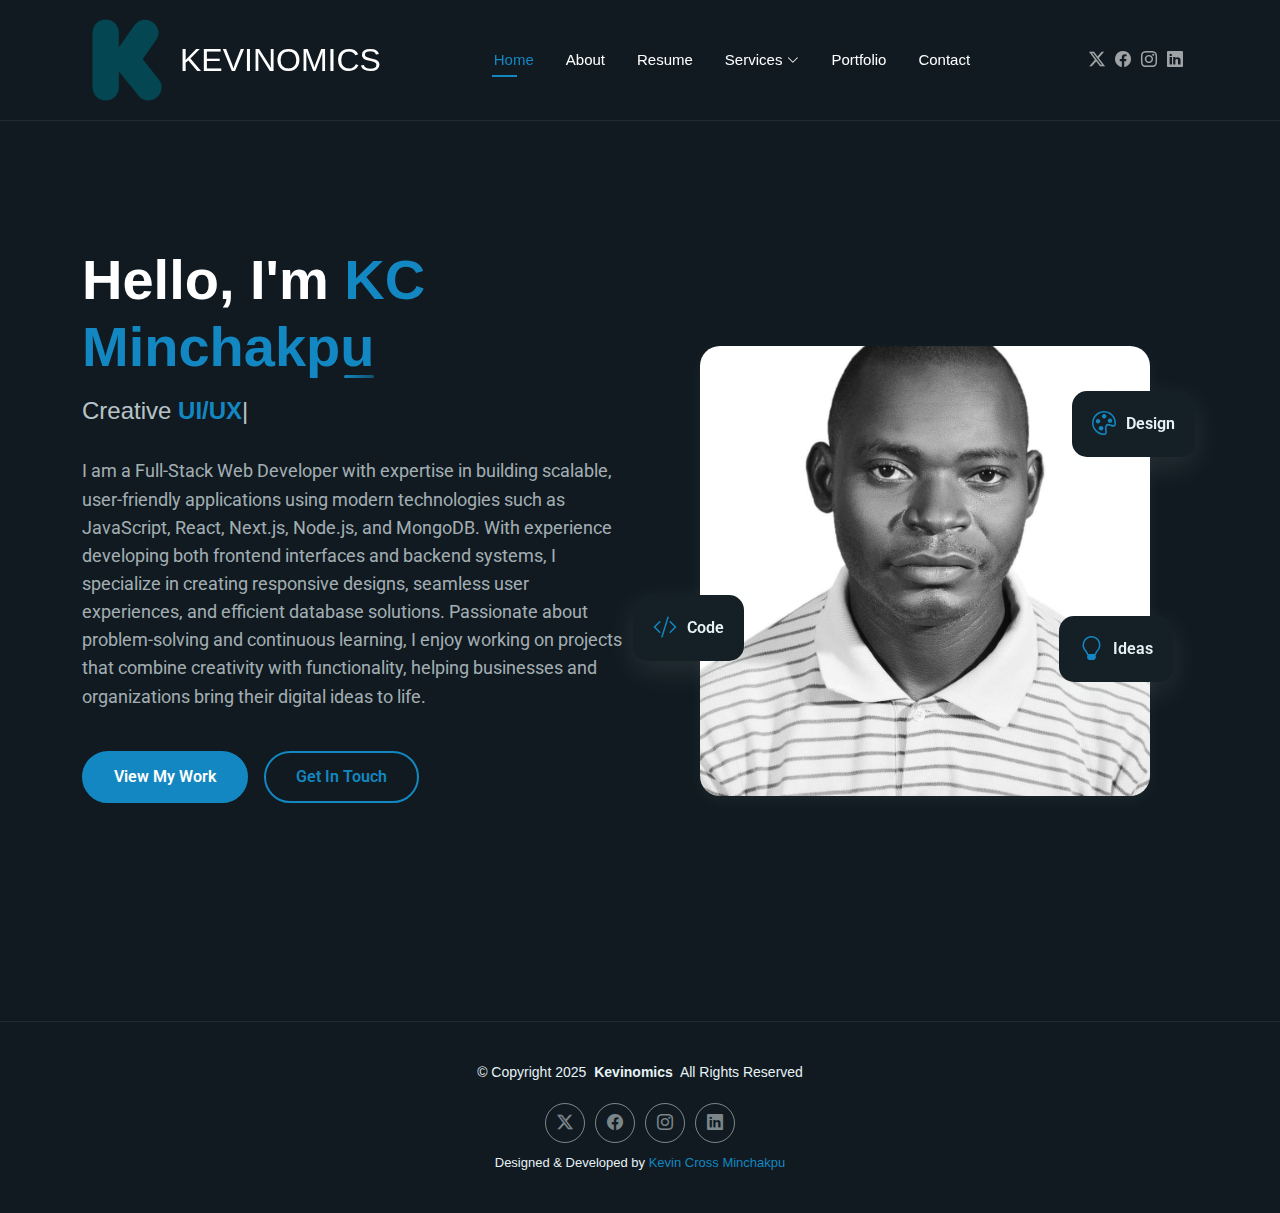
<file: index.html>
<!DOCTYPE html>
<html lang="en">

<head>
  <meta charset="utf-8">
  <meta content="width=device-width, initial-scale=1.0" name="viewport">
  <title>Kevinomics - Full-Stack Web Development</title>
  <meta name="description" content="">
  <meta name="keywords" content="">

  <!-- Favicons -->
  <link href="assets/img/favicon.ico" rel="icon">
  <link href="assets/img/apple-touch-icon.png" rel="apple-touch-icon">

  <!-- Fonts -->
  <link href="https://fonts.googleapis.com" rel="preconnect">
  <link href="https://fonts.gstatic.com" rel="preconnect" crossorigin>
  <link href="https://fonts.googleapis.com/css2?family=Roboto:ital,wght@0,100;0,300;0,400;0,500;0,700;0,900;1,100;1,300;1,400;1,500;1,700;1,900&family=Poppins:ital,wght@0,100;0,200;0,300;0,400;0,500;0,600;0,700;0,800;0,900;1,100;1,200;1,300;1,400;1,500;1,600;1,700;1,800;1,900&family=Raleway:ital,wght@0,100;0,200;0,300;0,400;0,500;0,600;0,700;0,800;0,900;1,100;1,200;1,300;1,400;1,500;1,600;1,700;1,800;1,900&display=swap" rel="stylesheet">

  <!-- Vendor CSS Files -->
  <link href="assets/vendor/bootstrap/css/bootstrap.min.css" rel="stylesheet">
  <link href="assets/vendor/bootstrap-icons/bootstrap-icons.css" rel="stylesheet">
  <link href="assets/vendor/aos/aos.css" rel="stylesheet">
  <link href="assets/vendor/swiper/swiper-bundle.min.css" rel="stylesheet">
  <link href="assets/vendor/glightbox/css/glightbox.min.css" rel="stylesheet">

  <!-- Main CSS File -->
  <link href="assets/css/main.css" rel="stylesheet">
</head>

<body class="index-page">

  <header id="header" class="header d-flex align-items-center dark-background sticky-top">
    <div class="container position-relative d-flex align-items-center justify-content-between">
      <a href="index.html" class="logo d-flex align-items-center me-auto me-xl-0">
      <img src="assets/img/logo.png" alt="">
      <h1 class="sitename">KEVINOMICS</h1> 
    </a>

      <nav id="navmenu" class="navmenu">
        <ul>
          <li><a href="index.html" class="active">Home</a></li>
          <li><a href="about.html">About</a></li>
          <li><a href="resume.html">Resume</a></li>
          <li class="dropdown"><a href="#"><span>Services</span> <i class="bi bi-chevron-down toggle-dropdown"></i></a>
            <ul>
              <li><a href="#">UI/UX Design</a></li>
              <li class="dropdown"><a href="#"><span>Web Development</span> <i class="bi bi-chevron-down toggle-dropdown"></i></a>
                <ul>
                  <li><a href="#">Frontend Development</a></li>
                  <li><a href="#">Backend Development</a></li>
                  <li><a href="#">Full Stack Development</a></li>
                  <li><a href="#">E-commerce Development</a></li>
                  <li><a href="#">School Management System</a></li>
                </ul>
              </li>
              <li><a href="#">Graphic Design</a></li>
              <li><a href="#">Digital Marketing</a></li>
              <li><a href="#">Content Creation</a></li>
              <li><a href="#">Hardware/Software Installation</a></li>
              <li><a href="#">IT Support</a></li>
              <li><a href="#">SEO Optimization</a></li>
            </ul>
          </li>
          <li><a href="portfolio.html">Portfolio</a></li>
          <li><a href="contact.html">Contact</a></li>
        </ul>
        <i class="mobile-nav-toggle d-xl-none bi bi-list"></i>
      </nav>

      <div class="header-social-links">
        <a href="#" class="twitter"><i class="bi bi-twitter-x"></i></a>
        <a href="#" class="facebook"><i class="bi bi-facebook"></i></a>
        <a href="#" class="instagram"><i class="bi bi-instagram"></i></a>
        <a href="#" class="linkedin"><i class="bi bi-linkedin"></i></a>
      </div>

    </div>
  </header>

  <main class="main">

    <!-- Hero Section -->
    <section id="hero" class="hero section">

      <div class="container" data-aos="fade-up" data-aos-delay="100">

        <div class="row gy-4 align-items-center">
          <div class="col-lg-6 order-2 order-lg-1">
            <div class="hero-content">
              <h1 data-aos="fade-up" data-aos-delay="200">Hello, I'm <span class="highlight">KC Minchakpu</span></h1>
              <h2 data-aos="fade-up" data-aos-delay="300">Creative <span class="typed" data-typed-items="UI/UX Designer, Web Developer, Digital Artist, Brand Strategist"></span></h2>
              <p data-aos="fade-up" data-aos-delay="400">I am a Full-Stack Web Developer with expertise in building scalable,
                user-friendly applications using modern technologies such as JavaScript, React, Next.js, Node.js, and MongoDB.
                With experience developing both frontend interfaces and backend systems, I specialize in creating 
                responsive designs, seamless user experiences, and efficient database solutions. Passionate about 
                problem-solving and continuous learning, I enjoy working on projects that combine creativity with 
                functionality, helping businesses and organizations bring their digital ideas to life.</p>
              <div class="hero-actions" data-aos="fade-up" data-aos-delay="500">
                <a href="portfolio.html" class="btn btn-primary">View My Work</a>
                <a href="contact.html" class="btn btn-outline">Get In Touch</a>
              </div>
              <div class="social-links" data-aos="fade-up" data-aos-delay="600">
                <a href="#"><i class="bi bi-twitter"></i></a>
                <a href="#"><i class="bi bi-linkedin"></i></a>
                <a href="#"><i class="bi bi-github"></i></a>
                <a href="#"><i class="bi bi-dribbble"></i></a>
              </div>
            </div>
          </div>
          <div class="col-lg-6 order-1 order-lg-2">
            <div class="hero-image" data-aos="zoom-in" data-aos-delay="300">
              <div class="image-wrapper">
                <img src="assets/img/profile/Kevin-Cross.jpg" alt="KC Minchakpu" class="img-fluid">
                <div class="floating-elements">
                  <div class="floating-card design" data-aos="fade-left" data-aos-delay="700">
                    <i class="bi bi-palette"></i>
                    <span>Design</span>
                  </div>
                  <div class="floating-card code" data-aos="fade-right" data-aos-delay="800">
                    <i class="bi bi-code-slash"></i>
                    <span>Code</span>
                  </div>
                  <div class="floating-card creativity" data-aos="fade-up" data-aos-delay="900">
                    <i class="bi bi-lightbulb"></i>
                    <span>Ideas</span>
                  </div>
                </div>
              </div>
            </div>
          </div>
        </div>

      </div>

    </section><!-- /Hero Section -->

  </main>

  <footer id="footer" class="footer">

    <div class="container">
      <div class="copyright text-center ">
        <p>© <span>Copyright 2025</span> <strong class="px-1 sitename">Kevinomics</strong> <span>All Rights Reserved<br></span></p>
      </div>
      <div class="social-links d-flex justify-content-center">
        <a href=""><i class="bi bi-twitter-x"></i></a>
        <a href=""><i class="bi bi-facebook"></i></a>
        <a href=""><i class="bi bi-instagram"></i></a>
        <a href=""><i class="bi bi-linkedin"></i></a>
      </div>
      <div class="credits">
        Designed & Developed by <a href="https://bootstrapmade.com/">Kevin Cross Minchakpu</a>
      </div>
    </div>

  </footer>

  <!-- Scroll Top -->
  <a href="#" id="scroll-top" class="scroll-top d-flex align-items-center justify-content-center"><i class="bi bi-arrow-up-short"></i></a>

  <!-- Preloader -->
  <div id="preloader"></div>

  <!-- Vendor JS Files -->
  <script src="assets/vendor/bootstrap/js/bootstrap.bundle.min.js"></script>
  <script src="assets/vendor/php-email-form/validate.js"></script>
  <script src="assets/vendor/aos/aos.js"></script>
  <script src="assets/vendor/typed.js/typed.umd.js"></script>
  <script src="assets/vendor/waypoints/noframework.waypoints.js"></script>
  <script src="assets/vendor/purecounter/purecounter_vanilla.js"></script>
  <script src="assets/vendor/swiper/swiper-bundle.min.js"></script>
  <script src="assets/vendor/imagesloaded/imagesloaded.pkgd.min.js"></script>
  <script src="assets/vendor/isotope-layout/isotope.pkgd.min.js"></script>
  <script src="assets/vendor/glightbox/js/glightbox.min.js"></script>

  <!-- Main JS File -->
  <script src="assets/js/main.js"></script>

</body>

</html>
</file>
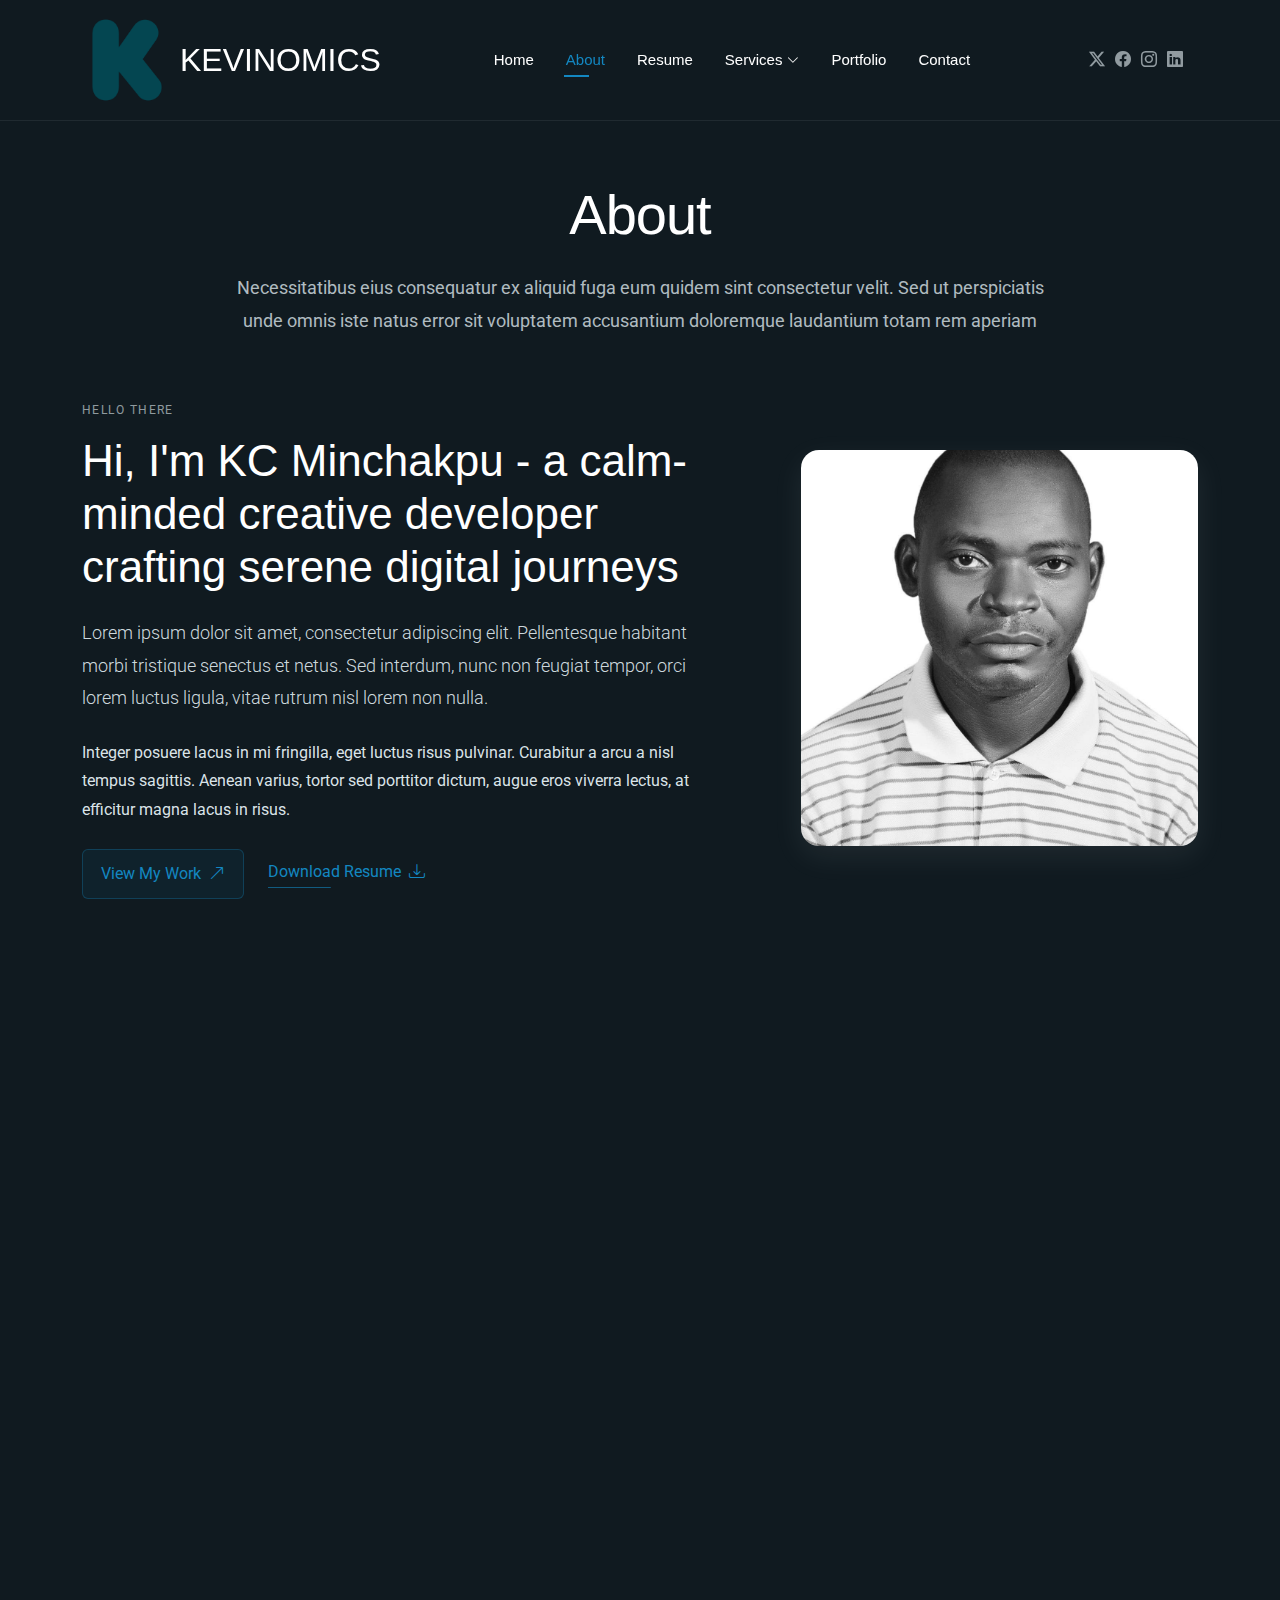
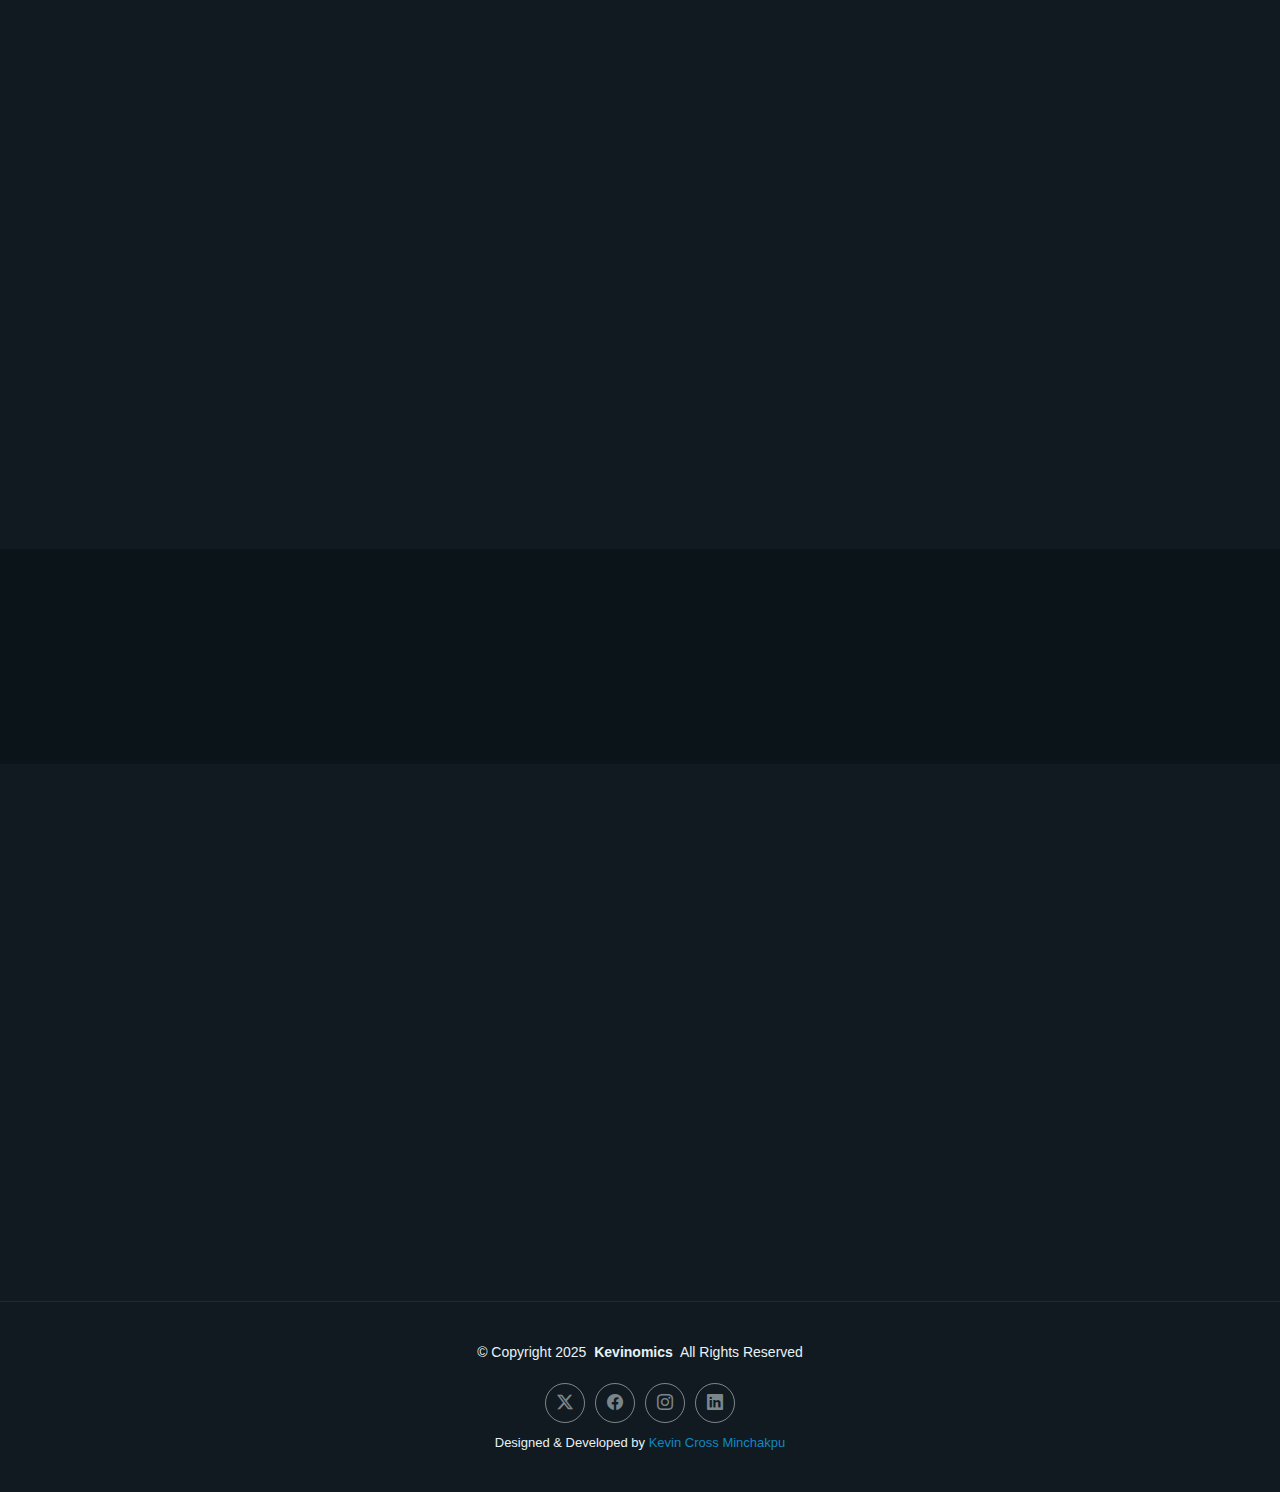
<file: about.html>
<!DOCTYPE html>
<html lang="en">

<head>
  <meta charset="utf-8">
  <meta content="width=device-width, initial-scale=1.0" name="viewport">
  <title>About - Kevinomics</title>
  <meta name="description" content="">
  <meta name="keywords" content="">

  <!-- Favicons -->
  <link href="assets/img/favicon.png" rel="icon">
  <link href="assets/img/apple-touch-icon.png" rel="apple-touch-icon">

  <!-- Fonts -->
  <link href="https://fonts.googleapis.com" rel="preconnect">
  <link href="https://fonts.gstatic.com" rel="preconnect" crossorigin>
  <link href="https://fonts.googleapis.com/css2?family=Roboto:ital,wght@0,100;0,300;0,400;0,500;0,700;0,900;1,100;1,300;1,400;1,500;1,700;1,900&family=Poppins:ital,wght@0,100;0,200;0,300;0,400;0,500;0,600;0,700;0,800;0,900;1,100;1,200;1,300;1,400;1,500;1,600;1,700;1,800;1,900&family=Raleway:ital,wght@0,100;0,200;0,300;0,400;0,500;0,600;0,700;0,800;0,900;1,100;1,200;1,300;1,400;1,500;1,600;1,700;1,800;1,900&display=swap" rel="stylesheet">

  <!-- Vendor CSS Files -->
  <link href="assets/vendor/bootstrap/css/bootstrap.min.css" rel="stylesheet">
  <link href="assets/vendor/bootstrap-icons/bootstrap-icons.css" rel="stylesheet">
  <link href="assets/vendor/aos/aos.css" rel="stylesheet">
  <link href="assets/vendor/swiper/swiper-bundle.min.css" rel="stylesheet">
  <link href="assets/vendor/glightbox/css/glightbox.min.css" rel="stylesheet">

  <!-- Main CSS File -->
  <link href="assets/css/main.css" rel="stylesheet">
</head>

<body class="about-page">

  <header id="header" class="header d-flex align-items-center light-background sticky-top">
    <div class="container position-relative d-flex align-items-center justify-content-between">

      <a href="index.html" class="logo d-flex align-items-center me-auto me-xl-0">
      <img src="assets/img/logo.png" alt="">
      <h1 class="sitename">KEVINOMICS</h1> 
    </a>

      <nav id="navmenu" class="navmenu">
        <ul>
          <li><a href="index.html">Home</a></li>
          <li><a href="about.html" class="active">About</a></li>
          <li><a href="resume.html">Resume</a></li>
          <li class="dropdown"><a href="services.html"><span>Services</span> <i class="bi bi-chevron-down toggle-dropdown"></i></a>
            <ul>
              <li><a href="#">UI/UX Design</a></li>
              <li class="dropdown"><a href="#"><span>Web Development</span> <i class="bi bi-chevron-down toggle-dropdown"></i></a>
                <ul>
                  <li><a href="#">Frontend Development</a></li>
                  <li><a href="#">Backend Development</a></li>
                  <li><a href="#">Full Stack Development</a></li>
                  <li><a href="#">E-commerce Development</a></li>
                  <li><a href="#">School Management System</a></li>
                </ul>
              </li>
              <li><a href="#">Graphic Design</a></li>
              <li><a href="#">Digital Marketing</a></li>
              <li><a href="#">Content Creation</a></li>
              <li><a href="#">Hardware/Software Installation</a></li>
              <li><a href="#">IT Support</a></li>
              <li><a href="#">SEO Optimization</a></li>
            </ul>
          </li>
          <li><a href="portfolio.html">Portfolio</a></li>
          <li><a href="contact.html">Contact</a></li>
        </ul>
        <i class="mobile-nav-toggle d-xl-none bi bi-list"></i>
      </nav>

      <div class="header-social-links">
        <a href="#" class="twitter"><i class="bi bi-twitter-x"></i></a>
        <a href="#" class="facebook"><i class="bi bi-facebook"></i></a>
        <a href="#" class="instagram"><i class="bi bi-instagram"></i></a>
        <a href="#" class="linkedin"><i class="bi bi-linkedin"></i></a>
      </div>

    </div>
  </header>

  <main class="main">

    <!-- About Section -->
    <section id="about" class="about section">

      <!-- Section Title -->
      <div class="container section-title" data-aos="fade-up">
        <h2>About</h2>
        <p>Necessitatibus eius consequatur ex aliquid fuga eum quidem sint consectetur velit. Sed ut perspiciatis unde omnis iste natus error sit voluptatem accusantium doloremque laudantium totam rem aperiam</p>
      </div><!-- End Section Title -->

      <div class="container" data-aos="fade-up" data-aos-delay="100">

        <!-- Intro + Photo -->
        <div class="row align-items-center justify-content-between gy-5 mb-5">
          <div class="col-lg-7" data-aos="fade-right" data-aos-delay="150">
            <div class="intro-content">
              <span class="eyebrow">Hello there</span>
              <h2 class="headline">Hi, I'm KC Minchakpu - a calm-minded creative developer crafting serene digital journeys</h2>
              <p class="lead">
                Lorem ipsum dolor sit amet, consectetur adipiscing elit. Pellentesque habitant morbi tristique senectus et netus. Sed interdum, nunc non feugiat tempor, orci lorem luctus ligula, vitae rutrum nisl lorem non nulla.
              </p>
              <p>
                Integer posuere lacus in mi fringilla, eget luctus risus pulvinar. Curabitur a arcu a nisl tempus sagittis. Aenean varius, tortor sed porttitor dictum, augue eros viverra lectus, at efficitur magna lacus in risus.
              </p>

              <div class="cta-group">
                <a href="#portfolio" class="btn-ghost">
                  View My Work <i class="bi bi-arrow-up-right"></i>
                </a>
                <a href="#" class="link-underline">
                  Download Resume <i class="bi bi-download"></i>
                </a>
              </div>
            </div>
          </div>

          <div class="col-lg-5" data-aos="zoom-in" data-aos-delay="250">
            <figure class="profile-figure text-center text-lg-end">
              <img src="assets/img/profile/Kevin-Cross.jpg" alt="Portrait of Kevin Cross" class="img-fluid profile-photo">
            </figure>
          </div>
        </div>
        <!-- End Intro + Photo -->

        <!-- Skills Grid -->
        <div class="mb-5">
          <div class="row g-4">
            <div class="col-6 col-md-4 col-lg-3" data-aos="fade-up" data-aos-delay="120">
              <div class="skill-item">
                <i class="bi bi-layout-text-window"></i>
                <h3>UI/UX</h3>
                <p>Vivamus sagittis lacus molestie placerat.</p>
              </div>
            </div>
            <div class="col-6 col-md-4 col-lg-3" data-aos="fade-up" data-aos-delay="180">
              <div class="skill-item">
                <i class="bi bi-code-slash"></i>
                <h3>React.js</h3>
                <p>Maecenas pharetra magna sit amet risus.</p>
              </div>
            </div>
            <div class="col-6 col-md-4 col-lg-3" data-aos="fade-up" data-aos-delay="240">
              <div class="skill-item">
                <i class="bi bi-phone"></i>
                <h3>Mobile-first</h3>
                <p>Donec id elit non mi porta gravida.</p>
              </div>
            </div>
            <div class="col-6 col-md-4 col-lg-3" data-aos="fade-up" data-aos-delay="300">
              <div class="skill-item">
                <i class="bi bi-camera"></i>
                <h3>Photography</h3>
                <p>Aliquam euismod nunc at augue cursus.</p>
              </div>
            </div>
          </div>
        </div>
        <!-- End Skills Grid -->

        <!-- Journey Timeline -->
        <div class="mb-5">
          <div class="row g-4">
            <div class="col-md-6 col-lg-3" data-aos="fade-up" data-aos-delay="120">
              <article class="timeline-item">
                <span class="dot"></span>
                <time>2018</time>
                <h4>B.A. in Design</h4>
                <p>Quisque euismod turpis ut sapien luctus bibendum.</p>
              </article>
            </div>
            <div class="col-md-6 col-lg-3" data-aos="fade-up" data-aos-delay="180">
              <article class="timeline-item">
                <span class="dot"></span>
                <time>2020</time>
                <h4>Freelance Start</h4>
                <p>Mauris non arcu non urna convallis vulputate.</p>
              </article>
            </div>
            <div class="col-md-6 col-lg-3" data-aos="fade-up" data-aos-delay="240">
              <article class="timeline-item">
                <span class="dot"></span>
                <time>2022</time>
                <h4>Joined Creative Studio</h4>
                <p>Nunc sed nibh et libero fermentum posuere.</p>
              </article>
            </div>
            <div class="col-md-6 col-lg-3" data-aos="fade-up" data-aos-delay="300">
              <article class="timeline-item">
                <span class="dot"></span>
                <time>2024</time>
                <h4>Lead Frontend</h4>
                <p>Proin commodo massa sit amet urna pretium.</p>
              </article>
            </div>
          </div>
        </div>
        <!-- End Journey Timeline -->

        <!-- Quote -->
        <blockquote class="personal-quote text-center mb-5" data-aos="fade-down" data-aos-delay="200">
          <p>"Building clean and meaningful experiences through thoughtful code and quiet design."</p>
        </blockquote>
        <!-- End Quote -->

        <!-- Fun Facts -->
        <div class="row g-3 justify-content-center">
          <div class="col-6 col-md-3 col-lg-2" data-aos="zoom-in" data-aos-delay="120">
            <div class="fact-pill">
              <i class="bi bi-magic"></i>
              <span>Minimalism</span>
            </div>
          </div>
          <div class="col-6 col-md-3 col-lg-2" data-aos="zoom-in" data-aos-delay="160">
            <div class="fact-pill">
              <i class="bi bi-headphones"></i>
              <span>Lo-fi Beats</span>
            </div>
          </div>
          <div class="col-6 col-md-3 col-lg-2" data-aos="zoom-in" data-aos-delay="200">
            <div class="fact-pill">
              <i class="bi bi-geo-alt"></i>
              <span>City Walks</span>
            </div>
          </div>
          <div class="col-6 col-md-3 col-lg-2" data-aos="zoom-in" data-aos-delay="240">
            <div class="fact-pill">
              <i class="bi bi-brush"></i>
              <span>Sketching</span>
            </div>
          </div>
        </div>
        <!-- End Fun Facts -->

      </div>

    </section><!-- /About Section -->

    <!-- Skills Section -->
    <section id="skills" class="skills section">

      <!-- Section Title -->
      <div class="container section-title" data-aos="fade-up">
        <h2>Skills</h2>
        <p>Necessitatibus eius consequatur ex aliquid fuga eum quidem sint consectetur velit. Sed ut perspiciatis unde omnis iste natus error sit voluptatem accusantium doloremque laudantium totam rem aperiam</p>
      </div><!-- End Section Title -->

      <div class="container" data-aos="fade-up" data-aos-delay="100">

        <div class="row g-4 skills-animation">

          <div class="col-md-6 col-lg-3" data-aos="fade-up" data-aos-delay="100">
            <div class="skill-box">
              <h3>HTML</h3>
              <p>Sed ut perspiciatis unde omnis iste natus error sit voluptatem.</p>
              <span class="text-end d-block">90%</span>
              <div class="progress">
                <div class="progress-bar" role="progressbar" aria-valuenow="90" aria-valuemin="0" aria-valuemax="100"></div>
              </div>
            </div>
          </div>

          <div class="col-md-6 col-lg-3" data-aos="fade-up" data-aos-delay="200">
            <div class="skill-box">
              <h3>CSS</h3>
              <p>Nemo enim ipsam voluptatem quia voluptas sit aspernatur.</p>
              <span class="text-end d-block">90%</span>
              <div class="progress">
                <div class="progress-bar" role="progressbar" aria-valuenow="95" aria-valuemin="0" aria-valuemax="100"></div>
              </div>
            </div>
          </div>

          <div class="col-md-6 col-lg-3" data-aos="fade-up" data-aos-delay="300">
            <div class="skill-box">
              <h3>JavaScript</h3>
              <p>Neque porro quisquam est qui dolorem ipsum quia dolor.</p>
              <span class="text-end d-block">80%</span>
              <div class="progress">
                <div class="progress-bar" role="progressbar" aria-valuenow="80" aria-valuemin="0" aria-valuemax="100"></div>
              </div>
            </div>
          </div>

          <div class="col-md-6 col-lg-3" data-aos="fade-up" data-aos-delay="400">
            <div class="skill-box">
              <h3>Photoshop</h3>
              <p>Quis autem vel eum iure reprehenderit qui in ea voluptate.</p>
              <span class="text-end d-block">55%</span>
              <div class="progress">
                <div class="progress-bar" role="progressbar" aria-valuenow="55" aria-valuemin="0" aria-valuemax="100">
                </div>
              </div>
            </div>
          </div>

        </div>

      </div>

    </section><!-- /Skills Section -->

    <!-- Stats Section -->
    <section id="stats" class="stats section dark-background">

      <div class="container" data-aos="fade-up" data-aos-delay="100">

        <div class="row align-items-center">
          <div class="col-lg-4" data-aos="fade-up" data-aos-delay="200">
            <div class="avatars d-flex align-items-center">
              <img src="assets/img/person/person-m-2.webp" alt="Avatar 1" class="rounded-circle" loading="lazy">
              <img src="assets/img/person/person-m-3.webp" alt="Avatar 2" class="rounded-circle" loading="lazy">
              <img src="assets/img/person/person-f-5.webp" alt="Avatar 3" class="rounded-circle" loading="lazy">
              <img src="assets/img/person/person-m-5.webp" alt="Avatar 4" class="rounded-circle" loading="lazy">
            </div>
          </div>

          <div class="col-lg-8">
            <div class="row counters">
              <div class="col-md-4" data-aos="fade-up" data-aos-delay="300">
                <h2><span data-purecounter-start="0" data-purecounter-end="185" data-purecounter-duration="1" class="purecounter"></span>+</h2>
                <p>Nemo enim ipsam</p>
              </div>

              <div class="col-md-4" data-aos="fade-up" data-aos-delay="400">
                <h2><span data-purecounter-start="0" data-purecounter-end="32" data-purecounter-duration="1" class="purecounter"></span>K</h2>
                <p>Voluptatem sequi</p>
              </div>

              <div class="col-md-4" data-aos="fade-up" data-aos-delay="500">
                <h2><span data-purecounter-start="0" data-purecounter-end="128" data-purecounter-duration="1" class="purecounter"></span>+</h2>
                <p>Dolor sit consectetur</p>
              </div>
            </div>
          </div>
        </div>
      </div>

    </section><!-- /Stats Section -->

    <!-- Testimonials Section -->
    <section id="testimonials" class="testimonials section">

      <!-- Section Title -->
      <div class="container section-title" data-aos="fade-up">
        <h2>Testimonials</h2>
        <p>Necessitatibus eius consequatur ex aliquid fuga eum quidem sint consectetur velit</p>
      </div><!-- End Section Title -->

      <div class="container" data-aos="fade-up" data-aos-delay="100">

        <div class="swiper init-swiper">
          <script type="application/json" class="swiper-config">
            {
              "loop": true,
              "speed": 600,
              "autoplay": {
                "delay": 5000
              },
              "slidesPerView": "auto",
              "pagination": {
                "el": ".swiper-pagination",
                "type": "bullets",
                "clickable": true
              }
            }
          </script>
          <div class="swiper-wrapper">

            <div class="swiper-slide">
              <div class="testimonial-item">
                <div class="row gy-4 justify-content-center">
                  <div class="col-lg-6">
                    <div class="testimonial-content">
                      <p>
                        <i class="bi bi-quote quote-icon-left"></i>
                        <span>Proin iaculis purus consequat sem cure digni ssim donec porttitora entum suscipit rhoncus. Accusantium quam, ultricies eget id, aliquam eget nibh et. Maecen aliquam, risus at semper.</span>
                        <i class="bi bi-quote quote-icon-right"></i>
                      </p>
                      <h3>Saul Goodman</h3>
                      <h4>Ceo &amp; Founder</h4>
                      <div class="stars">
                        <i class="bi bi-star-fill"></i><i class="bi bi-star-fill"></i><i class="bi bi-star-fill"></i><i class="bi bi-star-fill"></i><i class="bi bi-star-fill"></i>
                      </div>
                    </div>
                  </div>
                  <div class="col-lg-2 text-center">
                    <img src="assets/img/person/person-m-9.webp" class="img-fluid testimonial-img" alt="">
                  </div>
                </div>
              </div>
            </div><!-- End testimonial item -->

            <div class="swiper-slide">
              <div class="testimonial-item">
                <div class="row gy-4 justify-content-center">
                  <div class="col-lg-6">
                    <div class="testimonial-content">
                      <p>
                        <i class="bi bi-quote quote-icon-left"></i>
                        <span>Export tempor illum tamen malis malis eram quae irure esse labore quem cillum quid cillum eram malis quorum velit fore eram velit sunt aliqua noster fugiat irure amet legam anim culpa.</span>
                        <i class="bi bi-quote quote-icon-right"></i>
                      </p>
                      <h3>Sara Wilsson</h3>
                      <h4>Designer</h4>
                      <div class="stars">
                        <i class="bi bi-star-fill"></i><i class="bi bi-star-fill"></i><i class="bi bi-star-fill"></i><i class="bi bi-star-fill"></i><i class="bi bi-star-fill"></i>
                      </div>
                    </div>
                  </div>
                  <div class="col-lg-2 text-center">
                    <img src="assets/img/person/person-f-5.webp" class="img-fluid testimonial-img" alt="">
                  </div>
                </div>
              </div>
            </div><!-- End testimonial item -->

            <div class="swiper-slide">
              <div class="testimonial-item">
                <div class="row gy-4 justify-content-center">
                  <div class="col-lg-6">
                    <div class="testimonial-content">
                      <p>
                        <i class="bi bi-quote quote-icon-left"></i>
                        <span>Enim nisi quem export duis labore cillum quae magna enim sint quorum nulla quem veniam duis minim tempor labore quem eram duis noster aute amet eram fore quis sint minim.</span>
                        <i class="bi bi-quote quote-icon-right"></i>
                      </p>
                      <h3>Jena Karlis</h3>
                      <h4>Store Owner</h4>
                      <div class="stars">
                        <i class="bi bi-star-fill"></i><i class="bi bi-star-fill"></i><i class="bi bi-star-fill"></i><i class="bi bi-star-fill"></i><i class="bi bi-star-fill"></i>
                      </div>
                    </div>
                  </div>
                  <div class="col-lg-2 text-center">
                    <img src="assets/img/person/person-f-12.webp" class="img-fluid testimonial-img" alt="">
                  </div>
                </div>
              </div>
            </div><!-- End testimonial item -->

            <div class="swiper-slide">
              <div class="testimonial-item">
                <div class="row gy-4 justify-content-center">
                  <div class="col-lg-6">
                    <div class="testimonial-content">
                      <p>
                        <i class="bi bi-quote quote-icon-left"></i>
                        <span>Fugiat enim eram quae cillum dolore dolor amet nulla culpa multos export minim fugiat minim velit minim dolor enim duis veniam ipsum anim magna sunt elit fore quem dolore labore illum veniam.</span>
                        <i class="bi bi-quote quote-icon-right"></i>
                      </p>
                      <h3>John Larson</h3>
                      <h4>Entrepreneur</h4>
                      <div class="stars">
                        <i class="bi bi-star-fill"></i><i class="bi bi-star-fill"></i><i class="bi bi-star-fill"></i><i class="bi bi-star-fill"></i><i class="bi bi-star-fill"></i>
                      </div>
                    </div>
                  </div>
                  <div class="col-lg-2 text-center">
                    <img src="assets/img/person/person-m-12.webp" class="img-fluid testimonial-img" alt="">
                  </div>
                </div>
              </div>
            </div><!-- End testimonial item -->

          </div>
          <div class="swiper-pagination"></div>
        </div>

      </div>

    </section><!-- /Testimonials Section -->

  </main>

  <footer id="footer" class="footer">

    <div class="container">
      <div class="copyright text-center ">
        <p>© <span>Copyright 2025</span> <strong class="px-1 sitename">Kevinomics</strong> <span>All Rights Reserved<br></span></p>
      </div>
      <div class="social-links d-flex justify-content-center">
        <a href=""><i class="bi bi-twitter-x"></i></a>
        <a href=""><i class="bi bi-facebook"></i></a>
        <a href=""><i class="bi bi-instagram"></i></a>
        <a href=""><i class="bi bi-linkedin"></i></a>
      </div>
      <div class="credits">
        Designed & Developed by <a href="https://bootstrapmade.com/">Kevin Cross Minchakpu</a>
      </div>
    </div>

  </footer>

  <!-- Scroll Top -->
  <a href="#" id="scroll-top" class="scroll-top d-flex align-items-center justify-content-center"><i class="bi bi-arrow-up-short"></i></a>

  <!-- Preloader -->
  <div id="preloader"></div>

  <!-- Vendor JS Files -->
  <script src="assets/vendor/bootstrap/js/bootstrap.bundle.min.js"></script>
  <script src="assets/vendor/php-email-form/validate.js"></script>
  <script src="assets/vendor/aos/aos.js"></script>
  <script src="assets/vendor/typed.js/typed.umd.js"></script>
  <script src="assets/vendor/waypoints/noframework.waypoints.js"></script>
  <script src="assets/vendor/purecounter/purecounter_vanilla.js"></script>
  <script src="assets/vendor/swiper/swiper-bundle.min.js"></script>
  <script src="assets/vendor/imagesloaded/imagesloaded.pkgd.min.js"></script>
  <script src="assets/vendor/isotope-layout/isotope.pkgd.min.js"></script>
  <script src="assets/vendor/glightbox/js/glightbox.min.js"></script>

  <!-- Main JS File -->
  <script src="assets/js/main.js"></script>

</body>

</html>
</file>
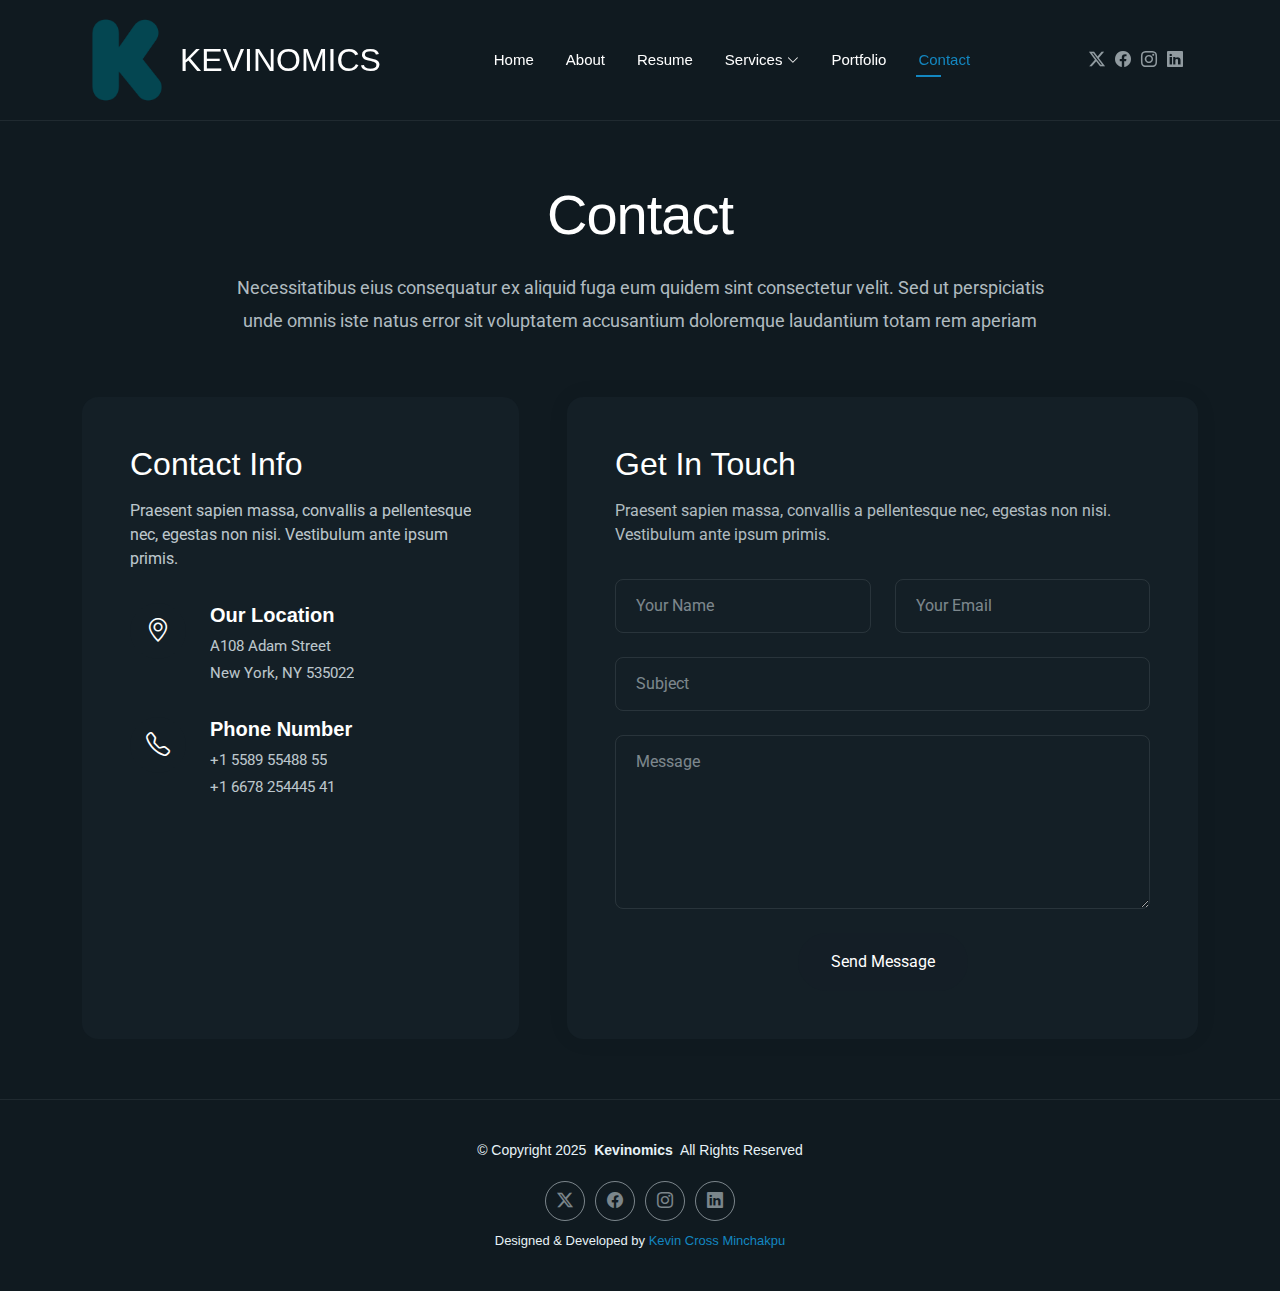
<file: contact.html>
<!DOCTYPE html>
<html lang="en">

<head>
  <meta charset="utf-8">
  <meta content="width=device-width, initial-scale=1.0" name="viewport">
  <title>Contact - Kevinomics</title>
  <meta name="description" content="">
  <meta name="keywords" content="">

  <!-- Favicons -->
  <link href="assets/img/favicon.png" rel="icon">
  <link href="assets/img/apple-touch-icon.png" rel="apple-touch-icon">

  <!-- Fonts -->
  <link href="https://fonts.googleapis.com" rel="preconnect">
  <link href="https://fonts.gstatic.com" rel="preconnect" crossorigin>
  <link href="https://fonts.googleapis.com/css2?family=Roboto:ital,wght@0,100;0,300;0,400;0,500;0,700;0,900;1,100;1,300;1,400;1,500;1,700;1,900&family=Poppins:ital,wght@0,100;0,200;0,300;0,400;0,500;0,600;0,700;0,800;0,900;1,100;1,200;1,300;1,400;1,500;1,600;1,700;1,800;1,900&family=Raleway:ital,wght@0,100;0,200;0,300;0,400;0,500;0,600;0,700;0,800;0,900;1,100;1,200;1,300;1,400;1,500;1,600;1,700;1,800;1,900&display=swap" rel="stylesheet">

  <!-- Vendor CSS Files -->
  <link href="assets/vendor/bootstrap/css/bootstrap.min.css" rel="stylesheet">
  <link href="assets/vendor/bootstrap-icons/bootstrap-icons.css" rel="stylesheet">
  <link href="assets/vendor/aos/aos.css" rel="stylesheet">
  <link href="assets/vendor/swiper/swiper-bundle.min.css" rel="stylesheet">
  <link href="assets/vendor/glightbox/css/glightbox.min.css" rel="stylesheet">

  <!-- Main CSS File -->
  <link href="assets/css/main.css" rel="stylesheet">
</head>

<body class="contact-page">

  <header id="header" class="header d-flex align-items-center light-background sticky-top">
    <div class="container position-relative d-flex align-items-center justify-content-between">

      <a href="index.html" class="logo d-flex align-items-center me-auto me-xl-0">
      <img src="assets/img/logo.png" alt="">
      <h1 class="sitename">KEVINOMICS</h1> 
    </a>

      <nav id="navmenu" class="navmenu">
        <ul>
          <li><a href="index.html" >Home</a></li>
          <li><a href="about.html">About</a></li>
          <li><a href="resume.html">Resume</a></li>
          <li class="dropdown"><a href="#"><span>Services</span> <i class="bi bi-chevron-down toggle-dropdown"></i></a>
            <ul>
              <li><a href="#">UI/UX Design</a></li>
              <li class="dropdown"><a href="#"><span>Web Development</span> <i class="bi bi-chevron-down toggle-dropdown"></i></a>
                <ul>
                  <li><a href="#">Frontend Development</a></li>
                  <li><a href="#">Backend Development</a></li>
                  <li><a href="#">Full Stack Development</a></li>
                  <li><a href="#">E-commerce Development</a></li>
                  <li><a href="#">School Management System</a></li>
                </ul>
              </li>
              <li><a href="#">Graphic Design</a></li>
              <li><a href="#">Digital Marketing</a></li>
              <li><a href="#">Content Creation</a></li>
              <li><a href="#">Hardware/Software Installation</a></li>
              <li><a href="#">IT Support</a></li>
              <li><a href="#">SEO Optimization</a></li>
            </ul>
          </li>
          <li><a href="portfolio.html">Portfolio</a></li>
          <li><a href="contact.html" class="active">Contact</a></li>
        </ul>
        <i class="mobile-nav-toggle d-xl-none bi bi-list"></i>
      </nav>

      <div class="header-social-links">
        <a href="#" class="twitter"><i class="bi bi-twitter-x"></i></a>
        <a href="#" class="facebook"><i class="bi bi-facebook"></i></a>
        <a href="#" class="instagram"><i class="bi bi-instagram"></i></a>
        <a href="#" class="linkedin"><i class="bi bi-linkedin"></i></a>
      </div>

    </div>
  </header>

  <main class="main">

    <!-- Contact Section -->
    <section id="contact" class="contact section">

      <!-- Section Title -->
      <div class="container section-title" data-aos="fade-up">
        <h2>Contact</h2>
        <p>Necessitatibus eius consequatur ex aliquid fuga eum quidem sint consectetur velit. Sed ut perspiciatis unde omnis iste natus error sit voluptatem accusantium doloremque laudantium totam rem aperiam</p>
      </div><!-- End Section Title -->

      <div class="container" data-aos="fade-up" data-aos-delay="100">

        <div class="row g-4 g-lg-5">
          <div class="col-lg-5">
            <div class="info-box" data-aos="fade-up" data-aos-delay="200">
              <h3>Contact Info</h3>
              <p>Praesent sapien massa, convallis a pellentesque nec, egestas non nisi. Vestibulum ante ipsum primis.</p>

              <div class="info-item" data-aos="fade-up" data-aos-delay="300">
                <div class="icon-box">
                  <i class="bi bi-geo-alt"></i>
                </div>
                <div class="content">
                  <h4>Our Location</h4>
                  <p>A108 Adam Street</p>
                  <p>New York, NY 535022</p>
                </div>
              </div>

              <div class="info-item" data-aos="fade-up" data-aos-delay="400">
                <div class="icon-box">
                  <i class="bi bi-telephone"></i>
                </div>
                <div class="content">
                  <h4>Phone Number</h4>
                  <p>+1 5589 55488 55</p>
                  <p>+1 6678 254445 41</p>
                </div>
              </div>

              <div class="info-item" data-aos="fade-up" data-aos-delay="500">
                <div class="icon-box">
                  <i class="bi bi-envelope"></i>
                </div>
                <div class="content">
                  <h4>Email Address</h4>
                  <p>info@example.com</p>
                  <p>contact@example.com</p>
                </div>
              </div>
            </div>
          </div>

          <div class="col-lg-7">
            <div class="contact-form" data-aos="fade-up" data-aos-delay="300">
              <h3>Get In Touch</h3>
              <p>Praesent sapien massa, convallis a pellentesque nec, egestas non nisi. Vestibulum ante ipsum primis.</p>

              <form action="forms/contact.php" method="post" class="php-email-form" data-aos="fade-up" data-aos-delay="200">
                <div class="row gy-4">

                  <div class="col-md-6">
                    <input type="text" name="name" class="form-control" placeholder="Your Name" required="">
                  </div>

                  <div class="col-md-6 ">
                    <input type="email" class="form-control" name="email" placeholder="Your Email" required="">
                  </div>

                  <div class="col-12">
                    <input type="text" class="form-control" name="subject" placeholder="Subject" required="">
                  </div>

                  <div class="col-12">
                    <textarea class="form-control" name="message" rows="6" placeholder="Message" required=""></textarea>
                  </div>

                  <div class="col-12 text-center">
                    <div class="loading">Loading</div>
                    <div class="error-message"></div>
                    <div class="sent-message">Your message has been sent. Thank you!</div>

                    <button type="submit" class="btn">Send Message</button>
                  </div>

                </div>
              </form>

            </div>
          </div>

        </div>

      </div>

    </section><!-- /Contact Section -->

  </main>

  <footer id="footer" class="footer">

    <div class="container">
      <div class="copyright text-center ">
        <p>© <span>Copyright 2025</span> <strong class="px-1 sitename">Kevinomics</strong> <span>All Rights Reserved<br></span></p>
      </div>
      <div class="social-links d-flex justify-content-center">
        <a href=""><i class="bi bi-twitter-x"></i></a>
        <a href=""><i class="bi bi-facebook"></i></a>
        <a href=""><i class="bi bi-instagram"></i></a>
        <a href=""><i class="bi bi-linkedin"></i></a>
      </div>
      <div class="credits">
        Designed & Developed by <a href="https://bootstrapmade.com/">Kevin Cross Minchakpu</a>
      </div>
    </div>

  </footer>

  <!-- Scroll Top -->
  <a href="#" id="scroll-top" class="scroll-top d-flex align-items-center justify-content-center"><i class="bi bi-arrow-up-short"></i></a>

  <!-- Preloader -->
  <div id="preloader"></div>

  <!-- Vendor JS Files -->
  <script src="assets/vendor/bootstrap/js/bootstrap.bundle.min.js"></script>
  <script src="assets/vendor/php-email-form/validate.js"></script>
  <script src="assets/vendor/aos/aos.js"></script>
  <script src="assets/vendor/typed.js/typed.umd.js"></script>
  <script src="assets/vendor/waypoints/noframework.waypoints.js"></script>
  <script src="assets/vendor/purecounter/purecounter_vanilla.js"></script>
  <script src="assets/vendor/swiper/swiper-bundle.min.js"></script>
  <script src="assets/vendor/imagesloaded/imagesloaded.pkgd.min.js"></script>
  <script src="assets/vendor/isotope-layout/isotope.pkgd.min.js"></script>
  <script src="assets/vendor/glightbox/js/glightbox.min.js"></script>

  <!-- Main JS File -->
  <script src="assets/js/main.js"></script>

</body>

</html>
</file>
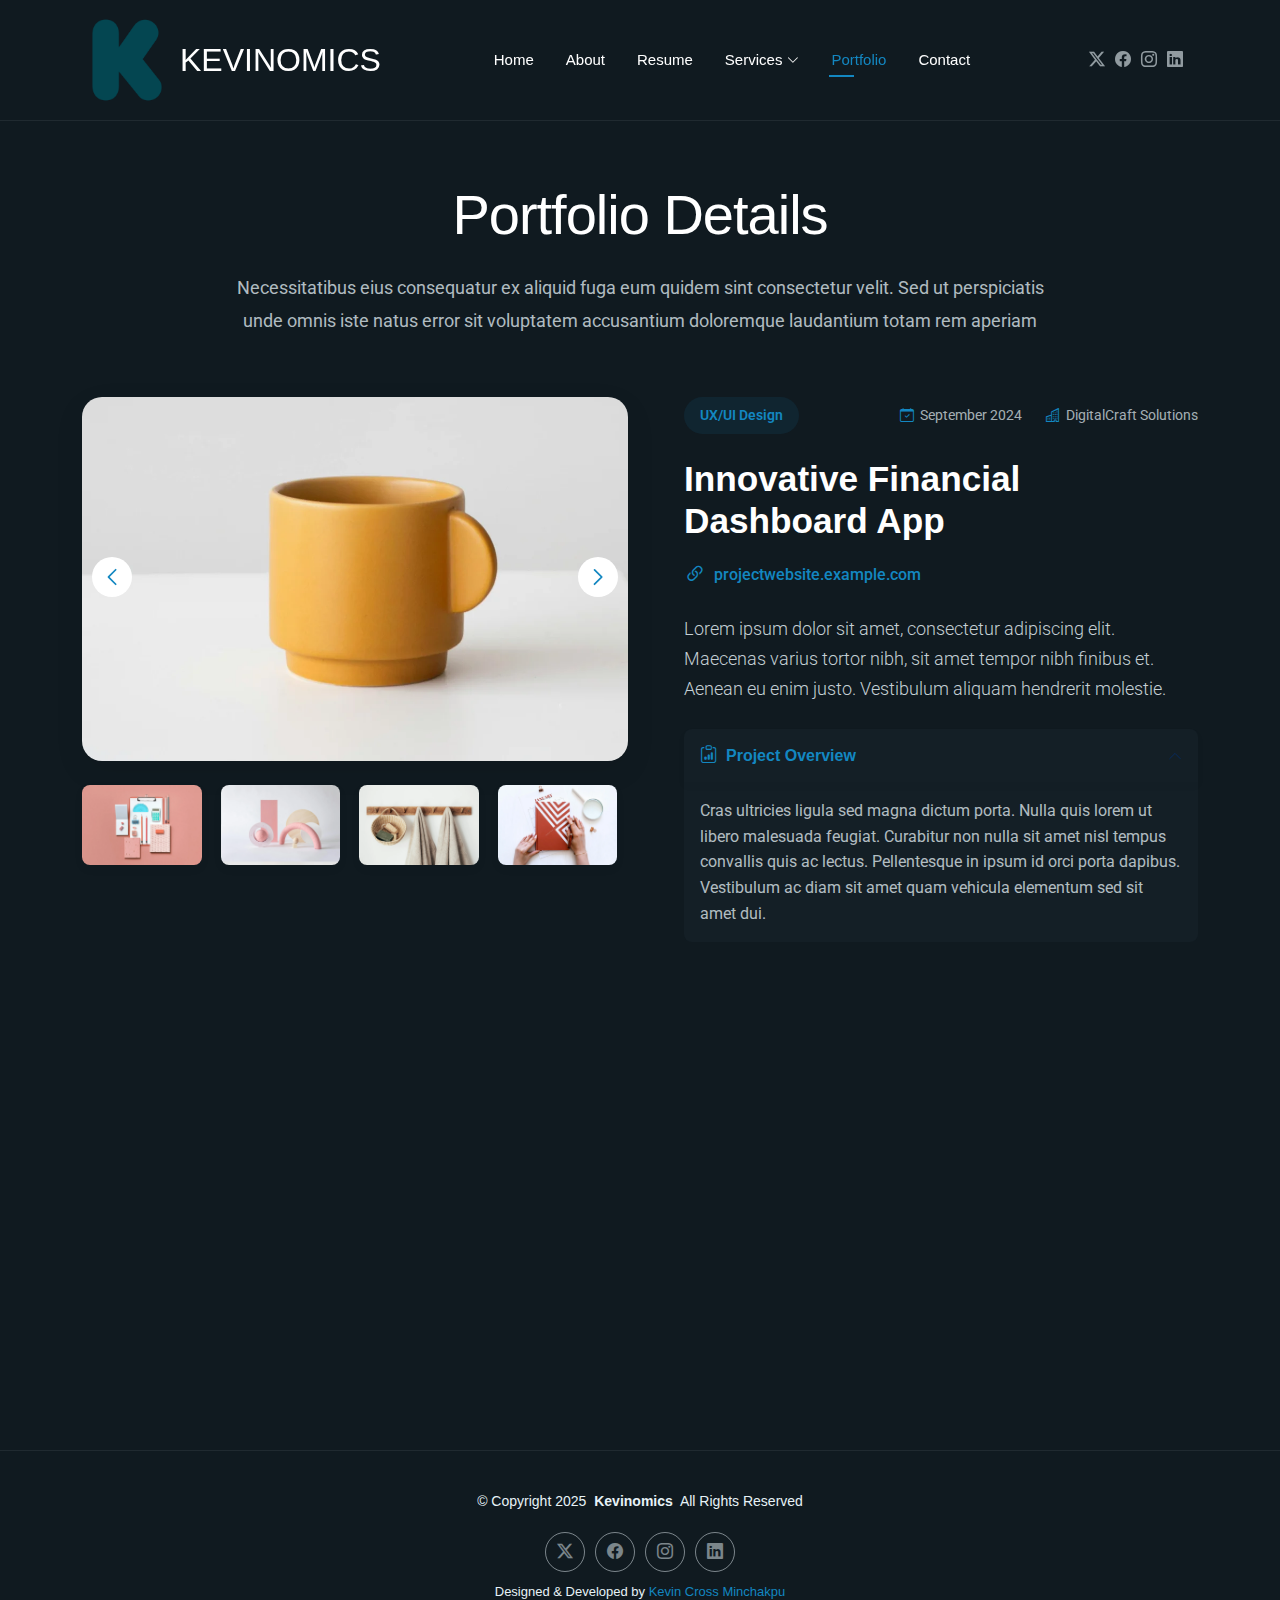
<file: portfolio-details.html>
<!DOCTYPE html>
<html lang="en">

<head>
  <meta charset="utf-8">
  <meta content="width=device-width, initial-scale=1.0" name="viewport">
  <title>Portfolio Details - Kevinomics</title>
  <meta name="description" content="">
  <meta name="keywords" content="">

  <!-- Favicons -->
  <link href="assets/img/favicon.png" rel="icon">
  <link href="assets/img/apple-touch-icon.png" rel="apple-touch-icon">

  <!-- Fonts -->
  <link href="https://fonts.googleapis.com" rel="preconnect">
  <link href="https://fonts.gstatic.com" rel="preconnect" crossorigin>
  <link href="https://fonts.googleapis.com/css2?family=Roboto:ital,wght@0,100;0,300;0,400;0,500;0,700;0,900;1,100;1,300;1,400;1,500;1,700;1,900&family=Poppins:ital,wght@0,100;0,200;0,300;0,400;0,500;0,600;0,700;0,800;0,900;1,100;1,200;1,300;1,400;1,500;1,600;1,700;1,800;1,900&family=Raleway:ital,wght@0,100;0,200;0,300;0,400;0,500;0,600;0,700;0,800;0,900;1,100;1,200;1,300;1,400;1,500;1,600;1,700;1,800;1,900&display=swap" rel="stylesheet">

  <!-- Vendor CSS Files -->
  <link href="assets/vendor/bootstrap/css/bootstrap.min.css" rel="stylesheet">
  <link href="assets/vendor/bootstrap-icons/bootstrap-icons.css" rel="stylesheet">
  <link href="assets/vendor/aos/aos.css" rel="stylesheet">
  <link href="assets/vendor/swiper/swiper-bundle.min.css" rel="stylesheet">
  <link href="assets/vendor/glightbox/css/glightbox.min.css" rel="stylesheet">

  <!-- Main CSS File -->
  <link href="assets/css/main.css" rel="stylesheet">
</head>

<body class="portfolio-details-page">

  <header id="header" class="header d-flex align-items-center light-background sticky-top">
    <div class="container position-relative d-flex align-items-center justify-content-between">

      <a href="index.html" class="logo d-flex align-items-center me-auto me-xl-0">
      <img src="assets/img/logo.png" alt="">
      <h1 class="sitename">KEVINOMICS</h1> 
    </a>

      <nav id="navmenu" class="navmenu">
        <ul>
          <li><a href="index.html">Home</a></li>
          <li><a href="about.html">About</a></li>
          <li><a href="resume.html">Resume</a></li>
          <li class="dropdown"><a href="#"><span>Services</span> <i class="bi bi-chevron-down toggle-dropdown"></i></a>
            <ul>
              <li><a href="#">UI/UX Design</a></li>
              <li class="dropdown"><a href="#"><span>Web Development</span> <i class="bi bi-chevron-down toggle-dropdown"></i></a>
                <ul>
                  <li><a href="#">Frontend Development</a></li>
                  <li><a href="#">Backend Development</a></li>
                  <li><a href="#">Full Stack Development</a></li>
                  <li><a href="#">E-commerce Development</a></li>
                  <li><a href="#">School Management System</a></li>
                </ul>
              </li>
              <li><a href="#">Graphic Design</a></li>
              <li><a href="#">Digital Marketing</a></li>
              <li><a href="#">Content Creation</a></li>
              <li><a href="#">Hardware/Software Installation</a></li>
              <li><a href="#">IT Support</a></li>
              <li><a href="#">SEO Optimization</a></li>
            </ul>
          </li>
          <li><a href="portfolio.html" class="active">Portfolio</a></li>
          <li><a href="contact.html">Contact</a></li>
        </ul>
        <i class="mobile-nav-toggle d-xl-none bi bi-list"></i>
      </nav>

      <div class="header-social-links">
        <a href="#" class="twitter"><i class="bi bi-twitter-x"></i></a>
        <a href="#" class="facebook"><i class="bi bi-facebook"></i></a>
        <a href="#" class="instagram"><i class="bi bi-instagram"></i></a>
        <a href="#" class="linkedin"><i class="bi bi-linkedin"></i></a>
      </div>

    </div>
  </header>

  <main class="main">

    <!-- Portfolio Details Section -->
    <section id="portfolio-details" class="portfolio-details section">

      <!-- Section Title -->
      <div class="container section-title" data-aos="fade-up">
        <h2>Portfolio Details</h2>
        <p>Necessitatibus eius consequatur ex aliquid fuga eum quidem sint consectetur velit. Sed ut perspiciatis unde omnis iste natus error sit voluptatem accusantium doloremque laudantium totam rem aperiam</p>
      </div><!-- End Section Title -->

      <div class="container" data-aos="fade-up" data-aos-delay="100">

        <div class="row gy-4">
          <div class="col-lg-6" data-aos="fade-right">
            <div class="portfolio-details-media">
              <div class="main-image">
                <div class="portfolio-details-slider swiper init-swiper" data-aos="zoom-in">
                  <script type="application/json" class="swiper-config">
                    {
                      "loop": true,
                      "speed": 1000,
                      "autoplay": {
                        "delay": 6000
                      },
                      "effect": "creative",
                      "creativeEffect": {
                        "prev": {
                          "shadow": true,
                          "translate": [0, 0, -400]
                        },
                        "next": {
                          "translate": ["100%", 0, 0]
                        }
                      },
                      "slidesPerView": 1,
                      "navigation": {
                        "nextEl": ".swiper-button-next",
                        "prevEl": ".swiper-button-prev"
                      }
                    }
                  </script>
                  <div class="swiper-wrapper">
                    <div class="swiper-slide">
                      <img src="assets/img/portfolio/portfolio-5.webp" alt="Portfolio Image" class="img-fluid">
                    </div>
                    <div class="swiper-slide">
                      <img src="assets/img/portfolio/portfolio-7.webp" alt="Portfolio Image" class="img-fluid">
                    </div>
                    <div class="swiper-slide">
                      <img src="assets/img/portfolio/portfolio-8.webp" alt="Portfolio Image" class="img-fluid">
                    </div>
                  </div>
                  <div class="swiper-button-prev"></div>
                  <div class="swiper-button-next"></div>
                </div>
              </div>

              <div class="thumbnail-grid" data-aos="fade-up" data-aos-delay="200">
                <div class="row g-2 mt-3">
                  <div class="col-3">
                    <img src="assets/img/portfolio/portfolio-4.webp" alt="Gallery Image" class="img-fluid glightbox">
                  </div>
                  <div class="col-3">
                    <img src="assets/img/portfolio/portfolio-6.webp" alt="Gallery Image" class="img-fluid glightbox">
                  </div>
                  <div class="col-3">
                    <img src="assets/img/portfolio/portfolio-11.webp" alt="Gallery Image" class="img-fluid glightbox">
                  </div>
                  <div class="col-3">
                    <img src="assets/img/portfolio/portfolio-12.webp" alt="Gallery Image" class="img-fluid glightbox">
                  </div>
                </div>
              </div>

              <div class="tech-stack-badges" data-aos="fade-up" data-aos-delay="300">
                <span>Angular</span>
                <span>Express.js</span>
                <span>PostgreSQL</span>
                <span>GraphQL</span>
                <span>Firebase</span>
              </div>
            </div>
          </div>

          <div class="col-lg-6" data-aos="fade-left">
            <div class="portfolio-details-content">
              <div class="project-meta">
                <div class="badge-wrapper">
                  <span class="project-badge">UX/UI Design</span>
                </div>
                <div class="date-client">
                  <div class="meta-item">
                    <i class="bi bi-calendar-check"></i>
                    <span>September 2024</span>
                  </div>
                  <div class="meta-item">
                    <i class="bi bi-buildings"></i>
                    <span>DigitalCraft Solutions</span>
                  </div>
                </div>
              </div>

              <h2 class="project-title">Innovative Financial Dashboard App</h2>

              <div class="project-website">
                <i class="bi bi-link-45deg"></i>
                <a href="#" target="_blank">projectwebsite.example.com</a>
              </div>

              <div class="project-overview">
                <p class="lead">
                  Lorem ipsum dolor sit amet, consectetur adipiscing elit. Maecenas varius tortor nibh, sit amet tempor nibh finibus et. Aenean eu enim justo. Vestibulum aliquam hendrerit molestie.
                </p>

                <div class="accordion project-accordion" id="portfolio-details-projectAccordion">
                  <div class="accordion-item" data-aos="fade-up">
                    <h2 class="accordion-header">
                      <button class="accordion-button" type="button" data-bs-toggle="collapse" data-bs-target="#portfolio-details-collapse-1" aria-expanded="true" aria-controls="collapseOne">
                        <i class="bi bi-clipboard-data me-2"></i> Project Overview
                      </button>
                    </h2>
                    <div id="portfolio-details-collapse-1" class="accordion-collapse collapse show" data-bs-parent="#portfolio-details-projectAccordion">
                      <div class="accordion-body">
                        <p>Cras ultricies ligula sed magna dictum porta. Nulla quis lorem ut libero malesuada feugiat. Curabitur non nulla sit amet nisl tempus convallis quis ac lectus. Pellentesque in ipsum id orci porta dapibus. Vestibulum ac diam sit amet quam vehicula elementum sed sit amet dui.</p>
                      </div>
                    </div>
                  </div>

                  <div class="accordion-item" data-aos="fade-up" data-aos-delay="100">
                    <h2 class="accordion-header">
                      <button class="accordion-button collapsed" type="button" data-bs-toggle="collapse" data-bs-target="#portfolio-details-collapse-2" aria-expanded="false" aria-controls="collapseTwo">
                        <i class="bi bi-exclamation-diamond me-2"></i> The Challenge
                      </button>
                    </h2>
                    <div id="portfolio-details-collapse-2" class="accordion-collapse collapse" data-bs-parent="#portfolio-details-projectAccordion">
                      <div class="accordion-body">
                        <p>Mauris blandit aliquet elit, eget tincidunt nibh pulvinar a. Vivamus suscipit tortor eget felis porttitor volutpat. Curabitur aliquet quam id dui posuere blandit. Praesent sapien massa, convallis a pellentesque nec, egestas non nisi. Sed porttitor lectus nibh.</p>
                      </div>
                    </div>
                  </div>

                  <div class="accordion-item" data-aos="fade-up" data-aos-delay="200">
                    <h2 class="accordion-header">
                      <button class="accordion-button collapsed" type="button" data-bs-toggle="collapse" data-bs-target="#portfolio-details-collapse-3" aria-expanded="false" aria-controls="collapseThree">
                        <i class="bi bi-award me-2"></i> The Solution
                      </button>
                    </h2>
                    <div id="portfolio-details-collapse-3" class="accordion-collapse collapse" data-bs-parent="#portfolio-details-projectAccordion">
                      <div class="accordion-body">
                        <p>Donec sollicitudin molestie malesuada. Curabitur arcu erat, accumsan id imperdiet et, porttitor at sem. Vestibulum ante ipsum primis in faucibus orci luctus et ultrices posuere cubilia Curae; Donec velit neque, auctor sit amet aliquam vel, ullamcorper sit amet ligula.</p>
                      </div>
                    </div>
                  </div>
                </div>
              </div>

              <div class="project-features" data-aos="fade-up" data-aos-delay="300">
                <h3><i class="bi bi-stars"></i> Key Features</h3>
                <div class="row g-3">
                  <div class="col-md-6">
                    <ul class="feature-list">
                      <li><i class="bi bi-check2-circle"></i> Real-time Data Visualization</li>
                      <li><i class="bi bi-check2-circle"></i> User Role Management</li>
                      <li><i class="bi bi-check2-circle"></i> Secure Authentication</li>
                    </ul>
                  </div>
                  <div class="col-md-6">
                    <ul class="feature-list">
                      <li><i class="bi bi-check2-circle"></i> Customizable Dashboards</li>
                      <li><i class="bi bi-check2-circle"></i> Data Export Options</li>
                      <li><i class="bi bi-check2-circle"></i> Multi-device Support</li>
                    </ul>
                  </div>
                </div>
              </div>

              <div class="cta-buttons" data-aos="fade-up" data-aos-delay="400">
                <a href="#" class="btn-view-project">View Live Project</a>
                <a href="#" class="btn-next-project">Next Project <i class="bi bi-arrow-right"></i></a>
              </div>
            </div>
          </div>
        </div>

      </div>

    </section><!-- /Portfolio Details Section -->

  </main>

  <footer id="footer" class="footer">

    <div class="container">
      <div class="copyright text-center ">
        <p>© <span>Copyright 2025</span> <strong class="px-1 sitename">Kevinomics</strong> <span>All Rights Reserved<br></span></p>
      </div>
      <div class="social-links d-flex justify-content-center">
        <a href=""><i class="bi bi-twitter-x"></i></a>
        <a href=""><i class="bi bi-facebook"></i></a>
        <a href=""><i class="bi bi-instagram"></i></a>
        <a href=""><i class="bi bi-linkedin"></i></a>
      </div>
      <div class="credits">
        Designed & Developed by <a href="https://bootstrapmade.com/">Kevin Cross Minchakpu</a>
      </div>
    </div>

  </footer>

  <!-- Scroll Top -->
  <a href="#" id="scroll-top" class="scroll-top d-flex align-items-center justify-content-center"><i class="bi bi-arrow-up-short"></i></a>

  <!-- Preloader -->
  <div id="preloader"></div>

  <!-- Vendor JS Files -->
  <script src="assets/vendor/bootstrap/js/bootstrap.bundle.min.js"></script>
  <script src="assets/vendor/php-email-form/validate.js"></script>
  <script src="assets/vendor/aos/aos.js"></script>
  <script src="assets/vendor/typed.js/typed.umd.js"></script>
  <script src="assets/vendor/waypoints/noframework.waypoints.js"></script>
  <script src="assets/vendor/purecounter/purecounter_vanilla.js"></script>
  <script src="assets/vendor/swiper/swiper-bundle.min.js"></script>
  <script src="assets/vendor/imagesloaded/imagesloaded.pkgd.min.js"></script>
  <script src="assets/vendor/isotope-layout/isotope.pkgd.min.js"></script>
  <script src="assets/vendor/glightbox/js/glightbox.min.js"></script>

  <!-- Main JS File -->
  <script src="assets/js/main.js"></script>

</body>

</html>
</file>
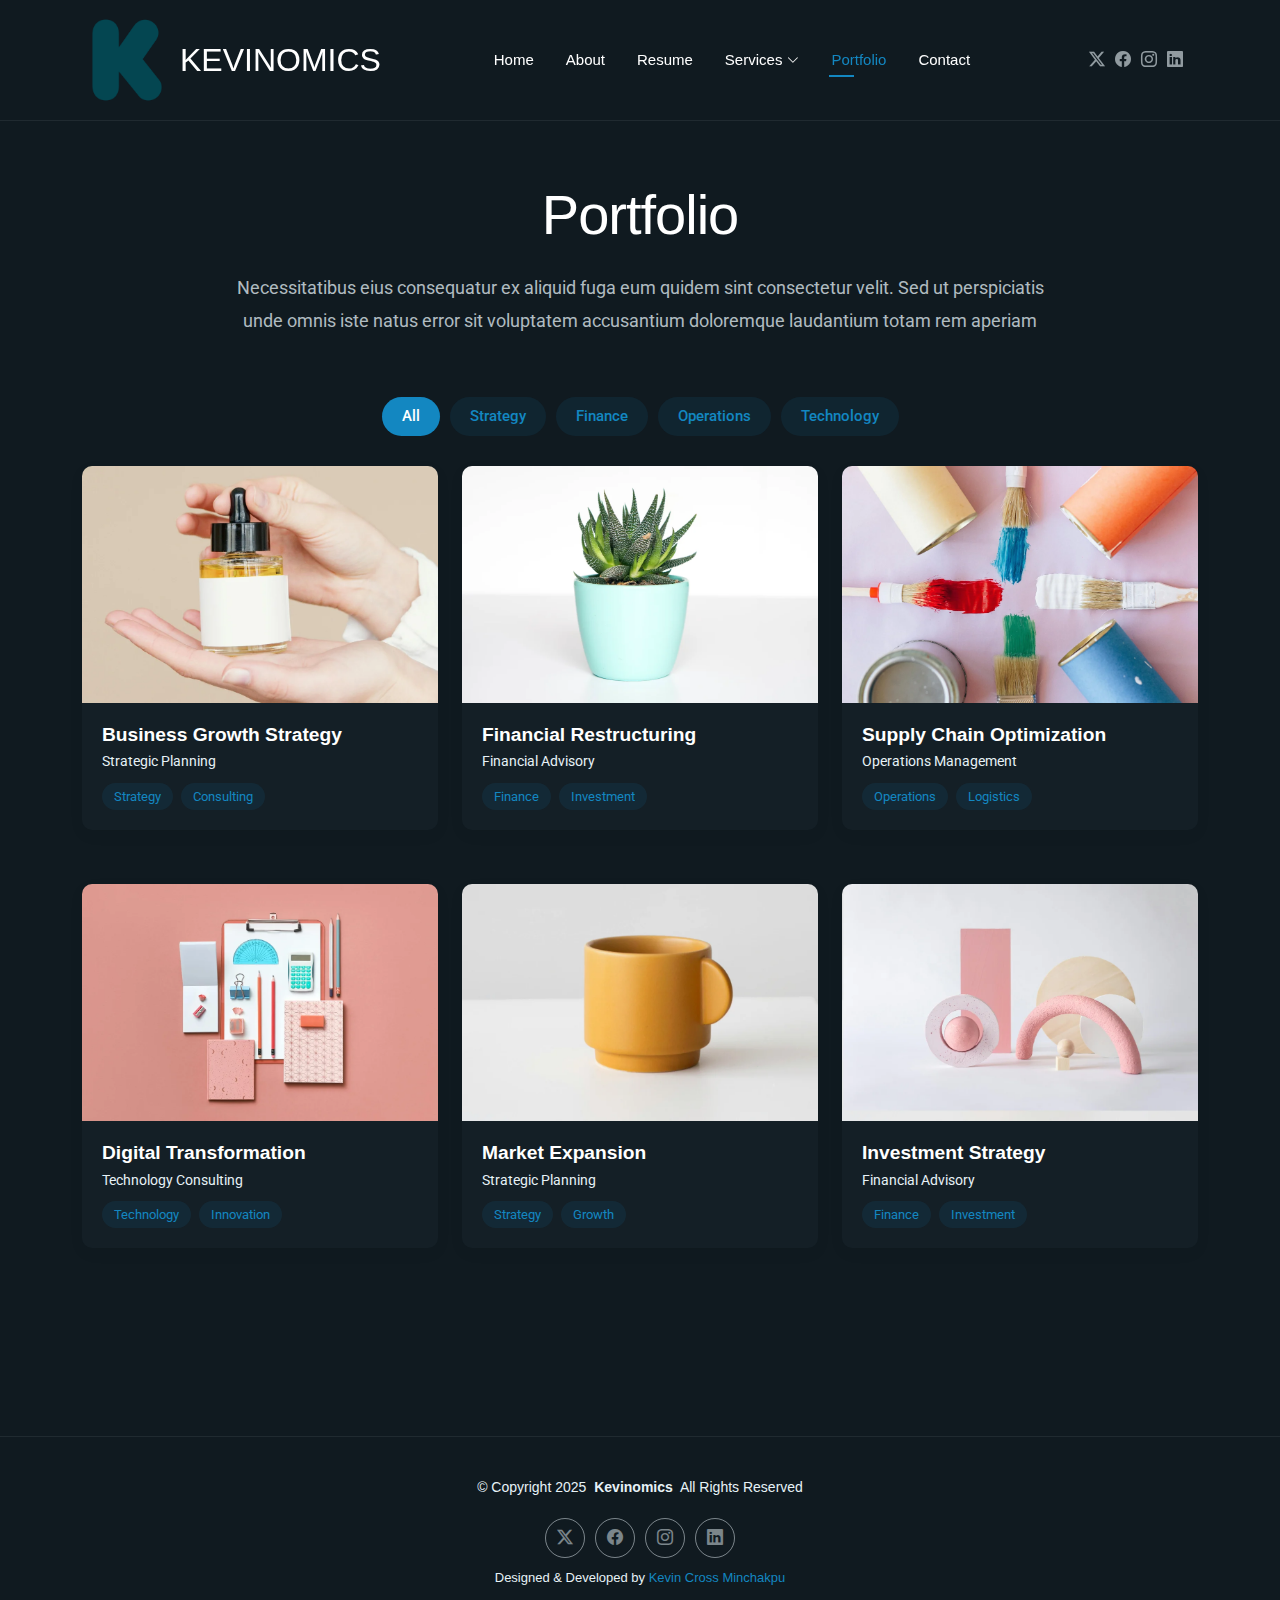
<file: portfolio.html>
<!DOCTYPE html>
<html lang="en">

<head>
  <meta charset="utf-8">
  <meta content="width=device-width, initial-scale=1.0" name="viewport">
  <title>Portfolio - Kevinomics</title>
  <meta name="description" content="">
  <meta name="keywords" content="">

  <!-- Favicons -->
  <link href="assets/img/favicon.png" rel="icon">
  <link href="assets/img/apple-touch-icon.png" rel="apple-touch-icon">

  <!-- Fonts -->
  <link href="https://fonts.googleapis.com" rel="preconnect">
  <link href="https://fonts.gstatic.com" rel="preconnect" crossorigin>
  <link href="https://fonts.googleapis.com/css2?family=Roboto:ital,wght@0,100;0,300;0,400;0,500;0,700;0,900;1,100;1,300;1,400;1,500;1,700;1,900&family=Poppins:ital,wght@0,100;0,200;0,300;0,400;0,500;0,600;0,700;0,800;0,900;1,100;1,200;1,300;1,400;1,500;1,600;1,700;1,800;1,900&family=Raleway:ital,wght@0,100;0,200;0,300;0,400;0,500;0,600;0,700;0,800;0,900;1,100;1,200;1,300;1,400;1,500;1,600;1,700;1,800;1,900&display=swap" rel="stylesheet">

  <!-- Vendor CSS Files -->
  <link href="assets/vendor/bootstrap/css/bootstrap.min.css" rel="stylesheet">
  <link href="assets/vendor/bootstrap-icons/bootstrap-icons.css" rel="stylesheet">
  <link href="assets/vendor/aos/aos.css" rel="stylesheet">
  <link href="assets/vendor/swiper/swiper-bundle.min.css" rel="stylesheet">
  <link href="assets/vendor/glightbox/css/glightbox.min.css" rel="stylesheet">

  <!-- Main CSS File -->
  <link href="assets/css/main.css" rel="stylesheet">
</head>

<body class="portfolio-page">

  <header id="header" class="header d-flex align-items-center light-background sticky-top">
    <div class="container position-relative d-flex align-items-center justify-content-between">

      <a href="index.html" class="logo d-flex align-items-center me-auto me-xl-0">
      <img src="assets/img/logo.png" alt="">
      <h1 class="sitename">KEVINOMICS</h1> 
    </a>

      <nav id="navmenu" class="navmenu">
        <ul>
          <li><a href="index.html">Home</a></li>
          <li><a href="about.html">About</a></li>
          <li><a href="resume.html">Resume</a></li>
          <li class="dropdown"><a href="#"><span>Services</span> <i class="bi bi-chevron-down toggle-dropdown"></i></a>
            <ul>
              <li><a href="#">UI/UX Design</a></li>
              <li class="dropdown"><a href="#"><span>Web Development</span> <i class="bi bi-chevron-down toggle-dropdown"></i></a>
                <ul>
                  <li><a href="#">Frontend Development</a></li>
                  <li><a href="#">Backend Development</a></li>
                  <li><a href="#">Full Stack Development</a></li>
                  <li><a href="#">E-commerce Development</a></li>
                  <li><a href="#">School Management System</a></li>
                </ul>
              </li>
              <li><a href="#">Graphic Design</a></li>
              <li><a href="#">Digital Marketing</a></li>
              <li><a href="#">Content Creation</a></li>
              <li><a href="#">Hardware/Software Installation</a></li>
              <li><a href="#">IT Support</a></li>
              <li><a href="#">SEO Optimization</a></li>
            </ul>
          </li>
          <li><a href="portfolio.html" class="active">Portfolio</a></li>
          <li><a href="contact.html">Contact</a></li>
        </ul>
        <i class="mobile-nav-toggle d-xl-none bi bi-list"></i>
      </nav>

      <div class="header-social-links">
        <a href="#" class="twitter"><i class="bi bi-twitter-x"></i></a>
        <a href="#" class="facebook"><i class="bi bi-facebook"></i></a>
        <a href="#" class="instagram"><i class="bi bi-instagram"></i></a>
        <a href="#" class="linkedin"><i class="bi bi-linkedin"></i></a>
      </div>

    </div>
  </header>

  <main class="main">

    <!-- Portfolio Section -->
    <section id="portfolio" class="portfolio section">

      <!-- Section Title -->
      <div class="container section-title" data-aos="fade-up">
        <h2>Portfolio</h2>
        <p>Necessitatibus eius consequatur ex aliquid fuga eum quidem sint consectetur velit. Sed ut perspiciatis unde omnis iste natus error sit voluptatem accusantium doloremque laudantium totam rem aperiam</p>
      </div><!-- End Section Title -->

      <div class="container" data-aos="fade-up" data-aos-delay="100">

        <div class="isotope-layout" data-default-filter="*" data-layout="masonry" data-sort="original-order">
          <ul class="portfolio-filters isotope-filters" data-aos="fade-up" data-aos-delay="200">
            <li data-filter="*" class="filter-active">All</li>
            <li data-filter=".filter-strategy">Strategy</li>
            <li data-filter=".filter-finance">Finance</li>
            <li data-filter=".filter-operations">Operations</li>
            <li data-filter=".filter-technology">Technology</li>
          </ul><!-- End Portfolio Filters -->

          <div class="row gy-4 isotope-container" data-aos="fade-up" data-aos-delay="300">
            <div class="col-lg-4 col-md-6 portfolio-item isotope-item filter-strategy">
              <div class="portfolio-card">
                <div class="portfolio-img">
                  <img src="assets/img/portfolio/portfolio-1.webp" alt="Portfolio Item" class="img-fluid">
                  <div class="portfolio-overlay">
                    <a href="assets/img/portfolio/portfolio-1.webp" class="glightbox portfolio-lightbox"><i class="bi bi-plus"></i></a>
                    <a href="#" class="portfolio-details-link"><i class="bi bi-link"></i></a>
                  </div>
                </div>
                <div class="portfolio-info">
                  <h4>Business Growth Strategy</h4>
                  <p>Strategic Planning</p>
                  <div class="portfolio-tags">
                    <span>Strategy</span>
                    <span>Consulting</span>
                  </div>
                </div>
              </div>
            </div>

            <div class="col-lg-4 col-md-6 portfolio-item isotope-item filter-finance">
              <div class="portfolio-card">
                <div class="portfolio-img">
                  <img src="assets/img/portfolio/portfolio-2.webp" alt="Portfolio Item" class="img-fluid">
                  <div class="portfolio-overlay">
                    <a href="assets/img/portfolio/portfolio-2.webp" class="glightbox portfolio-lightbox"><i class="bi bi-plus"></i></a>
                    <a href="#" class="portfolio-details-link"><i class="bi bi-link"></i></a>
                  </div>
                </div>
                <div class="portfolio-info">
                  <h4>Financial Restructuring</h4>
                  <p>Financial Advisory</p>
                  <div class="portfolio-tags">
                    <span>Finance</span>
                    <span>Investment</span>
                  </div>
                </div>
              </div>
            </div>

            <div class="col-lg-4 col-md-6 portfolio-item isotope-item filter-operations">
              <div class="portfolio-card">
                <div class="portfolio-img">
                  <img src="assets/img/portfolio/portfolio-3.webp" alt="Portfolio Item" class="img-fluid">
                  <div class="portfolio-overlay">
                    <a href="assets/img/portfolio/portfolio-3.webp" class="glightbox portfolio-lightbox"><i class="bi bi-plus"></i></a>
                    <a href="#" class="portfolio-details-link"><i class="bi bi-link"></i></a>
                  </div>
                </div>
                <div class="portfolio-info">
                  <h4>Supply Chain Optimization</h4>
                  <p>Operations Management</p>
                  <div class="portfolio-tags">
                    <span>Operations</span>
                    <span>Logistics</span>
                  </div>
                </div>
              </div>
            </div>

            <div class="col-lg-4 col-md-6 portfolio-item isotope-item filter-technology">
              <div class="portfolio-card">
                <div class="portfolio-img">
                  <img src="assets/img/portfolio/portfolio-4.webp" alt="Portfolio Item" class="img-fluid">
                  <div class="portfolio-overlay">
                    <a href="assets/img/portfolio/portfolio-4.webp" class="glightbox portfolio-lightbox"><i class="bi bi-plus"></i></a>
                    <a href="#" class="portfolio-details-link"><i class="bi bi-link"></i></a>
                  </div>
                </div>
                <div class="portfolio-info">
                  <h4>Digital Transformation</h4>
                  <p>Technology Consulting</p>
                  <div class="portfolio-tags">
                    <span>Technology</span>
                    <span>Innovation</span>
                  </div>
                </div>
              </div>
            </div>

            <div class="col-lg-4 col-md-6 portfolio-item isotope-item filter-strategy">
              <div class="portfolio-card">
                <div class="portfolio-img">
                  <img src="assets/img/portfolio/portfolio-5.webp" alt="Portfolio Item" class="img-fluid">
                  <div class="portfolio-overlay">
                    <a href="assets/img/portfolio/portfolio-5.webp" class="glightbox portfolio-lightbox"><i class="bi bi-plus"></i></a>
                    <a href="#" class="portfolio-details-link"><i class="bi bi-link"></i></a>
                  </div>
                </div>
                <div class="portfolio-info">
                  <h4>Market Expansion</h4>
                  <p>Strategic Planning</p>
                  <div class="portfolio-tags">
                    <span>Strategy</span>
                    <span>Growth</span>
                  </div>
                </div>
              </div>
            </div>

            <div class="col-lg-4 col-md-6 portfolio-item isotope-item filter-finance">
              <div class="portfolio-card">
                <div class="portfolio-img">
                  <img src="assets/img/portfolio/portfolio-6.webp" alt="Portfolio Item" class="img-fluid">
                  <div class="portfolio-overlay">
                    <a href="assets/img/portfolio/portfolio-6.webp" class="glightbox portfolio-lightbox"><i class="bi bi-plus"></i></a>
                    <a href="#" class="portfolio-details-link"><i class="bi bi-link"></i></a>
                  </div>
                </div>
                <div class="portfolio-info">
                  <h4>Investment Strategy</h4>
                  <p>Financial Advisory</p>
                  <div class="portfolio-tags">
                    <span>Finance</span>
                    <span>Investment</span>
                  </div>
                </div>
              </div>
            </div>
          </div><!-- End Portfolio Items Container -->

        </div>

        <div class="text-center mt-5" data-aos="fade-up" data-aos-delay="400">
          <a href="#portfolio" class="btn btn-primary">View All Case Studies</a>
        </div>

      </div>

    </section><!-- /Portfolio Section -->

  </main>

  <footer id="footer" class="footer">

    <div class="container">
      <div class="copyright text-center ">
        <p>© <span>Copyright 2025</span> <strong class="px-1 sitename">Kevinomics</strong> <span>All Rights Reserved<br></span></p>
      </div>
      <div class="social-links d-flex justify-content-center">
        <a href=""><i class="bi bi-twitter-x"></i></a>
        <a href=""><i class="bi bi-facebook"></i></a>
        <a href=""><i class="bi bi-instagram"></i></a>
        <a href=""><i class="bi bi-linkedin"></i></a>
      </div>
      <div class="credits">
        Designed & Developed by <a href="https://bootstrapmade.com/">Kevin Cross Minchakpu</a>
      </div>
    </div>

  </footer>

  <!-- Scroll Top -->
  <a href="#" id="scroll-top" class="scroll-top d-flex align-items-center justify-content-center"><i class="bi bi-arrow-up-short"></i></a>

  <!-- Preloader -->
  <div id="preloader"></div>

  <!-- Vendor JS Files -->
  <script src="assets/vendor/bootstrap/js/bootstrap.bundle.min.js"></script>
  <script src="assets/vendor/php-email-form/validate.js"></script>
  <script src="assets/vendor/aos/aos.js"></script>
  <script src="assets/vendor/typed.js/typed.umd.js"></script>
  <script src="assets/vendor/waypoints/noframework.waypoints.js"></script>
  <script src="assets/vendor/purecounter/purecounter_vanilla.js"></script>
  <script src="assets/vendor/swiper/swiper-bundle.min.js"></script>
  <script src="assets/vendor/imagesloaded/imagesloaded.pkgd.min.js"></script>
  <script src="assets/vendor/isotope-layout/isotope.pkgd.min.js"></script>
  <script src="assets/vendor/glightbox/js/glightbox.min.js"></script>

  <!-- Main JS File -->
  <script src="assets/js/main.js"></script>

</body>

</html>
</file>
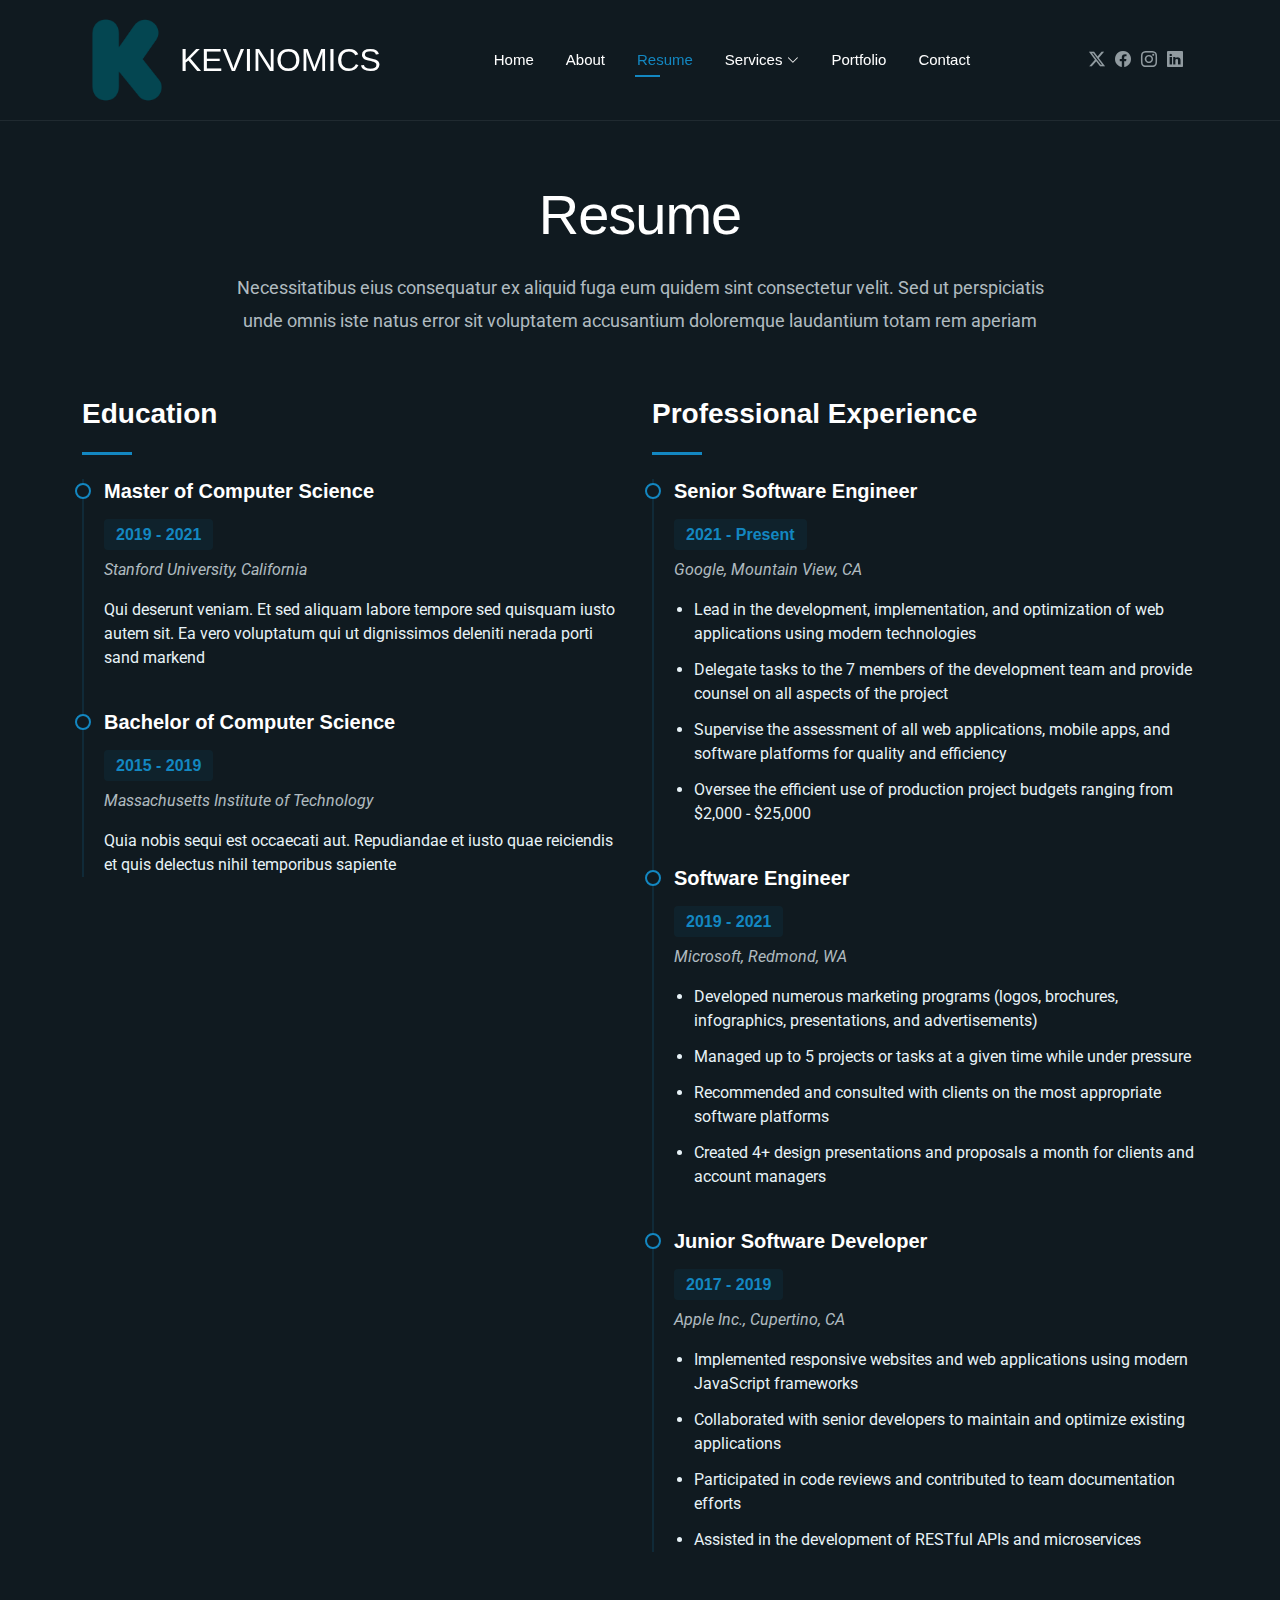
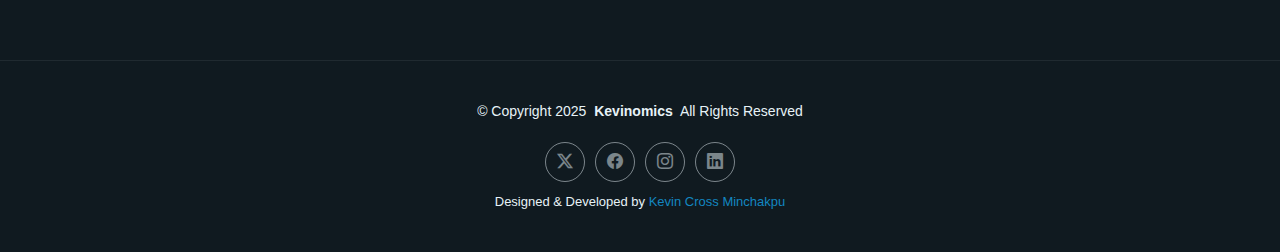
<file: resume.html>
<!DOCTYPE html>
<html lang="en">

<head>
  <meta charset="utf-8">
  <meta content="width=device-width, initial-scale=1.0" name="viewport">
  <title>Resume - Kevinomics</title>
  <meta name="description" content="">
  <meta name="keywords" content="">

  <!-- Favicons -->
  <link href="assets/img/favicon.png" rel="icon">
  <link href="assets/img/apple-touch-icon.png" rel="apple-touch-icon">

  <!-- Fonts -->
  <link href="https://fonts.googleapis.com" rel="preconnect">
  <link href="https://fonts.gstatic.com" rel="preconnect" crossorigin>
  <link href="https://fonts.googleapis.com/css2?family=Roboto:ital,wght@0,100;0,300;0,400;0,500;0,700;0,900;1,100;1,300;1,400;1,500;1,700;1,900&family=Poppins:ital,wght@0,100;0,200;0,300;0,400;0,500;0,600;0,700;0,800;0,900;1,100;1,200;1,300;1,400;1,500;1,600;1,700;1,800;1,900&family=Raleway:ital,wght@0,100;0,200;0,300;0,400;0,500;0,600;0,700;0,800;0,900;1,100;1,200;1,300;1,400;1,500;1,600;1,700;1,800;1,900&display=swap" rel="stylesheet">

  <!-- Vendor CSS Files -->
  <link href="assets/vendor/bootstrap/css/bootstrap.min.css" rel="stylesheet">
  <link href="assets/vendor/bootstrap-icons/bootstrap-icons.css" rel="stylesheet">
  <link href="assets/vendor/aos/aos.css" rel="stylesheet">
  <link href="assets/vendor/swiper/swiper-bundle.min.css" rel="stylesheet">
  <link href="assets/vendor/glightbox/css/glightbox.min.css" rel="stylesheet">

  <!-- Main CSS File -->
  <link href="assets/css/main.css" rel="stylesheet">
</head>

<body class="resume-page">

  <header id="header" class="header d-flex align-items-center light-background sticky-top">
    <div class="container position-relative d-flex align-items-center justify-content-between">

      <a href="index.html" class="logo d-flex align-items-center me-auto me-xl-0">
      <img src="assets/img/logo.png" alt="">
      <h1 class="sitename">KEVINOMICS</h1> 
    </a>

      <nav id="navmenu" class="navmenu">
        <ul>
          <li><a href="index.html">Home</a></li>
          <li><a href="about.html">About</a></li>
          <li><a href="resume.html" class="active">Resume</a></li>
          <li class="dropdown"><a href="services.html"><span>Services</span> <i class="bi bi-chevron-down toggle-dropdown"></i></a>
            <ul>
              <li><a href="#">UI/UX Design</a></li>
              <li class="dropdown"><a href="#"><span>Web Development</span> <i class="bi bi-chevron-down toggle-dropdown"></i></a>
                <ul>
                  <li><a href="#">Frontend Development</a></li>
                  <li><a href="#">Backend Development</a></li>
                  <li><a href="#">Full Stack Development</a></li>
                  <li><a href="#">E-commerce Development</a></li>
                  <li><a href="#">School Management System</a></li>
                </ul>
              </li>
              <li><a href="#">Graphic Design</a></li>
              <li><a href="#">Digital Marketing</a></li>
              <li><a href="#">Content Creation</a></li>
              <li><a href="#">Hardware/Software Installation</a></li>
              <li><a href="#">IT Support</a></li>
              <li><a href="#">SEO Optimization</a></li>
            </ul>
          </li>
          <li><a href="portfolio.html">Portfolio</a></li>
          <li><a href="contact.html">Contact</a></li>
        </ul>
        <i class="mobile-nav-toggle d-xl-none bi bi-list"></i>
      </nav>

      <div class="header-social-links">
        <a href="#" class="twitter"><i class="bi bi-twitter-x"></i></a>
        <a href="#" class="facebook"><i class="bi bi-facebook"></i></a>
        <a href="#" class="instagram"><i class="bi bi-instagram"></i></a>
        <a href="#" class="linkedin"><i class="bi bi-linkedin"></i></a>
      </div>

    </div>
  </header>

  <main class="main">

    <!-- Resume Section -->
    <section id="resume" class="resume section">

      <!-- Section Title -->
      <div class="container section-title" data-aos="fade-up">
        <h2>Resume</h2>
        <p>Necessitatibus eius consequatur ex aliquid fuga eum quidem sint consectetur velit. Sed ut perspiciatis unde omnis iste natus error sit voluptatem accusantium doloremque laudantium totam rem aperiam</p>
      </div><!-- End Section Title -->

      <div class="container" data-aos="fade-up" data-aos-delay="100">

        <div class="row">
          <div class="col-lg-6">

            <!-- Education Section -->
            <div class="resume-item" data-aos="fade-up">
              <h3 class="resume-title">Education</h3>

              <div class="resume-content">
                <article class="education-item">
                  <h4>Master of Computer Science</h4>
                  <h5>2019 - 2021</h5>
                  <p class="institution"><em>Stanford University, California</em></p>
                  <p>Qui deserunt veniam. Et sed aliquam labore tempore sed quisquam iusto autem sit. Ea vero voluptatum qui ut dignissimos deleniti nerada porti sand markend</p>
                </article>

                <article class="education-item">
                  <h4>Bachelor of Computer Science</h4>
                  <h5>2015 - 2019</h5>
                  <p class="institution"><em>Massachusetts Institute of Technology</em></p>
                  <p>Quia nobis sequi est occaecati aut. Repudiandae et iusto quae reiciendis et quis delectus nihil temporibus sapiente</p>
                </article>
              </div>
            </div><!-- End Education Section -->

            <!-- Professional Skills Section -->
            <div class="resume-item skills-animation" data-aos="fade-up">
              <h3 class="resume-title">Professional Skills</h3>

              <div class="resume-content">
                <div class="skill-item">
                  <h4>Frontend Development</h4>
                  <div class="progress">
                    <div class="progress-bar" role="progressbar" aria-valuenow="95" aria-valuemin="0" aria-valuemax="100"></div>
                  </div>
                </div>

                <div class="skill-item">
                  <h4>Backend Development</h4>
                  <div class="progress">
                    <div class="progress-bar" role="progressbar" aria-valuenow="85" aria-valuemin="0" aria-valuemax="100"></div>
                  </div>
                </div>

                <div class="skill-item">
                  <h4>UI/UX Design</h4>
                  <div class="progress">
                    <div class="progress-bar" role="progressbar" aria-valuenow="90" aria-valuemin="0" aria-valuemax="100"></div>
                  </div>
                </div>

                <div class="skill-item">
                  <h4>Project Management</h4>
                  <div class="progress">
                    <div class="progress-bar" role="progressbar" aria-valuenow="80" aria-valuemin="0" aria-valuemax="100"></div>
                  </div>
                </div>
              </div>
            </div><!-- End Professional Skills Section -->
          </div>

          <div class="col-lg-6">
            <!-- Experience Section -->
            <div class="resume-item" data-aos="fade-up" data-aos-delay="100">
              <h3 class="resume-title">Professional Experience</h3>

              <div class="resume-content">
                <article class="experience-item">
                  <h4>Senior Software Engineer</h4>
                  <h5>2021 - Present</h5>
                  <p class="company"><em>Google, Mountain View, CA</em></p>
                  <ul>
                    <li>Lead in the development, implementation, and optimization of web applications using modern technologies</li>
                    <li>Delegate tasks to the 7 members of the development team and provide counsel on all aspects of the project</li>
                    <li>Supervise the assessment of all web applications, mobile apps, and software platforms for quality and efficiency</li>
                    <li>Oversee the efficient use of production project budgets ranging from $2,000 - $25,000</li>
                  </ul>
                </article>

                <article class="experience-item">
                  <h4>Software Engineer</h4>
                  <h5>2019 - 2021</h5>
                  <p class="company"><em>Microsoft, Redmond, WA</em></p>
                  <ul>
                    <li>Developed numerous marketing programs (logos, brochures, infographics, presentations, and advertisements)</li>
                    <li>Managed up to 5 projects or tasks at a given time while under pressure</li>
                    <li>Recommended and consulted with clients on the most appropriate software platforms</li>
                    <li>Created 4+ design presentations and proposals a month for clients and account managers</li>
                  </ul>
                </article>

                <article class="experience-item">
                  <h4>Junior Software Developer</h4>
                  <h5>2017 - 2019</h5>
                  <p class="company"><em>Apple Inc., Cupertino, CA</em></p>
                  <ul>
                    <li>Implemented responsive websites and web applications using modern JavaScript frameworks</li>
                    <li>Collaborated with senior developers to maintain and optimize existing applications</li>
                    <li>Participated in code reviews and contributed to team documentation efforts</li>
                    <li>Assisted in the development of RESTful APIs and microservices</li>
                  </ul>
                </article>
              </div>
            </div><!-- End Experience Section -->
          </div>
        </div>

      </div>

    </section><!-- /Resume Section -->

  </main>

  <footer id="footer" class="footer">

    <div class="container">
      <div class="copyright text-center ">
        <p>© <span>Copyright 2025</span> <strong class="px-1 sitename">Kevinomics</strong> <span>All Rights Reserved<br></span></p>
      </div>
      <div class="social-links d-flex justify-content-center">
        <a href=""><i class="bi bi-twitter-x"></i></a>
        <a href=""><i class="bi bi-facebook"></i></a>
        <a href=""><i class="bi bi-instagram"></i></a>
        <a href=""><i class="bi bi-linkedin"></i></a>
      </div>
      <div class="credits">
        Designed & Developed by <a href="https://bootstrapmade.com/">Kevin Cross Minchakpu</a>
      </div>
    </div>

  </footer>

  <!-- Scroll Top -->
  <a href="#" id="scroll-top" class="scroll-top d-flex align-items-center justify-content-center"><i class="bi bi-arrow-up-short"></i></a>

  <!-- Preloader -->
  <div id="preloader"></div>

  <!-- Vendor JS Files -->
  <script src="assets/vendor/bootstrap/js/bootstrap.bundle.min.js"></script>
  <script src="assets/vendor/php-email-form/validate.js"></script>
  <script src="assets/vendor/aos/aos.js"></script>
  <script src="assets/vendor/typed.js/typed.umd.js"></script>
  <script src="assets/vendor/waypoints/noframework.waypoints.js"></script>
  <script src="assets/vendor/purecounter/purecounter_vanilla.js"></script>
  <script src="assets/vendor/swiper/swiper-bundle.min.js"></script>
  <script src="assets/vendor/imagesloaded/imagesloaded.pkgd.min.js"></script>
  <script src="assets/vendor/isotope-layout/isotope.pkgd.min.js"></script>
  <script src="assets/vendor/glightbox/js/glightbox.min.js"></script>

  <!-- Main JS File -->
  <script src="assets/js/main.js"></script>

</body>

</html>
</file>
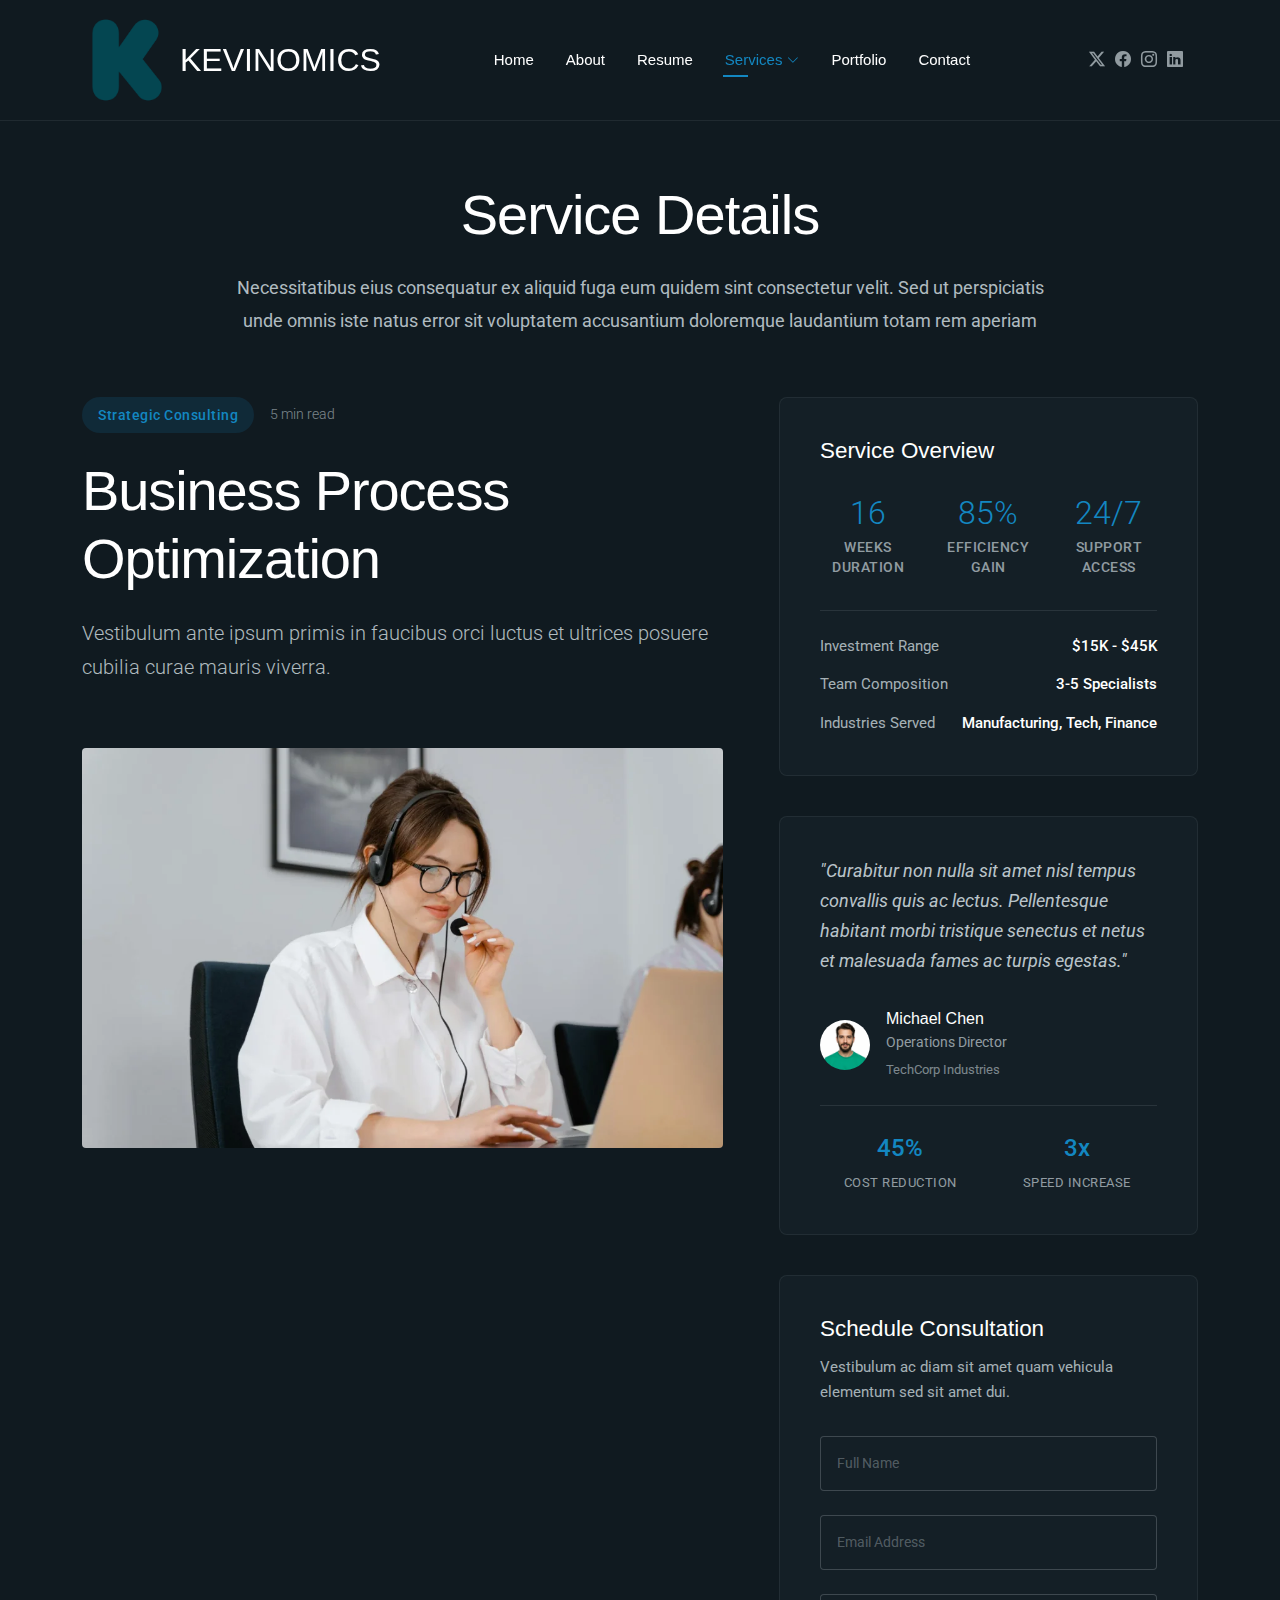
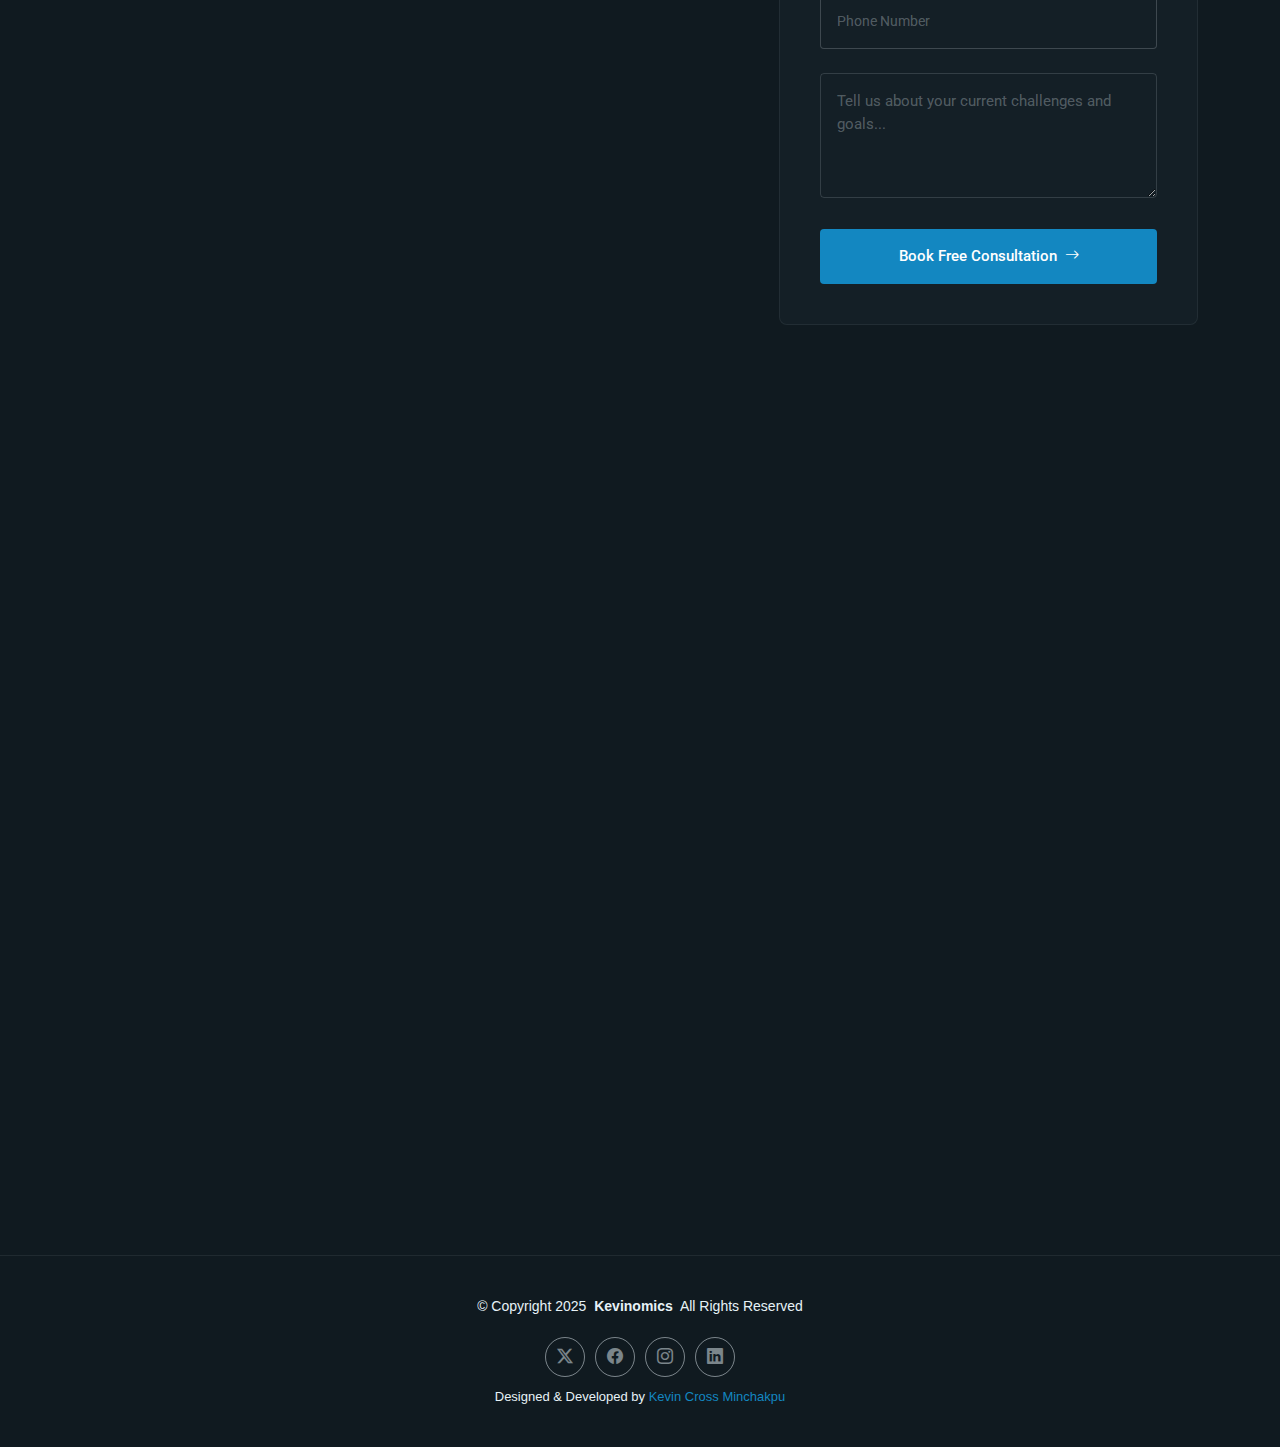
<file: service-details.html>
<!DOCTYPE html>
<html lang="en">

<head>
  <meta charset="utf-8">
  <meta content="width=device-width, initial-scale=1.0" name="viewport">
  <title>Service Details - Kevinomics</title>
  <meta name="description" content="">
  <meta name="keywords" content="">

  <!-- Favicons -->
  <link href="assets/img/favicon.png" rel="icon">
  <link href="assets/img/apple-touch-icon.png" rel="apple-touch-icon">

  <!-- Fonts -->
  <link href="https://fonts.googleapis.com" rel="preconnect">
  <link href="https://fonts.gstatic.com" rel="preconnect" crossorigin>
  <link href="https://fonts.googleapis.com/css2?family=Roboto:ital,wght@0,100;0,300;0,400;0,500;0,700;0,900;1,100;1,300;1,400;1,500;1,700;1,900&family=Poppins:ital,wght@0,100;0,200;0,300;0,400;0,500;0,600;0,700;0,800;0,900;1,100;1,200;1,300;1,400;1,500;1,600;1,700;1,800;1,900&family=Raleway:ital,wght@0,100;0,200;0,300;0,400;0,500;0,600;0,700;0,800;0,900;1,100;1,200;1,300;1,400;1,500;1,600;1,700;1,800;1,900&display=swap" rel="stylesheet">

  <!-- Vendor CSS Files -->
  <link href="assets/vendor/bootstrap/css/bootstrap.min.css" rel="stylesheet">
  <link href="assets/vendor/bootstrap-icons/bootstrap-icons.css" rel="stylesheet">
  <link href="assets/vendor/aos/aos.css" rel="stylesheet">
  <link href="assets/vendor/swiper/swiper-bundle.min.css" rel="stylesheet">
  <link href="assets/vendor/glightbox/css/glightbox.min.css" rel="stylesheet">

  <!-- Main CSS File -->
  <link href="assets/css/main.css" rel="stylesheet">
</head>

<body class="service-details-page">

  <header id="header" class="header d-flex align-items-center light-background sticky-top">
    <div class="container position-relative d-flex align-items-center justify-content-between">

      <a href="index.html" class="logo d-flex align-items-center me-auto me-xl-0">
      <img src="assets/img/logo.png" alt="">
      <h1 class="sitename">KEVINOMICS</h1> 
    </a>

      <nav id="navmenu" class="navmenu">
        <ul>
          <li><a href="index.html">Home</a></li>
          <li><a href="about.html">About</a></li>
          <li><a href="resume.html">Resume</a></li>
          <li class="dropdown"><a href="services.html" class="active"><span>Services</span> <i class="bi bi-chevron-down toggle-dropdown"></i></a>
            <ul>
              <li><a href="#">UI/UX Design</a></li>
              <li class="dropdown"><a href="#"><span>Web Development</span> <i class="bi bi-chevron-down toggle-dropdown"></i></a>
                <ul>
                  <li><a href="#">Frontend Development</a></li>
                  <li><a href="#">Backend Development</a></li>
                  <li><a href="#">Full Stack Development</a></li>
                  <li><a href="#">E-commerce Development</a></li>
                  <li><a href="#">School Management System</a></li>
                </ul>
              </li>
              <li><a href="#">Graphic Design</a></li>
              <li><a href="#">Digital Marketing</a></li>
              <li><a href="#">Content Creation</a></li>
              <li><a href="#">Hardware/Software Installation</a></li>
              <li><a href="#">IT Support</a></li>
              <li><a href="#">SEO Optimization</a></li>
            </ul>
          </li>
          <li><a href="portfolio.html">Portfolio</a></li>
          <li><a href="contact.html">Contact</a></li>
        </ul>
        <i class="mobile-nav-toggle d-xl-none bi bi-list"></i>
      </nav>

      <div class="header-social-links">
        <a href="#" class="twitter"><i class="bi bi-twitter-x"></i></a>
        <a href="#" class="facebook"><i class="bi bi-facebook"></i></a>
        <a href="#" class="instagram"><i class="bi bi-instagram"></i></a>
        <a href="#" class="linkedin"><i class="bi bi-linkedin"></i></a>
      </div>

    </div>
  </header>

  <main class="main">

    <!-- Service Details Section -->
    <section id="service-details" class="service-details section">

      <!-- Section Title -->
      <div class="container section-title" data-aos="fade-up">
        <h2>Service Details</h2>
        <p>Necessitatibus eius consequatur ex aliquid fuga eum quidem sint consectetur velit. Sed ut perspiciatis unde omnis iste natus error sit voluptatem accusantium doloremque laudantium totam rem aperiam</p>
      </div><!-- End Section Title -->

      <div class="container" data-aos="fade-up" data-aos-delay="100">

        <div class="row">

          <!-- Main Content Area -->
          <div class="col-lg-7">

            <!-- Hero Service Introduction -->
            <div class="service-hero" data-aos="fade-up" data-aos-delay="100">
              <div class="service-meta">
                <span class="service-category">Strategic Consulting</span>
                <span class="reading-time">5 min read</span>
              </div>
              <h1>Business Process Optimization</h1>
              <p class="service-description">Vestibulum ante ipsum primis in faucibus orci luctus et ultrices posuere cubilia curae mauris viverra.</p>
            </div>

            <!-- Service Visual -->
            <div class="service-visual" data-aos="zoom-in" data-aos-delay="200">
              <img src="assets/img/services/services-7.webp" alt="Business Process Optimization" class="img-fluid">
            </div>

            <!-- Service Content -->
            <div class="service-narrative" data-aos="fade-up" data-aos-delay="300">
              <h3>Transform Your Operations</h3>
              <p>Donec rutrum congue leo eget malesuada. Vivamus magna justo, lacinia eget consectetur sed, convallis at tellus. Mauris blandit aliquet elit, eget tincidunt nibh pulvinar a. Cras ultricies ligula sed magna dictum porta.</p>

              <p>Sed porttitor lectus nibh. Vestibulum ac diam sit amet quam vehicula elementum sed sit amet dui. Pellentesque habitant morbi tristique senectus et netus et malesuada fames ac turpis egestas. Donec sollicitudin molestie malesuada.</p>

              <!-- Key Benefits Grid -->
              <div class="benefits-grid" data-aos="fade-up" data-aos-delay="400">
                <div class="benefit-card">
                  <div class="benefit-icon">
                    <i class="bi bi-lightning-charge"></i>
                  </div>
                  <h4>Efficiency Boost</h4>
                  <p>Curabitur arcu erat accumsan id imperdiet et porttitor at sem.</p>
                </div>

                <div class="benefit-card">
                  <div class="benefit-icon">
                    <i class="bi bi-shield-check"></i>
                  </div>
                  <h4>Risk Mitigation</h4>
                  <p>Pellentesque in ipsum id orci porta dapibus vestibulum ante ipsum.</p>
                </div>

                <div class="benefit-card">
                  <div class="benefit-icon">
                    <i class="bi bi-graph-up"></i>
                  </div>
                  <h4>Growth Acceleration</h4>
                  <p>Vivamus suscipit tortor eget felis porttitor volutpat mauris blandit.</p>
                </div>

                <div class="benefit-card">
                  <div class="benefit-icon">
                    <i class="bi bi-people"></i>
                  </div>
                  <h4>Team Alignment</h4>
                  <p>Donec rutrum congue leo eget malesuada vivamus magna justo lacinia.</p>
                </div>
              </div>

            </div>

            <!-- Implementation Timeline -->
            <div class="timeline-section" data-aos="fade-up" data-aos-delay="500">
              <h3>Implementation Journey</h3>
              <div class="timeline">
                <div class="timeline-item">
                  <div class="timeline-marker">
                    <span>1</span>
                  </div>
                  <div class="timeline-content">
                    <h4>Discovery &amp; Assessment</h4>
                    <p>Comprehensive analysis of current processes and identification of optimization opportunities.</p>
                    <small>Week 1-2</small>
                  </div>
                </div>

                <div class="timeline-item">
                  <div class="timeline-marker">
                    <span>2</span>
                  </div>
                  <div class="timeline-content">
                    <h4>Strategic Planning</h4>
                    <p>Development of customized optimization roadmap with clear milestones and success metrics.</p>
                    <small>Week 3-4</small>
                  </div>
                </div>

                <div class="timeline-item">
                  <div class="timeline-marker">
                    <span>3</span>
                  </div>
                  <div class="timeline-content">
                    <h4>Implementation</h4>
                    <p>Systematic rollout of process improvements with continuous monitoring and adjustment.</p>
                    <small>Week 5-12</small>
                  </div>
                </div>

                <div class="timeline-item">
                  <div class="timeline-marker">
                    <span>4</span>
                  </div>
                  <div class="timeline-content">
                    <h4>Optimization &amp; Scale</h4>
                    <p>Fine-tuning of implemented solutions and preparation for organization-wide scaling.</p>
                    <small>Week 13-16</small>
                  </div>
                </div>
              </div>
            </div>

          </div><!-- End Main Content -->

          <!-- Service Sidebar -->
          <div class="col-lg-5">
            <div class="service-sidebar" data-aos="fade-up" data-aos-delay="200">

              <!-- Service Overview Card -->
              <div class="overview-card">
                <div class="overview-header">
                  <h4>Service Overview</h4>
                </div>
                <div class="overview-stats">
                  <div class="stat-item">
                    <div class="stat-number">16</div>
                    <div class="stat-label">Weeks Duration</div>
                  </div>
                  <div class="stat-item">
                    <div class="stat-number">85%</div>
                    <div class="stat-label">Efficiency Gain</div>
                  </div>
                  <div class="stat-item">
                    <div class="stat-number">24/7</div>
                    <div class="stat-label">Support Access</div>
                  </div>
                </div>

                <div class="overview-details">
                  <div class="detail-row">
                    <span class="detail-label">Investment Range</span>
                    <span class="detail-value">$15K - $45K</span>
                  </div>
                  <div class="detail-row">
                    <span class="detail-label">Team Composition</span>
                    <span class="detail-value">3-5 Specialists</span>
                  </div>
                  <div class="detail-row">
                    <span class="detail-label">Industries Served</span>
                    <span class="detail-value">Manufacturing, Tech, Finance</span>
                  </div>
                </div>
              </div>

              <!-- Client Success Story -->
              <div class="success-story">
                <div class="story-quote">
                  <p>"Curabitur non nulla sit amet nisl tempus convallis quis ac lectus. Pellentesque habitant morbi tristique senectus et netus et malesuada fames ac turpis egestas."</p>
                </div>
                <div class="story-author">
                  <img src="assets/img/person/person-m-8.webp" alt="Michael Chen" class="author-avatar">
                  <div class="author-details">
                    <h5>Michael Chen</h5>
                    <span>Operations Director</span>
                    <small>TechCorp Industries</small>
                  </div>
                </div>
                <div class="story-metrics">
                  <div class="metric">
                    <span class="metric-value">45%</span>
                    <span class="metric-label">Cost Reduction</span>
                  </div>
                  <div class="metric">
                    <span class="metric-value">3x</span>
                    <span class="metric-label">Speed Increase</span>
                  </div>
                </div>
              </div>

              <!-- Consultation Form -->
              <div class="consultation-form">
                <div class="form-header">
                  <h4>Schedule Consultation</h4>
                  <p>Vestibulum ac diam sit amet quam vehicula elementum sed sit amet dui.</p>
                </div>

                <form action="forms/consultation.php" method="post" class="php-email-form">
                  <div class="form-group">
                    <input type="text" name="name" class="form-input" placeholder="Full Name" required="">
                  </div>

                  <div class="form-group">
                    <input type="email" name="email" class="form-input" placeholder="Email Address" required="">
                  </div>

                  <div class="form-group">
                    <input type="tel" name="phone" class="form-input" placeholder="Phone Number">
                  </div>

                  <input type="hidden" name="subject" value="Business Process Optimization Consultation">

                  <div class="form-group">
                    <textarea name="message" class="form-input" rows="4" placeholder="Tell us about your current challenges and goals..." required=""></textarea>
                  </div>

                  <div class="loading">Loading</div>
                  <div class="error-message"></div>
                  <div class="sent-message">Your consultation request has been sent. Thank you!</div>

                  <button type="submit" class="btn-consultation">
                    <span>Book Free Consultation</span>
                    <i class="bi bi-arrow-right"></i>
                  </button>
                </form>
              </div>

            </div>
          </div><!-- End Sidebar -->

        </div>

      </div>

    </section><!-- /Service Details Section -->

  </main>

  <footer id="footer" class="footer">

    <div class="container">
      <div class="copyright text-center ">
        <p>© <span>Copyright 2025</span> <strong class="px-1 sitename">Kevinomics</strong> <span>All Rights Reserved<br></span></p>
      </div>
      <div class="social-links d-flex justify-content-center">
        <a href=""><i class="bi bi-twitter-x"></i></a>
        <a href=""><i class="bi bi-facebook"></i></a>
        <a href=""><i class="bi bi-instagram"></i></a>
        <a href=""><i class="bi bi-linkedin"></i></a>
      </div>
      <div class="credits">
        Designed & Developed by <a href="https://bootstrapmade.com/">Kevin Cross Minchakpu</a>
      </div>
    </div>

  </footer>

  <!-- Scroll Top -->
  <a href="#" id="scroll-top" class="scroll-top d-flex align-items-center justify-content-center"><i class="bi bi-arrow-up-short"></i></a>

  <!-- Preloader -->
  <div id="preloader"></div>

  <!-- Vendor JS Files -->
  <script src="assets/vendor/bootstrap/js/bootstrap.bundle.min.js"></script>
  <script src="assets/vendor/php-email-form/validate.js"></script>
  <script src="assets/vendor/aos/aos.js"></script>
  <script src="assets/vendor/typed.js/typed.umd.js"></script>
  <script src="assets/vendor/waypoints/noframework.waypoints.js"></script>
  <script src="assets/vendor/purecounter/purecounter_vanilla.js"></script>
  <script src="assets/vendor/swiper/swiper-bundle.min.js"></script>
  <script src="assets/vendor/imagesloaded/imagesloaded.pkgd.min.js"></script>
  <script src="assets/vendor/isotope-layout/isotope.pkgd.min.js"></script>
  <script src="assets/vendor/glightbox/js/glightbox.min.js"></script>

  <!-- Main JS File -->
  <script src="assets/js/main.js"></script>

</body>

</html>
</file>
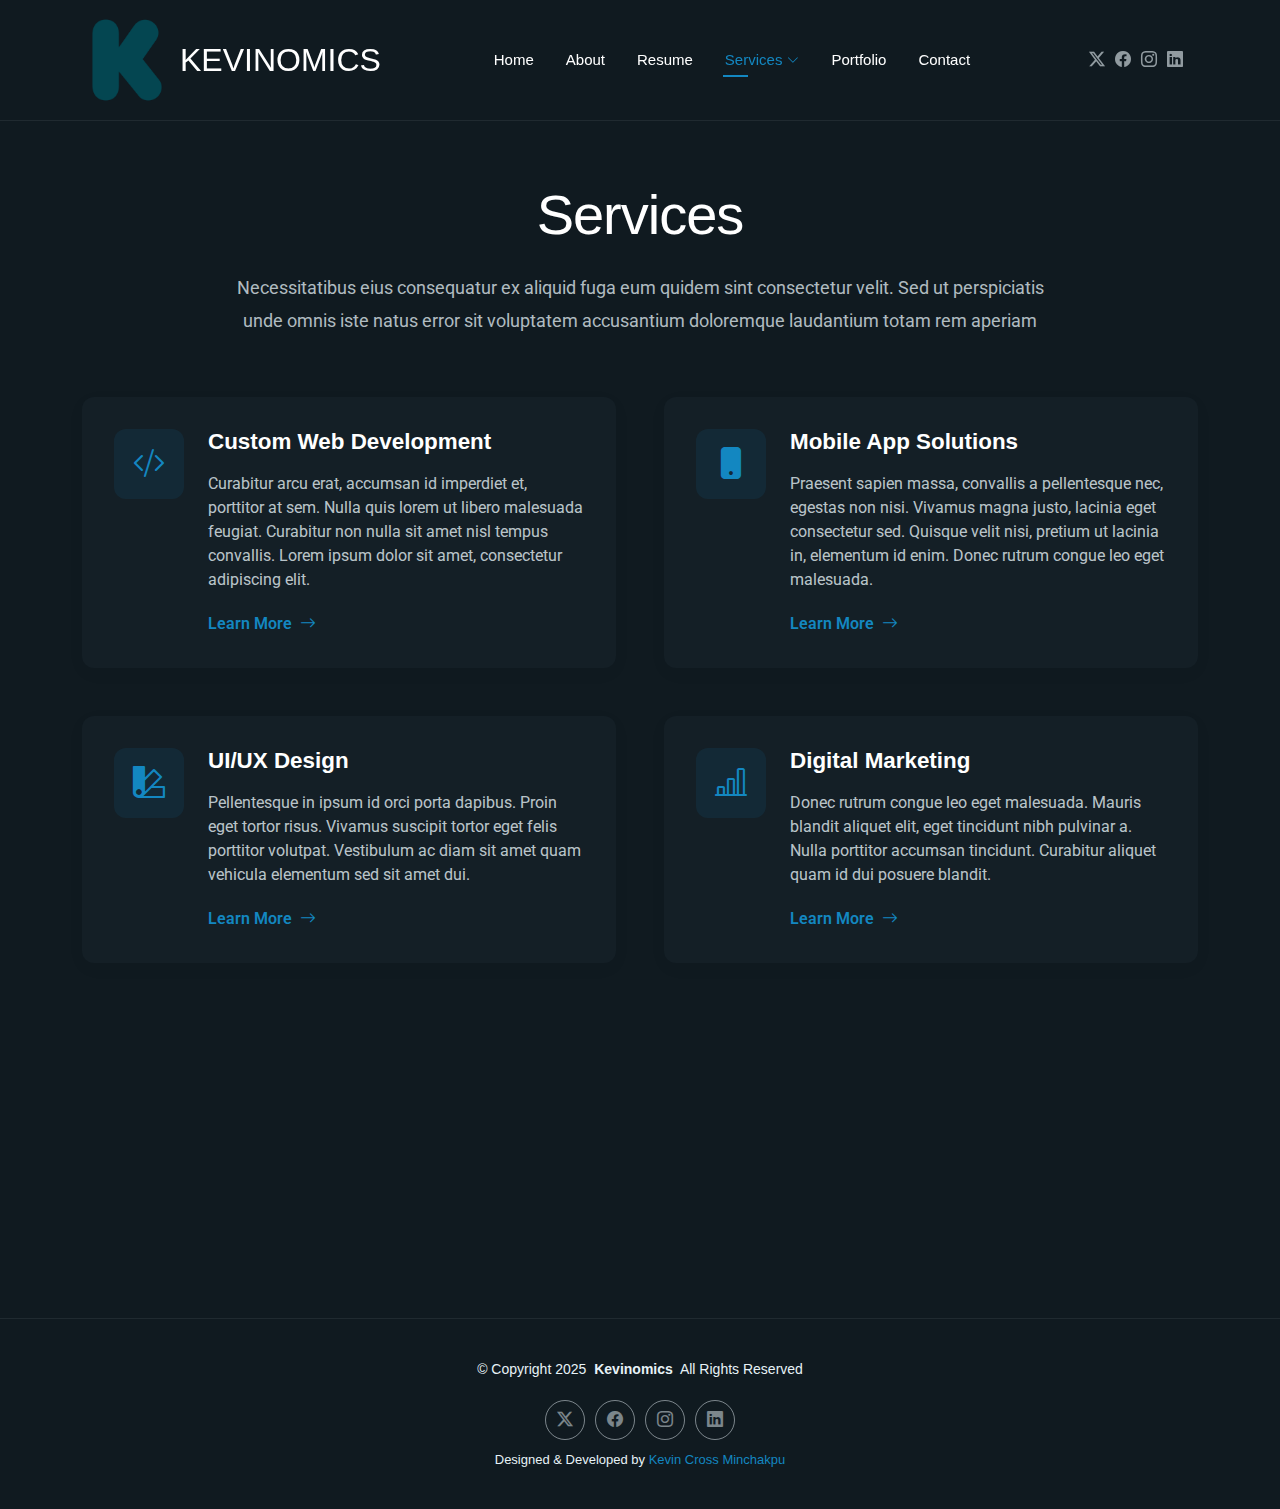
<file: services.html>
<!DOCTYPE html>
<html lang="en">

<head>
  <meta charset="utf-8">
  <meta content="width=device-width, initial-scale=1.0" name="viewport">
  <title>Services - Kevinomics</title>
  <meta name="description" content="">
  <meta name="keywords" content="">

  <!-- Favicons -->
  <link href="assets/img/favicon.png" rel="icon">
  <link href="assets/img/apple-touch-icon.png" rel="apple-touch-icon">

  <!-- Fonts -->
  <link href="https://fonts.googleapis.com" rel="preconnect">
  <link href="https://fonts.gstatic.com" rel="preconnect" crossorigin>
  <link href="https://fonts.googleapis.com/css2?family=Roboto:ital,wght@0,100;0,300;0,400;0,500;0,700;0,900;1,100;1,300;1,400;1,500;1,700;1,900&family=Poppins:ital,wght@0,100;0,200;0,300;0,400;0,500;0,600;0,700;0,800;0,900;1,100;1,200;1,300;1,400;1,500;1,600;1,700;1,800;1,900&family=Raleway:ital,wght@0,100;0,200;0,300;0,400;0,500;0,600;0,700;0,800;0,900;1,100;1,200;1,300;1,400;1,500;1,600;1,700;1,800;1,900&display=swap" rel="stylesheet">

  <!-- Vendor CSS Files -->
  <link href="assets/vendor/bootstrap/css/bootstrap.min.css" rel="stylesheet">
  <link href="assets/vendor/bootstrap-icons/bootstrap-icons.css" rel="stylesheet">
  <link href="assets/vendor/aos/aos.css" rel="stylesheet">
  <link href="assets/vendor/swiper/swiper-bundle.min.css" rel="stylesheet">
  <link href="assets/vendor/glightbox/css/glightbox.min.css" rel="stylesheet">

  <!-- Main CSS File -->
  <link href="assets/css/main.css" rel="stylesheet">
</head>

<body class="services-page">

  <header id="header" class="header d-flex align-items-center light-background sticky-top">
    <div class="container position-relative d-flex align-items-center justify-content-between">

      <a href="index.html" class="logo d-flex align-items-center me-auto me-xl-0">
      <img src="assets/img/logo.png" alt="">
      <h1 class="sitename">KEVINOMICS</h1> 
    </a>

      <nav id="navmenu" class="navmenu">
        <ul>
          <li><a href="index.html">Home</a></li>
          <li><a href="about.html">About</a></li>
          <li><a href="resume.html">Resume</a></li>
          <li class="dropdown"><a href="services.html" class="active"><span>Services</span> <i class="bi bi-chevron-down toggle-dropdown"></i></a>
            <ul>
              <li><a href="#">UI/UX Design</a></li>
              <li class="dropdown"><a href="#"><span>Web Development</span> <i class="bi bi-chevron-down toggle-dropdown"></i></a>
                <ul>
                  <li><a href="#">Frontend Development</a></li>
                  <li><a href="#">Backend Development</a></li>
                  <li><a href="#">Full Stack Development</a></li>
                  <li><a href="#">E-commerce Development</a></li>
                  <li><a href="#">School Management System</a></li>
                </ul>
              </li>
              <li><a href="#">Graphic Design</a></li>
              <li><a href="#">Digital Marketing</a></li>
              <li><a href="#">Content Creation</a></li>
              <li><a href="#">Hardware/Software Installation</a></li>
              <li><a href="#">IT Support</a></li>
              <li><a href="#">SEO Optimization</a></li>
            </ul>
          </li>
          <li><a href="portfolio.html">Portfolio</a></li>
          <li><a href="contact.html">Contact</a></li>
        </ul>
        <i class="mobile-nav-toggle d-xl-none bi bi-list"></i>
      </nav>

      <div class="header-social-links">
        <a href="#" class="twitter"><i class="bi bi-twitter-x"></i></a>
        <a href="#" class="facebook"><i class="bi bi-facebook"></i></a>
        <a href="#" class="instagram"><i class="bi bi-instagram"></i></a>
        <a href="#" class="linkedin"><i class="bi bi-linkedin"></i></a>
      </div>

    </div>
  </header>

  <main class="main">

    <!-- Services Section -->
    <section id="services" class="services section">

      <!-- Section Title -->
      <div class="container section-title" data-aos="fade-up">
        <h2>Services</h2>
        <p>Necessitatibus eius consequatur ex aliquid fuga eum quidem sint consectetur velit. Sed ut perspiciatis unde omnis iste natus error sit voluptatem accusantium doloremque laudantium totam rem aperiam</p>
      </div><!-- End Section Title -->

      <div class="container" data-aos="fade-up" data-aos-delay="100">

        <div class="row justify-content-center g-5">

          <div class="col-md-6" data-aos="fade-right" data-aos-delay="100">
            <div class="service-item">
              <div class="service-icon">
                <i class="bi bi-code-slash"></i>
              </div>
              <div class="service-content">
                <h3>Custom Web Development</h3>
                <p>Curabitur arcu erat, accumsan id imperdiet et, porttitor at sem. Nulla quis lorem ut libero malesuada feugiat. Curabitur non nulla sit amet nisl tempus convallis. Lorem ipsum dolor sit amet, consectetur adipiscing elit.</p>
                <a href="service-details.html" class="service-link">
                  <span>Learn More</span>
                  <i class="bi bi-arrow-right"></i>
                </a>
              </div>
            </div>
          </div><!-- End Service Item -->

          <div class="col-md-6" data-aos="fade-left" data-aos-delay="100">
            <div class="service-item">
              <div class="service-icon">
                <i class="bi bi-phone-fill"></i>
              </div>
              <div class="service-content">
                <h3>Mobile App Solutions</h3>
                <p>Praesent sapien massa, convallis a pellentesque nec, egestas non nisi. Vivamus magna justo, lacinia eget consectetur sed. Quisque velit nisi, pretium ut lacinia in, elementum id enim. Donec rutrum congue leo eget malesuada.</p>
                <a href="service-details.html" class="service-link">
                  <span>Learn More</span>
                  <i class="bi bi-arrow-right"></i>
                </a>
              </div>
            </div>
          </div><!-- End Service Item -->

          <div class="col-md-6" data-aos="fade-right" data-aos-delay="200">
            <div class="service-item">
              <div class="service-icon">
                <i class="bi bi-palette2"></i>
              </div>
              <div class="service-content">
                <h3>UI/UX Design</h3>
                <p>Pellentesque in ipsum id orci porta dapibus. Proin eget tortor risus. Vivamus suscipit tortor eget felis porttitor volutpat. Vestibulum ac diam sit amet quam vehicula elementum sed sit amet dui.</p>
                <a href="service-details.html" class="service-link">
                  <span>Learn More</span>
                  <i class="bi bi-arrow-right"></i>
                </a>
              </div>
            </div>
          </div><!-- End Service Item -->

          <div class="col-md-6" data-aos="fade-left" data-aos-delay="200">
            <div class="service-item">
              <div class="service-icon">
                <i class="bi bi-bar-chart-line"></i>
              </div>
              <div class="service-content">
                <h3>Digital Marketing</h3>
                <p>Donec rutrum congue leo eget malesuada. Mauris blandit aliquet elit, eget tincidunt nibh pulvinar a. Nulla porttitor accumsan tincidunt. Curabitur aliquet quam id dui posuere blandit.</p>
                <a href="service-details.html" class="service-link">
                  <span>Learn More</span>
                  <i class="bi bi-arrow-right"></i>
                </a>
              </div>
            </div>
          </div><!-- End Service Item -->

          <div class="col-md-6" data-aos="fade-right" data-aos-delay="300">
            <div class="service-item">
              <div class="service-icon">
                <i class="bi bi-cloud-check"></i>
              </div>
              <div class="service-content">
                <h3>Cloud Computing</h3>
                <p>Curabitur aliquet quam id dui posuere blandit. Sed porttitor lectus nibh. Vivamus magna justo, lacinia eget consectetur sed, convallis at tellus. Nulla quis lorem ut libero malesuada feugiat.</p>
                <a href="service-details.html" class="service-link">
                  <span>Learn More</span>
                  <i class="bi bi-arrow-right"></i>
                </a>
              </div>
            </div>
          </div><!-- End Service Item -->

          <div class="col-md-6" data-aos="fade-left" data-aos-delay="300">
            <div class="service-item">
              <div class="service-icon">
                <i class="bi bi-shield-lock"></i>
              </div>
              <div class="service-content">
                <h3>Cybersecurity Solutions</h3>
                <p>Vestibulum ac diam sit amet quam vehicula elementum sed sit amet dui. Donec sollicitudin molestie malesuada. Curabitur arcu erat, accumsan id imperdiet et. Proin eget tortor risus.</p>
                <a href="service-details.html" class="service-link">
                  <span>Learn More</span>
                  <i class="bi bi-arrow-right"></i>
                </a>
              </div>
            </div>
          </div><!-- End Service Item -->

        </div>

      </div>

    </section><!-- /Services Section -->

  </main>

  <footer id="footer" class="footer">

    <div class="container">
      <div class="copyright text-center ">
        <p>© <span>Copyright 2025</span> <strong class="px-1 sitename">Kevinomics</strong> <span>All Rights Reserved<br></span></p>
      </div>
      <div class="social-links d-flex justify-content-center">
        <a href=""><i class="bi bi-twitter-x"></i></a>
        <a href=""><i class="bi bi-facebook"></i></a>
        <a href=""><i class="bi bi-instagram"></i></a>
        <a href=""><i class="bi bi-linkedin"></i></a>
      </div>
      <div class="credits">
        Designed & Developed by <a href="https://bootstrapmade.com/">Kevin Cross Minchakpu</a>
      </div>
    </div>

  </footer>

  <!-- Scroll Top -->
  <a href="#" id="scroll-top" class="scroll-top d-flex align-items-center justify-content-center"><i class="bi bi-arrow-up-short"></i></a>

  <!-- Preloader -->
  <div id="preloader"></div>

  <!-- Vendor JS Files -->
  <script src="assets/vendor/bootstrap/js/bootstrap.bundle.min.js"></script>
  <script src="assets/vendor/php-email-form/validate.js"></script>
  <script src="assets/vendor/aos/aos.js"></script>
  <script src="assets/vendor/typed.js/typed.umd.js"></script>
  <script src="assets/vendor/waypoints/noframework.waypoints.js"></script>
  <script src="assets/vendor/purecounter/purecounter_vanilla.js"></script>
  <script src="assets/vendor/swiper/swiper-bundle.min.js"></script>
  <script src="assets/vendor/imagesloaded/imagesloaded.pkgd.min.js"></script>
  <script src="assets/vendor/isotope-layout/isotope.pkgd.min.js"></script>
  <script src="assets/vendor/glightbox/js/glightbox.min.js"></script>

  <!-- Main JS File -->
  <script src="assets/js/main.js"></script>

</body>

</html>
</file>
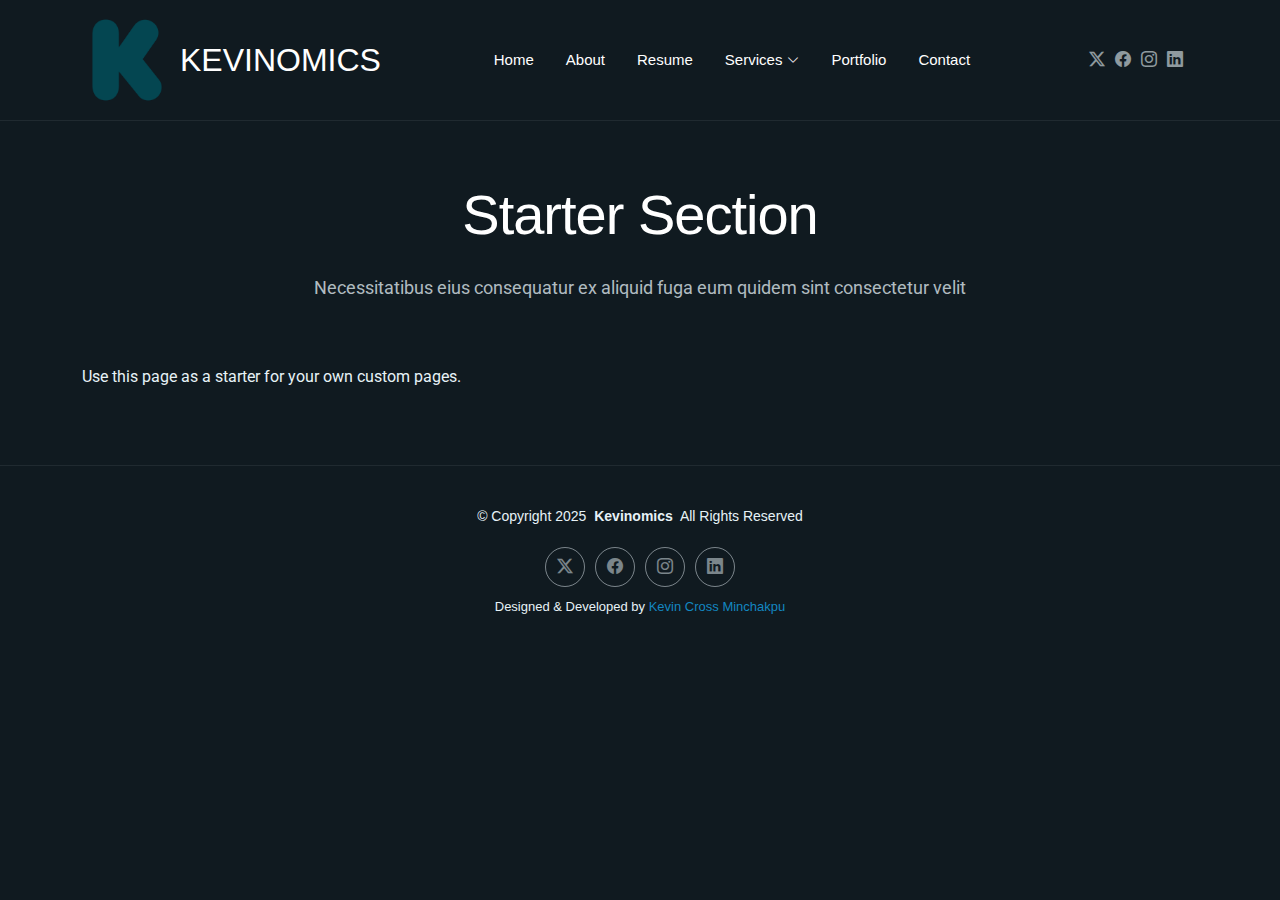
<file: starter-page.html>
<!DOCTYPE html>
<html lang="en">

<head>
  <meta charset="utf-8">
  <meta content="width=device-width, initial-scale=1.0" name="viewport">
  <title>Starter Page - Kevinomics</title>
  <meta name="description" content="">
  <meta name="keywords" content="">

  <!-- Favicons -->
  <link href="assets/img/favicon.png" rel="icon">
  <link href="assets/img/apple-touch-icon.png" rel="apple-touch-icon">

  <!-- Fonts -->
  <link href="https://fonts.googleapis.com" rel="preconnect">
  <link href="https://fonts.gstatic.com" rel="preconnect" crossorigin>
  <link href="https://fonts.googleapis.com/css2?family=Roboto:ital,wght@0,100;0,300;0,400;0,500;0,700;0,900;1,100;1,300;1,400;1,500;1,700;1,900&family=Poppins:ital,wght@0,100;0,200;0,300;0,400;0,500;0,600;0,700;0,800;0,900;1,100;1,200;1,300;1,400;1,500;1,600;1,700;1,800;1,900&family=Raleway:ital,wght@0,100;0,200;0,300;0,400;0,500;0,600;0,700;0,800;0,900;1,100;1,200;1,300;1,400;1,500;1,600;1,700;1,800;1,900&display=swap" rel="stylesheet">

  <!-- Vendor CSS Files -->
  <link href="assets/vendor/bootstrap/css/bootstrap.min.css" rel="stylesheet">
  <link href="assets/vendor/bootstrap-icons/bootstrap-icons.css" rel="stylesheet">
  <link href="assets/vendor/aos/aos.css" rel="stylesheet">
  <link href="assets/vendor/swiper/swiper-bundle.min.css" rel="stylesheet">
  <link href="assets/vendor/glightbox/css/glightbox.min.css" rel="stylesheet">

  <!-- Main CSS File -->
  <link href="assets/css/main.css" rel="stylesheet">
</head>

<body class="starter-page-page">

  <header id="header" class="header d-flex align-items-center light-background sticky-top">
    <div class="container position-relative d-flex align-items-center justify-content-between">

      <a href="index.html" class="logo d-flex align-items-center me-auto me-xl-0">
      <img src="assets/img/logo.png" alt="">
      <h1 class="sitename">KEVINOMICS</h1> 
    </a>

      <nav id="navmenu" class="navmenu">
        <ul>
          <li><a href="index.html">Home</a></li>
          <li><a href="about.html">About</a></li>
          <li><a href="resume.html">Resume</a></li>
          <li class="dropdown"><a href="#"><span>Services</span> <i class="bi bi-chevron-down toggle-dropdown"></i></a>
            <ul>
              <li><a href="#">UI/UX Design</a></li>
              <li class="dropdown"><a href="#"><span>Web Development</span> <i class="bi bi-chevron-down toggle-dropdown"></i></a>
                <ul>
                  <li><a href="#">Frontend Development</a></li>
                  <li><a href="#">Backend Development</a></li>
                  <li><a href="#">Full Stack Development</a></li>
                  <li><a href="#">E-commerce Development</a></li>
                  <li><a href="#">School Management System</a></li>
                </ul>
              </li>
              <li><a href="#">Graphic Design</a></li>
              <li><a href="#">Digital Marketing</a></li>
              <li><a href="#">Content Creation</a></li>
              <li><a href="#">Hardware/Software Installation</a></li>
              <li><a href="#">IT Support</a></li>
              <li><a href="#">SEO Optimization</a></li>
            </ul>
          </li>
          <li><a href="portfolio.html">Portfolio</a></li>
          <li><a href="contact.html">Contact</a></li>
        </ul>
        <i class="mobile-nav-toggle d-xl-none bi bi-list"></i>
      </nav>

      <div class="header-social-links">
        <a href="#" class="twitter"><i class="bi bi-twitter-x"></i></a>
        <a href="#" class="facebook"><i class="bi bi-facebook"></i></a>
        <a href="#" class="instagram"><i class="bi bi-instagram"></i></a>
        <a href="#" class="linkedin"><i class="bi bi-linkedin"></i></a>
      </div>

    </div>
  </header>

  <main class="main">

    <!-- Starter Section Section -->
    <section id="starter-section" class="starter-section section">

      <!-- Section Title -->
      <div class="container section-title" data-aos="fade-up">
        <h2>Starter Section</h2>
        <p>Necessitatibus eius consequatur ex aliquid fuga eum quidem sint consectetur velit</p>
      </div><!-- End Section Title -->

      <div class="container" data-aos="fade-up">
        <p>Use this page as a starter for your own custom pages.</p>
      </div>

    </section><!-- /Starter Section Section -->

  </main>

  <footer id="footer" class="footer">

    <div class="container">
      <div class="copyright text-center ">
        <p>© <span>Copyright 2025</span> <strong class="px-1 sitename">Kevinomics</strong> <span>All Rights Reserved<br></span></p>
      </div>
      <div class="social-links d-flex justify-content-center">
        <a href=""><i class="bi bi-twitter-x"></i></a>
        <a href=""><i class="bi bi-facebook"></i></a>
        <a href=""><i class="bi bi-instagram"></i></a>
        <a href=""><i class="bi bi-linkedin"></i></a>
      </div>
      <div class="credits">
        Designed & Developed by <a href="https://bootstrapmade.com/">Kevin Cross Minchakpu</a>
      </div>
    </div>
  </footer>

  <!-- Scroll Top -->
  <a href="#" id="scroll-top" class="scroll-top d-flex align-items-center justify-content-center"><i class="bi bi-arrow-up-short"></i></a>

  <!-- Preloader -->
  <div id="preloader"></div>

  <!-- Vendor JS Files -->
  <script src="assets/vendor/bootstrap/js/bootstrap.bundle.min.js"></script>
  <script src="assets/vendor/php-email-form/validate.js"></script>
  <script src="assets/vendor/aos/aos.js"></script>
  <script src="assets/vendor/typed.js/typed.umd.js"></script>
  <script src="assets/vendor/waypoints/noframework.waypoints.js"></script>
  <script src="assets/vendor/purecounter/purecounter_vanilla.js"></script>
  <script src="assets/vendor/swiper/swiper-bundle.min.js"></script>
  <script src="assets/vendor/imagesloaded/imagesloaded.pkgd.min.js"></script>
  <script src="assets/vendor/isotope-layout/isotope.pkgd.min.js"></script>
  <script src="assets/vendor/glightbox/js/glightbox.min.js"></script>

  <!-- Main JS File -->
  <script src="assets/js/main.js"></script>

</body>

</html>
</file>
<file: assets/css/main.css>
/**
 * Author: Kevin Cross Minchakpu
 *
 */


/* Fonts */
:root {
  --default-font: "Roboto",  system-ui, -apple-system, "Segoe UI", Roboto, "Helvetica Neue", Arial, "Noto Sans", "Liberation Sans", sans-serif, "Apple Color Emoji", "Segoe UI Emoji", "Segoe UI Symbol", "Noto Color Emoji";
  --heading-font: "Play",  sans-serif;
  --nav-font: "Play",  sans-serif;
}

/* Global Colors */
:root { 
    --background-color: #101a20; 
    --default-color: #e7f2f7; 
  --heading-color: #ffffff; 
  --accent-color: #1387c1; 
  --surface-color: #141f26; 
  --contrast-color: #ffffff; 
}

/* Nav Menu Colors */
:root {
  --nav-color: #ffffff;  
  --nav-hover-color: #1387c1; 
  --nav-mobile-background-color: #213642; 
  --nav-dropdown-background-color: #051117; 
  --nav-dropdown-color: #e7f2f7; 
  --nav-dropdown-hover-color: #1387c1; 
}

/* Color Presets */

.light-background {
  --background-color: #142027;
  --surface-color: #325264;
}

.dark-background {
  --background-color: #0b1419;
  --default-color: #ffffff;
  --heading-color: #ffffff;
  --surface-color: #252525;
  --contrast-color: #ffffff;
}

/* Smooth scroll */
:root {
  scroll-behavior: smooth;
}

/*--------------------------------------------------------------
# General Styling & Shared Classes
--------------------------------------------------------------*/
body {
  color: var(--default-color);
  background-color: var(--background-color);
  font-family: var(--default-font);
}

a {
  color: var(--accent-color);
  text-decoration: none;
  transition: 0.3s;
}

a:hover {
  color: color-mix(in srgb, var(--accent-color), transparent 25%);
  text-decoration: none;
}

h1,
h2,
h3,
h4,
h5,
h6 {
  color: var(--heading-color);
  font-family: var(--heading-font);
}

/* PHP Email Form Messages
------------------------------*/
.php-email-form .error-message {
  display: none;
  background: #df1529;
  color: #ffffff;
  text-align: left;
  padding: 15px;
  margin-bottom: 24px;
  font-weight: 600;
}

.php-email-form .sent-message {
  display: none;
  color: #ffffff;
  background: #059652;
  text-align: center;
  padding: 15px;
  margin-bottom: 24px;
  font-weight: 600;
}

.php-email-form .loading {
  display: none;
  background: var(--surface-color);
  text-align: center;
  padding: 15px;
  margin-bottom: 24px;
}

.php-email-form .loading:before {
  content: "";
  display: inline-block;
  border-radius: 50%;
  width: 24px;
  height: 24px;
  margin: 0 10px -6px 0;
  border: 3px solid var(--accent-color);
  border-top-color: var(--surface-color);
  animation: php-email-form-loading 1s linear infinite;
}

@keyframes php-email-form-loading {
  0% {
    transform: rotate(0deg);
  }

  100% {
    transform: rotate(360deg);
  }
}

/*--------------------------------------------------------------
# Global Header
--------------------------------------------------------------*/
.header {
  --background-color: rgba(255, 255, 255, 0);
  color: var(--default-color);
  background-color: var(--background-color);
  padding: 15px 0;
  transition: all 0.5s;
  z-index: 997;
  border-bottom: 1px solid color-mix(in srgb, var(--default-color), transparent 92%);
}

.header .logo {
  line-height: 1;
}

.header .logo img {
  max-height: 90px;
  margin-right: 8px;
}

.header .logo h1 {
  font-size: 32px;
  font-family: var(--heading-font);
  margin: 0;
  font-weight: 400;
  color: var(--heading-color);
}

.header .header-social-links {
  padding-right: 15px;
}

.header .header-social-links a {
  color: color-mix(in srgb, var(--default-color), transparent 40%);
  padding-left: 6px;
  display: inline-block;
  transition: 0.3s;
  font-size: 16px;
}

.header .header-social-links a:hover {
  color: var(--default-color);
}

.header .header-social-links a i {
  line-height: 0px;
}

@media (max-width: 1200px) {
  .header .logo {
    order: 1;
  }

  .header .header-social-links {
    order: 2;
  }

  .header .navmenu {
    order: 3;
  }
}

/* Global Header on Scroll
------------------------------*/
.scrolled .header {
  --background-color: rgba(16, 26, 32, 0.9);
}

/*--------------------------------------------------------------
# Navigation Menu
--------------------------------------------------------------*/
/* Desktop Navigation */
@media (min-width: 1200px) {
  .navmenu {
    padding: 0;
  }

  .navmenu ul {
    margin: 0;
    padding: 0;
    display: flex;
    list-style: none;
    align-items: center;
  }

  .navmenu li {
    position: relative;
  }

  .navmenu>ul>li {
    white-space: nowrap;
    padding: 15px 28px 15px 0;
  }

  .navmenu>ul>li:last-child {
    padding-right: 0;
  }

  .navmenu a,
  .navmenu a:focus {
    color: var(--nav-color);
    font-size: 15px;
    padding: 0 2px;
    font-family: var(--nav-font);
    font-weight: 400;
    display: flex;
    align-items: center;
    justify-content: space-between;
    white-space: nowrap;
    transition: 0.3s;
    position: relative;
  }

  .navmenu a i,
  .navmenu a:focus i {
    font-size: 12px;
    line-height: 0;
    margin-left: 5px;
    transition: 0.3s;
  }

  .navmenu>ul>li>a:before {
    content: "";
    position: absolute;
    height: 2px;
    bottom: -6px;
    left: 0;
    background-color: var(--nav-hover-color);
    visibility: hidden;
    width: 0px;
    transition: all 0.3s ease-in-out 0s;
  }

  .navmenu a:hover:before,
  .navmenu li:hover>a:before,
  .navmenu .active:before {
    visibility: visible;
    width: 25px;
  }

  .navmenu li:hover>a,
  .navmenu .active,
  .navmenu .active:focus {
    color: var(--nav-hover-color);
  }

  .navmenu .dropdown ul {
    margin: 0;
    padding: 10px 0;
    background: var(--nav-dropdown-background-color);
    display: block;
    position: absolute;
    visibility: hidden;
    left: -5px;
    top: 130%;
    opacity: 0;
    transition: 0.3s;
    border-radius: 4px;
    z-index: 99;
    box-shadow: 0px 0px 30px rgba(0, 0, 0, 0.1);
  }

  .navmenu .dropdown ul li {
    min-width: 200px;
  }

  .navmenu .dropdown ul a {
    padding: 10px 20px;
    font-size: 15px;
    text-transform: none;
    color: var(--nav-dropdown-color);
  }

  .navmenu .dropdown ul a i {
    font-size: 12px;
  }

  .navmenu .dropdown ul a:hover,
  .navmenu .dropdown ul .active:hover,
  .navmenu .dropdown ul li:hover>a {
    color: var(--nav-dropdown-hover-color);
  }

  .navmenu .dropdown:hover>ul {
    opacity: 1;
    top: 100%;
    visibility: visible;
  }

  .navmenu .dropdown .dropdown ul {
    top: 0;
    left: -90%;
    visibility: hidden;
  }

  .navmenu .dropdown .dropdown:hover>ul {
    opacity: 1;
    top: 0;
    left: -100%;
    visibility: visible;
  }
}

/* Mobile Navigation */
@media (max-width: 1199px) {
  .mobile-nav-toggle {
    color: var(--nav-color);
    font-size: 28px;
    line-height: 0;
    margin-right: 10px;
    cursor: pointer;
    transition: color 0.3s;
  }

  .navmenu {
    padding: 0;
    z-index: 9997;
  }

  .navmenu ul {
    display: none;
    list-style: none;
    position: absolute;
    inset: 60px 20px 20px 20px;
    padding: 10px 0;
    margin: 0;
    border-radius: 6px;
    background-color: var(--nav-mobile-background-color);
    border: 1px solid color-mix(in srgb, var(--default-color), transparent 90%);
    box-shadow: none;
    overflow-y: auto;
    transition: 0.3s;
    z-index: 9998;
  }

  .navmenu a,
  .navmenu a:focus {
    color: var(--nav-dropdown-color);
    padding: 10px 20px;
    font-family: var(--nav-font);
    font-size: 17px;
    font-weight: 500;
    display: flex;
    align-items: center;
    justify-content: space-between;
    white-space: nowrap;
    transition: 0.3s;
  }

  .navmenu a i,
  .navmenu a:focus i {
    font-size: 12px;
    line-height: 0;
    margin-left: 5px;
    width: 30px;
    height: 30px;
    display: flex;
    align-items: center;
    justify-content: center;
    border-radius: 50%;
    transition: 0.3s;
    background-color: color-mix(in srgb, var(--accent-color), transparent 90%);
  }

  .navmenu a i:hover,
  .navmenu a:focus i:hover {
    background-color: var(--accent-color);
    color: var(--contrast-color);
  }

  .navmenu a:hover,
  .navmenu .active,
  .navmenu .active:focus {
    color: var(--nav-dropdown-hover-color);
  }

  .navmenu .active i,
  .navmenu .active:focus i {
    background-color: var(--accent-color);
    color: var(--contrast-color);
    transform: rotate(180deg);
  }

  .navmenu .dropdown ul {
    position: static;
    display: none;
    z-index: 99;
    padding: 10px 0;
    margin: 10px 20px;
    background-color: var(--nav-dropdown-background-color);
    transition: all 0.5s ease-in-out;
  }

  .navmenu .dropdown ul ul {
    background-color: rgba(33, 37, 41, 0.1);
  }

  .navmenu .dropdown>.dropdown-active {
    display: block;
    background-color: rgba(33, 37, 41, 0.03);
  }

  .mobile-nav-active {
    overflow: hidden;
  }

  .mobile-nav-active .mobile-nav-toggle {
    color: #fff;
    position: absolute;
    font-size: 32px;
    top: 15px;
    right: 15px;
    margin-right: 0;
    z-index: 9999;
  }

  .mobile-nav-active .navmenu {
    position: fixed;
    overflow: hidden;
    inset: 0;
    background: rgba(33, 37, 41, 0.8);
    transition: 0.3s;
  }

  .mobile-nav-active .navmenu>ul {
    display: block;
  }
}

/*--------------------------------------------------------------
# Global Footer
--------------------------------------------------------------*/
.footer {
  color: var(--default-color);
  background-color: var(--background-color);
  font-size: 14px;
  font-family: 'Play', sans-serif;
  padding: 40px 0;
  position: relative;
  border-top: 1px solid color-mix(in srgb, var(--default-color), transparent 92%);
}

.footer .copyright p {
  margin-bottom: 0;
  font-family: 'Play', sans-serif;
}

.footer .social-links {
  margin-top: 20px;
}

.footer .social-links a {
  display: flex;
  align-items: center;
  justify-content: center;
  width: 40px;
  height: 40px;
  border-radius: 50%;
  border: 1px solid color-mix(in srgb, var(--default-color), transparent 50%);
  font-size: 16px;
  color: color-mix(in srgb, var(--default-color), transparent 50%);
  margin: 0 5px;
  transition: 0.3s;
}

.footer .social-links a:hover {
  color: var(--accent-color);
  border-color: var(--accent-color);
}

.footer .credits {
  margin-top: 10px;
  font-size: 13px;
  text-align: center;
  font-family: 'Play', sans-serif;
}

/*--------------------------------------------------------------
# Preloader
--------------------------------------------------------------*/
#preloader {
  position: fixed;
  inset: 0;
  z-index: 9999;
  overflow: hidden;
  background-color: var(--background-color);
  transition: all 0.6s ease-out;
  width: 100%;
  height: 100vh;
}

#preloader:before,
#preloader:after {
  content: "";
  position: absolute;
  border: 4px solid var(--accent-color);
  border-radius: 50%;
  animation: animate-preloader 2s cubic-bezier(0, 0.2, 0.8, 1) infinite;
}

#preloader:after {
  animation-delay: -0.5s;
}

@keyframes animate-preloader {
  0% {
    width: 10px;
    height: 10px;
    top: calc(50% - 5px);
    left: calc(50% - 5px);
    opacity: 1;
  }

  100% {
    width: 72px;
    height: 72px;
    top: calc(50% - 36px);
    left: calc(50% - 36px);
    opacity: 0;
  }
}

/*--------------------------------------------------------------
# Scroll Top Button
--------------------------------------------------------------*/
.scroll-top {
  position: fixed;
  visibility: hidden;
  opacity: 0;
  right: 15px;
  bottom: -15px;
  z-index: 99999;
  background-color: var(--accent-color);
  width: 44px;
  height: 44px;
  border-radius: 50px;
  transition: all 0.4s;
}

.scroll-top i {
  font-size: 24px;
  color: var(--contrast-color);
  line-height: 0;
}

.scroll-top:hover {
  background-color: color-mix(in srgb, var(--accent-color), transparent 20%);
  color: var(--contrast-color);
}

.scroll-top.active {
  visibility: visible;
  opacity: 1;
  bottom: 15px;
}

/*--------------------------------------------------------------
# Disable aos animation delay on mobile devices
--------------------------------------------------------------*/
@media screen and (max-width: 768px) {
  [data-aos-delay] {
    transition-delay: 0 !important;
  }
}

/*--------------------------------------------------------------
# Global Page Titles & Breadcrumbs
--------------------------------------------------------------*/
.page-title {
  color: var(--default-color);
  background-color: var(--background-color);
  position: relative;
}

.page-title .heading {
  padding: 80px 0;
  border-top: 1px solid color-mix(in srgb, var(--default-color), transparent 90%);
}

.page-title .heading h1 {
  font-size: 38px;
  font-weight: 700;
}

.page-title nav {
  background-color: color-mix(in srgb, var(--default-color), transparent 96%);
  padding: 20px 0;
}

.page-title nav ol {
  display: flex;
  flex-wrap: wrap;
  list-style: none;
  padding: 0;
  margin: 0;
  font-size: 16px;
  font-weight: 400;
}

.page-title nav ol li+li {
  padding-left: 10px;
}

.page-title nav ol li+li::before {
  content: "/";
  display: inline-block;
  padding-right: 10px;
  color: color-mix(in srgb, var(--default-color), transparent 70%);
}

/*--------------------------------------------------------------
# Global Sections
--------------------------------------------------------------*/
section,
.section {
  color: var(--default-color);
  background-color: var(--background-color);
  padding: 60px 0;
  scroll-margin-top: 100px;
  overflow: clip;
}

@media (max-width: 1199px) {

  section,
  .section {
    scroll-margin-top: 66px;
  }
}

/*--------------------------------------------------------------
# Global Section Titles
--------------------------------------------------------------*/
.section-title {
  text-align: center;
  padding-bottom: 60px;
  position: relative;
}

.section-title h2 {
  font-size: 3.5rem;
  font-weight: 400;
  line-height: 1.2;
  color: var(--heading-color);
  margin-bottom: 1.5rem;
  letter-spacing: -1px;
}

@media (max-width: 768px) {
  .section-title h2 {
    font-size: 2.5rem;
  }
}

.section-title p {
  font-size: 1.125rem;
  line-height: 1.8;
  color: color-mix(in srgb, var(--default-color), transparent 25%);
  max-width: 900px;
  margin: 0 auto;
  text-wrap: balance;
}

/*--------------------------------------------------------------
# Hero Section
--------------------------------------------------------------*/
.hero {
  padding: 80px 0;
  min-height: 100vh;
  display: flex;
  align-items: center;
}

.hero .hero-content h1 {
  font-size: 3.5rem;
  font-weight: 700;
  margin-bottom: 1rem;
  line-height: 1.2;
}

.hero .hero-content h1 .highlight {
  color: var(--accent-color);
  position: relative;
}

.hero .hero-content h1 .highlight::after {
  content: "";
  position: absolute;
  bottom: 0;
  left: 0;
  width: 100%;
  height: 3px;
  background: linear-gradient(90deg, var(--accent-color), color-mix(in srgb, var(--accent-color), transparent 50%));
  border-radius: 2px;
}

@media (max-width: 768px) {
  .hero .hero-content h1 {
    font-size: 2.5rem;
  }
}

.hero .hero-content h2 {
  font-size: 1.5rem;
  font-weight: 400;
  margin-bottom: 2rem;
  color: color-mix(in srgb, var(--default-color), transparent 20%);
}

.hero .hero-content h2 .typed {
  color: var(--accent-color);
  font-weight: 600;
}

@media (max-width: 768px) {
  .hero .hero-content h2 {
    font-size: 1.25rem;
  }
}

.hero .hero-content p {
  font-size: 1.1rem;
  line-height: 1.6;
  margin-bottom: 2.5rem;
  color: color-mix(in srgb, var(--default-color), transparent 30%);
}

.hero .hero-actions {
  display: flex;
  gap: 1rem;
  margin-bottom: 3rem;
}

.hero .hero-actions .btn {
  padding: 12px 30px;
  border-radius: 50px;
  font-weight: 600;
  text-decoration: none;
  transition: all 0.3s ease;
  border: 2px solid;
}

.hero .hero-actions .btn.btn-primary {
  background: var(--accent-color);
  color: var(--contrast-color);
  border-color: var(--accent-color);
}

.hero .hero-actions .btn.btn-primary:hover {
  background: color-mix(in srgb, var(--accent-color), black 15%);
  border-color: color-mix(in srgb, var(--accent-color), black 15%);
  transform: translateY(-2px);
}

.hero .hero-actions .btn.btn-outline {
  background: transparent;
  color: var(--accent-color);
  border-color: var(--accent-color);
}

.hero .hero-actions .btn.btn-outline:hover {
  transform: translateY(-2px);
}

@media (max-width: 576px) {
  .hero .hero-actions {
    flex-direction: column;
  }

  .hero .hero-actions .btn {
    text-align: center;
  }
}

.hero .social-links {
  display: flex;
  gap: 1rem;
}

.hero .social-links a {
  width: 45px;
  height: 45px;
  background: var(--surface-color);
  border-radius: 50%;
  display: flex;
  align-items: center;
  justify-content: center;
  color: var(--default-color);
  font-size: 1.2rem;
  transition: all 0.3s ease;
}

.hero .social-links a:hover {
  background: var(--accent-color);
  color: var(--contrast-color);
  transform: translateY(-3px);
  box-shadow: 0 8px 25px color-mix(in srgb, var(--accent-color), transparent 70%);
}

.hero .hero-image {
  position: relative;
}

.hero .hero-image .image-wrapper {
  position: relative;
  max-width: 450px;
  margin: 0 auto;
}

.hero .hero-image .image-wrapper img {
  border-radius: 20px;
  box-shadow: 0 5px 15px color-mix(in srgb, var(--default-color), transparent 95%);
  transition: transform 0.3s ease;
}

.hero .hero-image .image-wrapper img:hover {
  transform: scale(1.02);
}

.hero .hero-image .floating-elements {
  position: absolute;
  top: 0;
  left: 0;
  right: 0;
  bottom: 0;
  pointer-events: none;
}

.hero .hero-image .floating-elements .floating-card {
  position: absolute;
  background: var(--surface-color);
  padding: 15px 20px;
  border-radius: 15px;
  box-shadow: 0 10px 30px color-mix(in srgb, var(--default-color), transparent 90%);
  display: flex;
  align-items: center;
  gap: 10px;
  font-weight: 600;
  animation: float 3s ease-in-out infinite;
}

.hero .hero-image .floating-elements .floating-card i {
  font-size: 1.5rem;
  color: var(--accent-color);
}

.hero .hero-image .floating-elements .floating-card.design {
  top: 10%;
  right: -10%;
  animation-delay: 0s;
}

.hero .hero-image .floating-elements .floating-card.code {
  bottom: 30%;
  left: -15%;
  animation-delay: 1s;
}

.hero .hero-image .floating-elements .floating-card.creativity {
  top: 60%;
  right: -5%;
  animation-delay: 2s;
}

@media (max-width: 992px) {
  .hero .hero-image .floating-elements .floating-card {
    display: none;
  }
}

@keyframes float {

  0%,
  100% {
    transform: translateY(0px);
  }

  50% {
    transform: translateY(-10px);
  }
}

@media (max-width: 992px) {
  .hero .hero-content {
    text-align: center;
    margin-bottom: 3rem;
  }
}

/*--------------------------------------------------------------
# About Section
--------------------------------------------------------------*/
.about .intro-content .eyebrow {
  display: inline-block;
  letter-spacing: 0.12em;
  text-transform: uppercase;
  font-size: 12px;
  color: color-mix(in srgb, var(--default-color), transparent 40%);
  margin-bottom: 16px;
}

.about .intro-content .headline {
  font-family: var(--heading-font);
  font-weight: 300;
  line-height: 1.2;
  font-size: clamp(28px, 4vw, 44px);
  margin: 0 0 24px 0;
}

.about .intro-content .lead {
  font-size: 18px;
  line-height: 1.8;
  color: color-mix(in srgb, var(--default-color), transparent 10%);
  margin-bottom: 24px;
}

.about .intro-content p {
  line-height: 1.8;
  margin-bottom: 24px;
  color: color-mix(in srgb, var(--default-color), transparent 5%);
}

.about .intro-content .cta-group {
  display: flex;
  gap: 24px;
  align-items: center;
  margin-top: 24px;
}

.about .intro-content .cta-group .btn-ghost {
  display: inline-flex;
  align-items: center;
  gap: 8px;
  padding: 12px 18px;
  border-radius: 6px;
  color: var(--accent-color);
  background: color-mix(in srgb, var(--accent-color), transparent 92%);
  border: 1px solid color-mix(in srgb, var(--accent-color), transparent 70%);
  transition: 0.3s ease-in-out;
}

.about .intro-content .cta-group .btn-ghost:hover,
.about .intro-content .cta-group .btn-ghost:focus {
  color: var(--contrast-color);
  background: var(--accent-color);
  border-color: var(--accent-color);
  outline: none;
  box-shadow: 0 0 0 3px color-mix(in srgb, var(--accent-color), transparent 70%);
}

.about .intro-content .cta-group .link-underline {
  display: inline-flex;
  align-items: center;
  gap: 8px;
  position: relative;
  color: var(--accent-color);
  padding-bottom: 4px;
  transition: 0.3s ease-in-out;
}

.about .intro-content .cta-group .link-underline::after {
  content: "";
  position: absolute;
  left: 0;
  right: 0;
  bottom: 0;
  height: 1px;
  background: color-mix(in srgb, var(--accent-color), transparent 40%);
  transform: scaleX(0.4);
  transform-origin: left;
  transition: 0.3s ease-in-out;
}

.about .intro-content .cta-group .link-underline:hover,
.about .intro-content .cta-group .link-underline:focus {
  color: color-mix(in srgb, var(--accent-color), transparent 10%);
  outline: none;
}

.about .intro-content .cta-group .link-underline:hover::after,
.about .intro-content .cta-group .link-underline:focus::after {
  transform: scaleX(1);
}

.about .profile-figure {
  margin: 0;
}

.about .profile-figure .profile-photo {
  width: 88%;
  max-width: 440px;
  border-radius: 18px;
  box-shadow: 0 10px 30px color-mix(in srgb, var(--default-color), transparent 92%);
  transform: translateY(0);
  transition: transform 0.3s ease-in-out;
}

.about .profile-figure .profile-caption {
  margin-top: 24px;
  display: flex;
  align-items: center;
  justify-content: center;
}

.about .profile-figure .profile-caption .meta {
  font-size: 14px;
  color: color-mix(in srgb, var(--default-color), transparent 20%);
}

.about .profile-figure .profile-caption .meta .funfact {
  font-size: 13px;
  margin-top: 4px;
  color: color-mix(in srgb, var(--default-color), transparent 35%);
}

.about .profile-figure:hover .profile-photo {
  transform: translateY(-4px);
}

.about .skill-item {
  padding: 24px;
  border-radius: 6px;
  transition: 0.3s ease-in-out;
  background: color-mix(in srgb, var(--surface-color), var(--accent-color) 2%);
  border: 1px solid color-mix(in srgb, var(--default-color), transparent 88%);
  height: 100%;
}

.about .skill-item i {
  font-size: 24px;
  color: var(--accent-color);
  margin-bottom: 16px;
  display: inline-block;
}

.about .skill-item h3 {
  font-size: 16px;
  margin-bottom: 6px;
  font-weight: 500;
}

.about .skill-item p {
  margin: 0;
  font-size: 14px;
  color: color-mix(in srgb, var(--default-color), transparent 25%);
}

.about .skill-item:hover {
  transform: translateY(-3px);
  border-color: color-mix(in srgb, var(--accent-color), transparent 60%);
  box-shadow: 0 10px 30px color-mix(in srgb, var(--default-color), transparent 92%);
}

.about .timeline-item {
  position: relative;
  padding-left: 26px;
}

.about .timeline-item time {
  display: inline-block;
  font-size: 12px;
  letter-spacing: 0.08em;
  text-transform: uppercase;
  color: color-mix(in srgb, var(--default-color), transparent 45%);
  margin-bottom: 6px;
}

.about .timeline-item h4 {
  font-size: 18px;
  font-weight: 400;
  margin: 0 0 6px;
}

.about .timeline-item p {
  font-size: 14px;
  color: color-mix(in srgb, var(--default-color), transparent 25%);
  margin: 0;
}

.about .timeline-item .dot {
  position: absolute;
  left: 0;
  top: 4px;
  width: 10px;
  height: 10px;
  border-radius: 50%;
  background: var(--accent-color);
  box-shadow: 0 0 0 6px color-mix(in srgb, var(--accent-color), transparent 80%);
}

.about .personal-quote {
  padding: 24px 0;
}

.about .personal-quote p {
  font-family: var(--heading-font);
  font-weight: 300;
  font-size: clamp(20px, 3vw, 28px);
  line-height: 1.5;
  color: color-mix(in srgb, var(--default-color), transparent 5%);
  margin: 0 auto;
  max-width: 800px;
}

.about .fact-pill {
  display: flex;
  align-items: center;
  justify-content: center;
  gap: 10px;
  padding: 10px 14px;
  border-radius: 999px;
  border: 1px solid color-mix(in srgb, var(--default-color), transparent 85%);
  background: var(--surface-color);
  color: color-mix(in srgb, var(--default-color), transparent 10%);
  transition: 0.3s ease-in-out;
}

.about .fact-pill i {
  color: var(--accent-color);
}

.about .fact-pill span {
  font-size: 14px;
}

.about .fact-pill:hover {
  transform: translateY(-2px);
  border-color: color-mix(in srgb, var(--accent-color), transparent 60%);
  box-shadow: 0 10px 30px color-mix(in srgb, var(--default-color), transparent 92%);
}

.about .fact-pill:focus-within {
  box-shadow: 0 0 0 3px color-mix(in srgb, var(--accent-color), transparent 70%);
}

@media (max-width: 992px) {
  .about .profile-figure {
    text-align: center !important;
  }

  .about .profile-figure .profile-photo {
    width: 72%;
  }

  .about .intro-content .cta-group {
    flex-wrap: wrap;
  }
}

@media (max-width: 576px) {
  .about .profile-figure .profile-photo {
    width: 100%;
  }
}

/*--------------------------------------------------------------
# Skills Section
--------------------------------------------------------------*/
.skills .skill-box {
  background-color: var(--surface-color);
  padding: 2rem;
  border-radius: 8px;
  box-shadow: 0 0 20px rgba(0, 0, 0, 0.05);
}

.skills .skill-box h3 {
  font-size: 1.2rem;
  margin-bottom: 1rem;
  font-weight: 600;
}

.skills .skill-box p {
  font-size: 0.9rem;
  margin-bottom: 0.8rem;
  opacity: 0.6;
}

.skills .skill-box .progress {
  background-color: color-mix(in srgb, var(--accent-color), transparent 85%);
  border-radius: 50px;
  height: 8px;
  margin-top: 5px;
  overflow: hidden;
}

.skills .skill-box .progress .progress-bar {
  background-color: var(--accent-color);
  height: 100%;
  position: relative;
  border-radius: 50px;
  transition: 0.9s;
  width: 1px;
}

/*--------------------------------------------------------------
# Stats Section
--------------------------------------------------------------*/
.stats .avatars {
  position: relative;
}

.stats .avatars img {
  width: 60px;
  height: 60px;
  border: 3px solid var(--accent-color);
  margin-right: -15px;
  transition: transform 0.3s ease;
}

.stats .avatars img:hover {
  transform: translateY(-5px);
  z-index: 2;
}

.stats .counters h2 {
  color: var(--heading-color);
  font-size: 48px;
  font-weight: 700;
  margin-bottom: 10px;
}

.stats .counters h2 span {
  display: inline-block;
}

.stats .counters p {
  color: var(--default-color);
  font-size: 18px;
  margin: 0;
  opacity: 0.9;
}

@media (max-width: 991px) {
  .stats .row {
    text-align: center;
  }

  .stats .avatars {
    justify-content: center;
    margin-bottom: 40px;
  }

  .stats .counters h2 {
    font-size: 36px;
  }

  .stats .counters p {
    font-size: 16px;
  }

  .stats .counters .col-md-4 {
    margin-bottom: 30px;
  }

  .stats .counters .col-md-4:last-child {
    margin-bottom: 0;
  }
}

@media (max-width: 576px) {
  .stats {
    padding: 60px 0;
  }

  .stats .avatars {
    flex-wrap: wrap;
    justify-content: center;
  }

  .stats .avatars img {
    margin: 0 -8px;
  }
}

/*--------------------------------------------------------------
# Testimonials Section
--------------------------------------------------------------*/
.testimonials .testimonials-carousel,
.testimonials .testimonials-slider {
  overflow: hidden;
}

.testimonials .testimonial-item .testimonial-content {
  border-left: 3px solid var(--accent-color);
  padding-left: 30px;
}

.testimonials .testimonial-item .testimonial-img {
  border-radius: 50%;
  border: 4px solid var(--background-color);
  margin: 0 auto;
}

.testimonials .testimonial-item h3 {
  font-size: 20px;
  font-weight: bold;
  margin: 10px 0 5px 0;
}

.testimonials .testimonial-item h4 {
  font-size: 14px;
  color: color-mix(in srgb, var(--default-color), transparent 40%);
  margin: 0 0 10px 0;
}

.testimonials .testimonial-item .stars i {
  color: #ffc107;
  margin: 0 1px;
}

.testimonials .testimonial-item .quote-icon-left,
.testimonials .testimonial-item .quote-icon-right {
  color: color-mix(in srgb, var(--accent-color), transparent 50%);
  font-size: 26px;
  line-height: 0;
}

.testimonials .testimonial-item .quote-icon-left {
  display: inline-block;
  left: -5px;
  position: relative;
}

.testimonials .testimonial-item .quote-icon-right {
  display: inline-block;
  right: -5px;
  position: relative;
  top: 10px;
  transform: scale(-1, -1);
}

.testimonials .testimonial-item p {
  font-style: italic;
}

.testimonials .swiper-wrapper {
  height: auto;
}

.testimonials .swiper-pagination {
  margin-top: 30px;
  position: relative;
}

.testimonials .swiper-pagination .swiper-pagination-bullet {
  width: 12px;
  height: 12px;
  background-color: color-mix(in srgb, var(--default-color), transparent 85%);
  opacity: 1;
}

.testimonials .swiper-pagination .swiper-pagination-bullet-active {
  background-color: var(--accent-color);
}

/*--------------------------------------------------------------
# Resume Section
--------------------------------------------------------------*/
.resume .resume-item {
  margin-bottom: 3rem;
}

.resume .resume-item .resume-title {
  font-size: 1.75rem;
  font-weight: 700;
  margin-bottom: 1.5rem;
  padding-bottom: 1.5rem;
  position: relative;
  color: var(--heading-color);
}

.resume .resume-item .resume-title::after {
  content: "";
  position: absolute;
  display: block;
  width: 50px;
  height: 3px;
  background: var(--accent-color);
  bottom: 0;
  left: 0;
}

.resume .resume-item .resume-content {
  padding-left: 1.25rem;
  border-left: 2px solid color-mix(in srgb, var(--accent-color), transparent 85%);
}

.resume .resume-item article {
  position: relative;
  margin-bottom: 2.5rem;
}

.resume .resume-item article::before {
  content: "";
  position: absolute;
  width: 16px;
  height: 16px;
  border-radius: 50%;
  left: -1.8rem;
  top: 0.25rem;
  background: var(--background-color);
  border: 2px solid var(--accent-color);
}

.resume .resume-item article h4 {
  font-size: 1.25rem;
  font-weight: 600;
  margin-bottom: 0.5rem;
  color: var(--heading-color);
}

.resume .resume-item article h5 {
  font-size: 1rem;
  background: color-mix(in srgb, var(--accent-color), transparent 92%);
  padding: 0.375rem 0.75rem;
  display: inline-block;
  font-weight: 600;
  margin: 0.5rem 0;
  color: var(--accent-color);
  border-radius: 4px;
}

.resume .resume-item article .institution,
.resume .resume-item article .company {
  font-size: 1rem;
  margin-bottom: 1rem;
  color: color-mix(in srgb, var(--default-color), transparent 25%);
}

.resume .resume-item article p {
  margin-bottom: 1rem;
}

.resume .resume-item article ul {
  padding-left: 1.25rem;
  margin-bottom: 0;
}

.resume .resume-item article ul li {
  padding-bottom: 0.75rem;
  position: relative;
}

.resume .resume-item article ul li:last-child {
  padding-bottom: 0;
}

.resume .skill-item {
  margin-bottom: 2rem;
}

.resume .skill-item h4 {
  font-size: 1rem;
  font-weight: 600;
  margin-bottom: 0.75rem;
  color: var(--heading-color);
}

.resume .skill-item .progress {
  height: 0.75rem;
  background-color: color-mix(in srgb, var(--accent-color), transparent 92%);
  border-radius: 1rem;
  overflow: visible;
}

.resume .skill-item .progress .progress-bar {
  background-color: var(--accent-color);
  position: relative;
  border-radius: 1rem;
  width: 0;
  transition: width 1s ease;
}

.resume .skill-item .progress .progress-bar::after {
  content: attr(aria-valuenow) "%";
  position: absolute;
  right: 0;
  top: -1.75rem;
  font-size: 0.875rem;
  font-weight: 600;
  color: var(--accent-color);
}

@media (max-width: 991.98px) {
  .resume .resume-item {
    margin-bottom: 2rem;
  }
}

@media (max-width: 767.98px) {
  .resume .resume-content {
    padding-left: 1rem !important;
  }

  .resume article::before {
    left: -2rem !important;
  }
}

/*--------------------------------------------------------------
# Services Section
--------------------------------------------------------------*/
.services .service-item {
  display: flex;
  background-color: var(--surface-color);
  border-radius: 12px;
  padding: 2rem;
  height: 100%;
  position: relative;
  overflow: hidden;
  box-shadow: 0 5px 20px rgba(0, 0, 0, 0.03);
  transition: all 0.4s ease;
}

.services .service-item::before {
  content: "";
  position: absolute;
  left: 0;
  top: 0;
  height: 100%;
  width: 4px;
  background-color: var(--accent-color);
  transform: scaleY(0);
  transform-origin: bottom;
  transition: transform 0.4s cubic-bezier(0.65, 0, 0.35, 1);
}

.services .service-item:hover {
  box-shadow: 0 10px 30px rgba(0, 0, 0, 0.08);
  transform: translateY(-5px);
}

.services .service-item:hover::before {
  transform: scaleY(1);
}

.services .service-item:hover .service-icon {
  background-color: var(--accent-color);
  color: var(--contrast-color);
  transform: rotateY(180deg);
}

.services .service-item:hover .service-icon i {
  transform: rotateY(180deg);
}

.services .service-item:hover .service-link i {
  transform: translateX(5px);
}

.services .service-icon {
  flex-shrink: 0;
  width: 70px;
  height: 70px;
  border-radius: 12px;
  background-color: color-mix(in srgb, var(--accent-color), transparent 90%);
  color: var(--accent-color);
  display: flex;
  align-items: center;
  justify-content: center;
  margin-right: 1.5rem;
  transition: all 0.5s ease;
}

.services .service-icon i {
  font-size: 2rem;
  transition: transform 0.5s ease;
}

.services .service-content {
  flex-grow: 1;
}

.services .service-content h3 {
  font-size: 1.4rem;
  margin-bottom: 1rem;
  font-weight: 700;
  color: var(--heading-color);
}

.services .service-content p {
  margin-bottom: 1.25rem;
  color: color-mix(in srgb, var(--default-color), transparent 20%);
}

.services .service-link {
  display: inline-flex;
  align-items: center;
  color: var(--accent-color);
  font-weight: 600;
  text-decoration: none;
  transition: color 0.3s ease;
}

.services .service-link span {
  margin-right: 0.5rem;
}

.services .service-link i {
  transition: transform 0.3s ease;
}

.services .service-link:hover {
  color: color-mix(in srgb, var(--accent-color), transparent 25%);
}

@media (max-width: 767.98px) {
  .services .service-item {
    padding: 1.5rem;
    margin-bottom: 1rem;
  }

  .services .service-icon {
    width: 60px;
    height: 60px;
    margin-right: 1rem;
  }

  .services .service-icon i {
    font-size: 1.5rem;
  }

  .services .service-content h3 {
    font-size: 1.2rem;
    margin-bottom: 0.75rem;
  }

  .services .service-content p {
    margin-bottom: 1rem;
    font-size: 0.95rem;
  }
}

@media (max-width: 575.98px) {
  .services .service-item {
    flex-direction: column;
    text-align: center;
  }

  .services .service-item::before {
    width: 100%;
    height: 4px;
    transform: scaleX(0);
    transform-origin: left;
  }

  .services .service-item:hover::before {
    transform: scaleX(1);
  }

  .services .service-icon {
    margin-right: 0;
    margin-bottom: 1.25rem;
  }

  .services .service-link {
    justify-content: center;
  }
}

/*--------------------------------------------------------------
# Service Details Section
--------------------------------------------------------------*/
.service-details .service-hero {
  margin-bottom: 4rem;
}

.service-details .service-hero .service-meta {
  display: flex;
  align-items: center;
  gap: 1rem;
  margin-bottom: 1.5rem;
}

.service-details .service-hero .service-meta .service-category {
  background: color-mix(in srgb, var(--accent-color), transparent 85%);
  color: var(--accent-color);
  padding: 0.5rem 1rem;
  border-radius: 20px;
  font-size: 0.85rem;
  font-weight: 500;
  letter-spacing: 0.5px;
}

.service-details .service-hero .service-meta .reading-time {
  color: color-mix(in srgb, var(--default-color), transparent 50%);
  font-size: 0.9rem;
  font-weight: 300;
}

.service-details .service-hero h1 {
  font-size: 3.5rem;
  font-weight: 300;
  line-height: 1.2;
  margin-bottom: 1.5rem;
  color: var(--heading-color);
  letter-spacing: -0.02em;
}

.service-details .service-hero .service-description {
  font-size: 1.25rem;
  line-height: 1.7;
  color: color-mix(in srgb, var(--default-color), transparent 25%);
  font-weight: 300;
  margin: 0;
}

.service-details .service-visual {
  margin-bottom: 4rem;
  overflow: hidden;
  border-radius: 4px;
}

.service-details .service-visual img {
  width: 100%;
  height: 400px;
  object-fit: cover;
  transition: transform 0.5s ease;
}

.service-details .service-visual img:hover {
  transform: scale(1.02);
}

.service-details .service-narrative {
  margin-bottom: 5rem;
}

.service-details .service-narrative h3 {
  font-size: 2rem;
  font-weight: 300;
  margin-bottom: 2rem;
  color: var(--heading-color);
  letter-spacing: -0.01em;
}

.service-details .service-narrative p {
  font-size: 1.1rem;
  line-height: 1.8;
  margin-bottom: 2rem;
  color: var(--default-color);
  font-weight: 300;
}

.service-details .benefits-grid {
  display: grid;
  grid-template-columns: repeat(auto-fit, minmax(280px, 1fr));
  gap: 2.5rem;
  margin-top: 3rem;
}

.service-details .benefits-grid .benefit-card {
  text-align: center;
  padding: 0;
}

.service-details .benefits-grid .benefit-card .benefit-icon {
  width: 60px;
  height: 60px;
  background: color-mix(in srgb, var(--accent-color), transparent 90%);
  border-radius: 50%;
  display: flex;
  align-items: center;
  justify-content: center;
  margin: 0 auto 1.5rem;
  transition: all 0.3s ease;
}

.service-details .benefits-grid .benefit-card .benefit-icon i {
  font-size: 1.5rem;
  color: var(--accent-color);
}

.service-details .benefits-grid .benefit-card:hover .benefit-icon {
  background: var(--accent-color);
  transform: translateY(-2px);
}

.service-details .benefits-grid .benefit-card:hover .benefit-icon i {
  color: var(--contrast-color);
}

.service-details .benefits-grid .benefit-card h4 {
  font-size: 1.2rem;
  font-weight: 400;
  margin-bottom: 1rem;
  color: var(--heading-color);
}

.service-details .benefits-grid .benefit-card p {
  font-size: 1rem;
  line-height: 1.6;
  color: color-mix(in srgb, var(--default-color), transparent 30%);
  margin: 0;
}

.service-details .timeline-section {
  margin-bottom: 4rem;
}

.service-details .timeline-section h3 {
  font-size: 2rem;
  font-weight: 300;
  margin-bottom: 3rem;
  color: var(--heading-color);
  letter-spacing: -0.01em;
}

.service-details .timeline-section .timeline {
  position: relative;
}

.service-details .timeline-section .timeline::before {
  content: "";
  position: absolute;
  left: 30px;
  top: 0;
  bottom: 0;
  width: 1px;
  background: color-mix(in srgb, var(--default-color), transparent 85%);
}

.service-details .timeline-section .timeline .timeline-item {
  position: relative;
  padding-left: 80px;
  margin-bottom: 3rem;
}

.service-details .timeline-section .timeline .timeline-item:last-child {
  margin-bottom: 0;
}

.service-details .timeline-section .timeline .timeline-item .timeline-marker {
  position: absolute;
  left: 0;
  top: 0;
  width: 60px;
  height: 60px;
  background: var(--surface-color);
  border: 2px solid color-mix(in srgb, var(--accent-color), transparent 70%);
  border-radius: 50%;
  display: flex;
  align-items: center;
  justify-content: center;
  z-index: 1;
}

.service-details .timeline-section .timeline .timeline-item .timeline-marker span {
  font-size: 1.2rem;
  font-weight: 500;
  color: var(--accent-color);
}

.service-details .timeline-section .timeline .timeline-item .timeline-content h4 {
  font-size: 1.3rem;
  font-weight: 400;
  margin-bottom: 0.75rem;
  color: var(--heading-color);
}

.service-details .timeline-section .timeline .timeline-item .timeline-content p {
  font-size: 1rem;
  line-height: 1.6;
  margin-bottom: 0.5rem;
  color: var(--default-color);
}

.service-details .timeline-section .timeline .timeline-item .timeline-content small {
  color: color-mix(in srgb, var(--default-color), transparent 40%);
  font-size: 0.9rem;
  font-weight: 500;
}

.service-details .service-sidebar {
  padding-left: 2rem;
}

@media (max-width: 992px) {
  .service-details .service-sidebar {
    padding-left: 0;
    margin-top: 4rem;
  }
}

.service-details .overview-card,
.service-details .success-story,
.service-details .consultation-form {
  background: var(--surface-color);
  border-radius: 8px;
  padding: 2.5rem;
  margin-bottom: 2.5rem;
  border: 1px solid color-mix(in srgb, var(--default-color), transparent 93%);
  transition: all 0.3s ease;
}

.service-details .overview-card:hover,
.service-details .success-story:hover,
.service-details .consultation-form:hover {
  border-color: color-mix(in srgb, var(--accent-color), transparent 80%);
}

.service-details .overview-card .overview-header h4 {
  font-size: 1.4rem;
  font-weight: 400;
  margin-bottom: 2rem;
  color: var(--heading-color);
}

.service-details .overview-card .overview-stats {
  display: grid;
  grid-template-columns: repeat(3, 1fr);
  gap: 1.5rem;
  margin-bottom: 2rem;
}

.service-details .overview-card .overview-stats .stat-item {
  text-align: center;
}

.service-details .overview-card .overview-stats .stat-item .stat-number {
  font-size: 2rem;
  font-weight: 300;
  color: var(--accent-color);
  line-height: 1;
  margin-bottom: 0.5rem;
}

.service-details .overview-card .overview-stats .stat-item .stat-label {
  font-size: 0.85rem;
  color: color-mix(in srgb, var(--default-color), transparent 40%);
  font-weight: 500;
  text-transform: uppercase;
  letter-spacing: 0.5px;
}

.service-details .overview-card .overview-details {
  border-top: 1px solid color-mix(in srgb, var(--default-color), transparent 90%);
  padding-top: 1.5rem;
}

.service-details .overview-card .overview-details .detail-row {
  display: flex;
  justify-content: space-between;
  align-items: center;
  margin-bottom: 1rem;
}

.service-details .overview-card .overview-details .detail-row:last-child {
  margin-bottom: 0;
}

.service-details .overview-card .overview-details .detail-row .detail-label {
  font-size: 0.95rem;
  color: color-mix(in srgb, var(--default-color), transparent 30%);
  font-weight: 400;
}

.service-details .overview-card .overview-details .detail-row .detail-value {
  font-size: 0.95rem;
  color: var(--heading-color);
  font-weight: 500;
}

.service-details .success-story .story-quote p {
  font-size: 1.1rem;
  line-height: 1.7;
  color: color-mix(in srgb, var(--default-color), transparent 20%);
  font-style: italic;
  margin-bottom: 2rem;
}

.service-details .success-story .story-author {
  display: flex;
  align-items: center;
  gap: 1rem;
  margin-bottom: 1.5rem;
}

.service-details .success-story .story-author .author-avatar {
  width: 50px;
  height: 50px;
  border-radius: 50%;
  object-fit: cover;
}

.service-details .success-story .story-author .author-details h5 {
  font-size: 1rem;
  font-weight: 500;
  margin-bottom: 0.25rem;
  color: var(--heading-color);
}

.service-details .success-story .story-author .author-details span {
  display: block;
  font-size: 0.9rem;
  color: color-mix(in srgb, var(--default-color), transparent 40%);
  margin-bottom: 0.25rem;
}

.service-details .success-story .story-author .author-details small {
  font-size: 0.8rem;
  color: color-mix(in srgb, var(--default-color), transparent 50%);
}

.service-details .success-story .story-metrics {
  display: grid;
  grid-template-columns: repeat(2, 1fr);
  gap: 1rem;
  padding-top: 1.5rem;
  border-top: 1px solid color-mix(in srgb, var(--default-color), transparent 90%);
}

.service-details .success-story .story-metrics .metric {
  text-align: center;
}

.service-details .success-story .story-metrics .metric .metric-value {
  font-size: 1.5rem;
  font-weight: 500;
  color: var(--accent-color);
  display: block;
  margin-bottom: 0.25rem;
}

.service-details .success-story .story-metrics .metric .metric-label {
  font-size: 0.8rem;
  color: color-mix(in srgb, var(--default-color), transparent 40%);
  text-transform: uppercase;
  letter-spacing: 0.5px;
}

.service-details .consultation-form .form-header {
  margin-bottom: 2rem;
}

.service-details .consultation-form .form-header h4 {
  font-size: 1.4rem;
  font-weight: 400;
  margin-bottom: 0.75rem;
  color: var(--heading-color);
}

.service-details .consultation-form .form-header p {
  font-size: 0.95rem;
  line-height: 1.6;
  color: color-mix(in srgb, var(--default-color), transparent 30%);
  margin: 0;
}

.service-details .consultation-form .form-group {
  margin-bottom: 1.5rem;
}

.service-details .consultation-form .form-input {
  width: 100%;
  padding: 1rem;
  border: 1px solid color-mix(in srgb, var(--default-color), transparent 85%);
  border-radius: 4px;
  font-size: 0.95rem;
  transition: all 0.3s ease;
  background: transparent;
}

.service-details .consultation-form .form-input:focus {
  outline: none;
  border-color: var(--accent-color);
  box-shadow: 0 0 0 3px color-mix(in srgb, var(--accent-color), transparent 90%);
}

.service-details .consultation-form input[type=text],
.service-details .consultation-form input[type=email],
.service-details .consultation-form input[type=tel],
.service-details .consultation-form select,
.service-details .consultation-form textarea {
  color: var(--default-color);
  background-color: var(--surface-color);
  font-size: 14px;
  border-color: color-mix(in srgb, var(--default-color), transparent 80%);
}

.service-details .consultation-form input[type=text]:focus,
.service-details .consultation-form input[type=email]:focus,
.service-details .consultation-form input[type=tel]:focus,
.service-details .consultation-form select:focus,
.service-details .consultation-form textarea:focus {
  border-color: var(--accent-color);
}

.service-details .consultation-form input[type=text]::placeholder,
.service-details .consultation-form input[type=email]::placeholder,
.service-details .consultation-form input[type=tel]::placeholder,
.service-details .consultation-form select::placeholder,
.service-details .consultation-form textarea::placeholder {
  color: color-mix(in srgb, var(--default-color), transparent 70%);
}

.service-details .consultation-form .btn-consultation {
  background: var(--accent-color);
  color: var(--contrast-color);
  border: none;
  padding: 1rem 2rem;
  border-radius: 4px;
  font-size: 0.95rem;
  font-weight: 500;
  width: 100%;
  display: flex;
  align-items: center;
  justify-content: center;
  gap: 0.5rem;
  transition: all 0.3s ease;
  text-transform: none;
}

.service-details .consultation-form .btn-consultation:hover {
  background: color-mix(in srgb, var(--accent-color), transparent 10%);
  transform: translateY(-1px);
}

.service-details .consultation-form .btn-consultation i {
  font-size: 0.9rem;
}

@media (max-width: 768px) {
  .service-details .service-hero h1 {
    font-size: 2.5rem;
  }

  .service-details .service-hero .service-description {
    font-size: 1.1rem;
  }

  .service-details .service-visual img {
    height: 250px;
  }

  .service-details .benefits-grid {
    grid-template-columns: 1fr;
    gap: 2rem;
  }

  .service-details .timeline-section .timeline::before {
    left: 20px;
  }

  .service-details .timeline-section .timeline .timeline-item {
    padding-left: 60px;
  }

  .service-details .timeline-section .timeline .timeline-item .timeline-marker {
    width: 40px;
    height: 40px;
  }

  .service-details .timeline-section .timeline .timeline-item .timeline-marker span {
    font-size: 1rem;
  }

  .service-details .overview-card .overview-stats {
    grid-template-columns: 1fr;
    gap: 1rem;
  }
}

/*--------------------------------------------------------------
# Portfolio Section
--------------------------------------------------------------*/
.portfolio .portfolio-filters {
  display: flex;
  justify-content: center;
  flex-wrap: wrap;
  gap: 10px;
  margin-bottom: 30px;
  padding: 0;
  list-style: none;
}

.portfolio .portfolio-filters li {
  padding: 8px 20px;
  font-size: 0.95rem;
  font-weight: 500;
  border-radius: 30px;
  cursor: pointer;
  transition: all 0.3s ease;
  background-color: color-mix(in srgb, var(--accent-color), transparent 90%);
  color: var(--accent-color);
}

.portfolio .portfolio-filters li:hover {
  background-color: color-mix(in srgb, var(--accent-color), transparent 80%);
}

.portfolio .portfolio-filters li.filter-active {
  background-color: var(--accent-color);
  color: var(--contrast-color);
}

.portfolio .portfolio-card {
  background-color: var(--surface-color);
  border-radius: 10px;
  overflow: hidden;
  box-shadow: 0 5px 15px rgba(0, 0, 0, 0.05);
  margin-bottom: 30px;
  transition: all 0.3s ease;
}

.portfolio .portfolio-card:hover {
  transform: translateY(-10px);
  box-shadow: 0 10px 30px rgba(0, 0, 0, 0.1);
}

.portfolio .portfolio-card:hover .portfolio-img .portfolio-overlay {
  opacity: 1;
}

.portfolio .portfolio-card:hover .portfolio-img img {
  transform: scale(1.1);
}

.portfolio .portfolio-card .portfolio-img {
  position: relative;
  overflow: hidden;
}

.portfolio .portfolio-card .portfolio-img img {
  width: 100%;
  height: auto;
  transition: transform 0.5s ease;
}

.portfolio .portfolio-card .portfolio-img .portfolio-overlay {
  position: absolute;
  top: 0;
  left: 0;
  width: 100%;
  height: 100%;
  background: rgba(0, 0, 0, 0.6);
  display: flex;
  align-items: center;
  justify-content: center;
  gap: 15px;
  opacity: 0;
  transition: all 0.3s ease;
}

.portfolio .portfolio-card .portfolio-img .portfolio-overlay a {
  width: 45px;
  height: 45px;
  background-color: var(--accent-color);
  color: var(--contrast-color);
  border-radius: 50%;
  display: flex;
  align-items: center;
  justify-content: center;
  font-size: 1.2rem;
  transition: all 0.3s ease;
}

.portfolio .portfolio-card .portfolio-img .portfolio-overlay a:hover {
  background-color: color-mix(in srgb, var(--accent-color), #fff 20%);
  transform: translateY(-5px);
}

.portfolio .portfolio-card .portfolio-info {
  padding: 20px;
}

.portfolio .portfolio-card .portfolio-info h4 {
  font-size: 1.2rem;
  font-weight: 700;
  margin-bottom: 5px;
  color: var(--heading-color);
}

.portfolio .portfolio-card .portfolio-info p {
  font-size: 0.9rem;
  color: var(--default-color);
  margin-bottom: 10px;
}

.portfolio .portfolio-card .portfolio-info .portfolio-tags {
  display: flex;
  flex-wrap: wrap;
  gap: 8px;
}

.portfolio .portfolio-card .portfolio-info .portfolio-tags span {
  font-size: 0.8rem;
  padding: 4px 12px;
  border-radius: 20px;
  background-color: color-mix(in srgb, var(--accent-color), transparent 90%);
  color: var(--accent-color);
}

.portfolio .btn-primary {
  background-color: var(--accent-color);
  border-color: var(--accent-color);
  color: var(--contrast-color);
  padding: 12px 30px;
  font-weight: 600;
  border-radius: 5px;
  transition: all 0.3s ease;
}

.portfolio .btn-primary:hover {
  background-color: color-mix(in srgb, var(--accent-color), #000 10%);
  border-color: color-mix(in srgb, var(--accent-color), #000 10%);
  transform: translateY(-3px);
  box-shadow: 0 5px 15px rgba(0, 0, 0, 0.1);
}

/*--------------------------------------------------------------
# Portfolio Details Section
--------------------------------------------------------------*/
.portfolio-details {
  --section-spacing: 2.5rem;
}

.portfolio-details .portfolio-details-media {
  position: relative;
}

.portfolio-details .portfolio-details-media .main-image {
  margin-bottom: 1rem;
  border-radius: 20px;
  overflow: hidden;
  box-shadow: 0 10px 30px rgba(0, 0, 0, 0.08);
}

.portfolio-details .portfolio-details-media .main-image .portfolio-details-slider {
  position: relative;
}

.portfolio-details .portfolio-details-media .main-image .portfolio-details-slider .swiper-wrapper {
  height: auto !important;
}

.portfolio-details .portfolio-details-media .main-image .portfolio-details-slider .swiper-slide img {
  aspect-ratio: 3/2;
  object-fit: cover;
  width: 100%;
}

.portfolio-details .portfolio-details-media .main-image .portfolio-details-slider .swiper-button-next,
.portfolio-details .portfolio-details-media .main-image .portfolio-details-slider .swiper-button-prev {
  background-color: var(--contrast-color);
  width: 40px;
  height: 40px;
  border-radius: 50%;
  transition: all 0.3s ease;
}

.portfolio-details .portfolio-details-media .main-image .portfolio-details-slider .swiper-button-next:after,
.portfolio-details .portfolio-details-media .main-image .portfolio-details-slider .swiper-button-prev:after {
  font-size: 16px;
  color: var(--accent-color);
  font-weight: bold;
}

.portfolio-details .portfolio-details-media .main-image .portfolio-details-slider .swiper-button-next:hover,
.portfolio-details .portfolio-details-media .main-image .portfolio-details-slider .swiper-button-prev:hover {
  background-color: var(--accent-color);
}

.portfolio-details .portfolio-details-media .main-image .portfolio-details-slider .swiper-button-next:hover:after,
.portfolio-details .portfolio-details-media .main-image .portfolio-details-slider .swiper-button-prev:hover:after {
  color: var(--contrast-color);
}

.portfolio-details .portfolio-details-media .thumbnail-grid img {
  height: 80px;
  object-fit: cover;
  border-radius: 8px;
  cursor: pointer;
  transition: all 0.3s ease;
  box-shadow: 0 4px 10px rgba(0, 0, 0, 0.05);
}

.portfolio-details .portfolio-details-media .thumbnail-grid img:hover {
  transform: translateY(-5px);
  box-shadow: 0 8px 15px rgba(0, 0, 0, 0.1);
}

.portfolio-details .portfolio-details-media .tech-stack-badges {
  display: flex;
  flex-wrap: wrap;
  gap: 10px;
  margin-top: 1.5rem;
}

.portfolio-details .portfolio-details-media .tech-stack-badges span {
  display: inline-block;
  padding: 6px 12px;
  font-size: 13px;
  font-weight: 500;
  border-radius: 20px;
  background-color: color-mix(in srgb, var(--heading-color), transparent 85%);
  color: var(--heading-color);
  transition: all 0.3s ease;
}

.portfolio-details .portfolio-details-media .tech-stack-badges span:hover {
  background-color: color-mix(in srgb, var(--heading-color), transparent 70%);
  transform: translateY(-2px);
}

.portfolio-details .portfolio-details-content {
  padding: 0 0 0 2rem;
  height: 100%;
  display: flex;
  flex-direction: column;
}

.portfolio-details .portfolio-details-content .project-meta {
  display: flex;
  flex-wrap: wrap;
  justify-content: space-between;
  margin-bottom: 1.5rem;
}

.portfolio-details .portfolio-details-content .project-meta .badge-wrapper .project-badge {
  display: inline-block;
  padding: 8px 16px;
  background-color: color-mix(in srgb, var(--accent-color), transparent 90%);
  color: var(--accent-color);
  border-radius: 30px;
  font-weight: 600;
  font-size: 14px;
}

.portfolio-details .portfolio-details-content .project-meta .date-client {
  display: flex;
  gap: 1.5rem;
}

.portfolio-details .portfolio-details-content .project-meta .date-client .meta-item {
  display: flex;
  align-items: center;
  font-size: 14px;
  color: color-mix(in srgb, var(--default-color), transparent 30%);
}

.portfolio-details .portfolio-details-content .project-meta .date-client .meta-item i {
  margin-right: 6px;
  color: var(--accent-color);
}

.portfolio-details .portfolio-details-content .project-title {
  font-size: 2.2rem;
  margin-bottom: 1rem;
  font-weight: 700;
  line-height: 1.2;
  color: var(--heading-color);
}

.portfolio-details .portfolio-details-content .project-website {
  display: flex;
  align-items: center;
  margin-bottom: 1.5rem;
}

.portfolio-details .portfolio-details-content .project-website i {
  font-size: 22px;
  color: var(--accent-color);
  margin-right: 8px;
}

.portfolio-details .portfolio-details-content .project-website a {
  font-weight: 500;
  transition: all 0.3s;
}

.portfolio-details .portfolio-details-content .project-website a:hover {
  letter-spacing: 0.5px;
}

.portfolio-details .portfolio-details-content .project-overview {
  margin-bottom: var(--section-spacing);
}

.portfolio-details .portfolio-details-content .project-overview .lead {
  font-size: 1.1rem;
  line-height: 1.7;
  color: color-mix(in srgb, var(--default-color), transparent 15%);
  margin-bottom: 1.5rem;
}

.portfolio-details .portfolio-details-content .project-overview .project-accordion .accordion-item {
  border: none;
  background: none;
  margin-bottom: 10px;
}

.portfolio-details .portfolio-details-content .project-overview .project-accordion .accordion-item .accordion-header .accordion-button {
  padding: 1rem;
  font-weight: 600;
  font-size: 1rem;
  color: var(--heading-color);
  background-color: color-mix(in srgb, var(--surface-color), transparent 70%);
  border-radius: 8px !important;
  box-shadow: none;
}

.portfolio-details .portfolio-details-content .project-overview .project-accordion .accordion-item .accordion-header .accordion-button:not(.collapsed) {
  background-color: var(--surface-color);
  color: var(--accent-color);
  border-bottom-left-radius: 0 !important;
  border-bottom-right-radius: 0 !important;
  box-shadow: 0 4px 10px rgba(0, 0, 0, 0.03);
}

.portfolio-details .portfolio-details-content .project-overview .project-accordion .accordion-item .accordion-header .accordion-button:not(.collapsed) i {
  color: var(--accent-color);
}

.portfolio-details .portfolio-details-content .project-overview .project-accordion .accordion-item .accordion-header .accordion-button::after {
  background-size: 14px;
  width: 14px;
  height: 14px;
}

.portfolio-details .portfolio-details-content .project-overview .project-accordion .accordion-item .accordion-header .accordion-button i {
  font-size: 1.1rem;
}

.portfolio-details .portfolio-details-content .project-overview .project-accordion .accordion-item .accordion-body {
  padding: 1rem;
  background-color: var(--surface-color);
  border-bottom-left-radius: 8px;
  border-bottom-right-radius: 8px;
}

.portfolio-details .portfolio-details-content .project-overview .project-accordion .accordion-item .accordion-body p {
  margin-bottom: 0;
  color: color-mix(in srgb, var(--default-color), transparent 25%);
  line-height: 1.6;
}

.portfolio-details .portfolio-details-content .project-features {
  margin-bottom: var(--section-spacing);
}

.portfolio-details .portfolio-details-content .project-features h3 {
  display: flex;
  align-items: center;
  font-size: 1.25rem;
  margin-bottom: 1.2rem;
}

.portfolio-details .portfolio-details-content .project-features h3 i {
  margin-right: 10px;
  color: var(--accent-color);
  font-size: 1.1em;
}

.portfolio-details .portfolio-details-content .project-features .feature-list {
  list-style: none;
  padding-left: 0;
}

.portfolio-details .portfolio-details-content .project-features .feature-list li {
  display: flex;
  align-items: center;
  padding: 8px 0;
  font-size: 15px;
  color: color-mix(in srgb, var(--default-color), transparent 15%);
}

.portfolio-details .portfolio-details-content .project-features .feature-list li i {
  color: var(--accent-color);
  margin-right: 10px;
  font-size: 1.1em;
}

.portfolio-details .portfolio-details-content .cta-buttons {
  display: flex;
  flex-wrap: wrap;
  gap: 1rem;
  margin-top: auto;
}

.portfolio-details .portfolio-details-content .cta-buttons .btn-view-project {
  padding: 12px 28px;
  background-color: var(--accent-color);
  color: var(--contrast-color);
  border-radius: 30px;
  font-weight: 500;
  transition: all 0.3s ease;
}

.portfolio-details .portfolio-details-content .cta-buttons .btn-view-project:hover {
  background-color: color-mix(in srgb, var(--accent-color), black 15%);
  transform: translateY(-3px);
  box-shadow: 0 8px 15px rgba(0, 0, 0, 0.1);
}

.portfolio-details .portfolio-details-content .cta-buttons .btn-next-project {
  padding: 12px 28px;
  background-color: color-mix(in srgb, var(--heading-color), transparent 90%);
  color: var(--heading-color);
  border-radius: 30px;
  font-weight: 500;
  transition: all 0.3s ease;
  display: flex;
  align-items: center;
  gap: 8px;
}

.portfolio-details .portfolio-details-content .cta-buttons .btn-next-project i {
  transition: transform 0.3s ease;
}

.portfolio-details .portfolio-details-content .cta-buttons .btn-next-project:hover {
  background-color: color-mix(in srgb, var(--heading-color), transparent 80%);
}

.portfolio-details .portfolio-details-content .cta-buttons .btn-next-project:hover i {
  transform: translateX(3px);
}

@media (max-width: 1199.98px) {
  .portfolio-details .portfolio-details-content {
    padding-left: 1rem;
  }
}

@media (max-width: 991.98px) {
  .portfolio-details .portfolio-details-content {
    padding: 2rem 0 0 0;
  }

  .portfolio-details .portfolio-details-content .cta-buttons {
    margin-top: 2rem;
  }
}

@media (max-width: 767.98px) {
  .portfolio-details .project-meta {
    flex-direction: column;
    gap: 1rem;
  }

  .portfolio-details .project-meta .date-client {
    flex-direction: column;
    gap: 0.5rem;
  }

  .portfolio-details .cta-buttons {
    flex-direction: column;
    width: 100%;
  }

  .portfolio-details .cta-buttons a {
    width: 100%;
    text-align: center;
  }
}

/*--------------------------------------------------------------
# Contact Section
--------------------------------------------------------------*/
.contact .info-box {
  background-color: var(--surface-color);
  padding: 3rem;
  border-radius: 1rem;
  height: 100%;
}

.contact .info-box h3 {
  color: var(--contrast-color);
  font-size: 2rem;
  margin-bottom: 1rem;
}

@media (max-width: 767.98px) {
  .contact .info-box h3 {
    font-size: 1.75rem;
  }
}

.contact .info-box p {
  opacity: 0.8;
  margin-bottom: 2rem;
}

.contact .info-box a {
  color: var(--contrast-color);
}

@media (max-width: 992px) {
  .contact .info-box {
    padding: 1.5rem;
  }
}

.contact .info-item {
  display: flex;
  gap: 1.5rem;
  margin-bottom: 2rem;
}

.contact .info-item:last-child {
  margin-bottom: 0;
}

.contact .info-item .icon-box {
  width: 3.5rem;
  height: 3.5rem;
  background-color: var(--surface-color);
  border-radius: 50%;
  display: flex;
  align-items: center;
  justify-content: center;
  flex-shrink: 0;
  transition: 0.3s;
}

.contact .info-item .icon-box i {
  font-size: 1.5rem;
  color: var(--contrast-color);
}

.contact .info-item:hover .icon-box {
  background-color: var(--accent-color);
}

.contact .info-item .content h4 {
  color: var(--contrast-color);
  font-size: 1.25rem;
  margin-bottom: 0.5rem;
  font-weight: 700;
}

.contact .info-item .content p {
  margin-bottom: 0.25rem;
  font-size: 0.95rem;
}

.contact .info-item .content p:last-child {
  margin-bottom: 0;
}

.contact .contact-form {
  background-color: var(--surface-color);
  padding: 3rem;
  border-radius: 1rem;
  height: 100%;
  box-shadow: 0 0 25px rgba(0, 0, 0, 0.05);
}

@media (max-width: 992px) {
  .contact .contact-form {
    padding: 1.5rem;
  }
}

.contact .contact-form h3 {
  font-size: 2rem;
  margin-bottom: 1rem;
}

@media (max-width: 768px) {
  .contact .contact-form h3 {
    font-size: 1.75rem;
  }
}

.contact .contact-form p {
  color: color-mix(in srgb, var(--default-color), transparent 25%);
  margin-bottom: 2rem;
}

.contact .contact-form .form-control,
.contact .contact-form .form-select {
  padding: 0.875rem 1.25rem;
  border-color: color-mix(in srgb, var(--default-color), transparent 90%);
  border-radius: 0.5rem;
  background-color: transparent;
  color: var(--default-color);
}

.contact .contact-form .form-control:focus,
.contact .contact-form .form-select:focus {
  box-shadow: none;
  border-color: var(--accent-color);
}

.contact .contact-form .form-control::placeholder,
.contact .contact-form .form-select::placeholder {
  color: color-mix(in srgb, var(--default-color), transparent 50%);
}

.contact .contact-form .btn {
  background-color: color-mix(in srgb, var(--surface-color), transparent 80%);
  color: var(--contrast-color);
  padding: 1rem 2rem;
  border-radius: 2rem;
  display: inline-flex;
  align-items: center;
  gap: 0.5rem;
  transition: 0.3s;
}

.contact .contact-form .btn i {
  font-size: 1.25rem;
}

.contact .contact-form .btn:hover {
  background-color: color-mix(in srgb, var(--surface-color), transparent 70%);
}

/*--------------------------------------------------------------
# Starter Section Section
--------------------------------------------------------------*/
.starter-section {
  /* Add your styles here */
}
</file>
